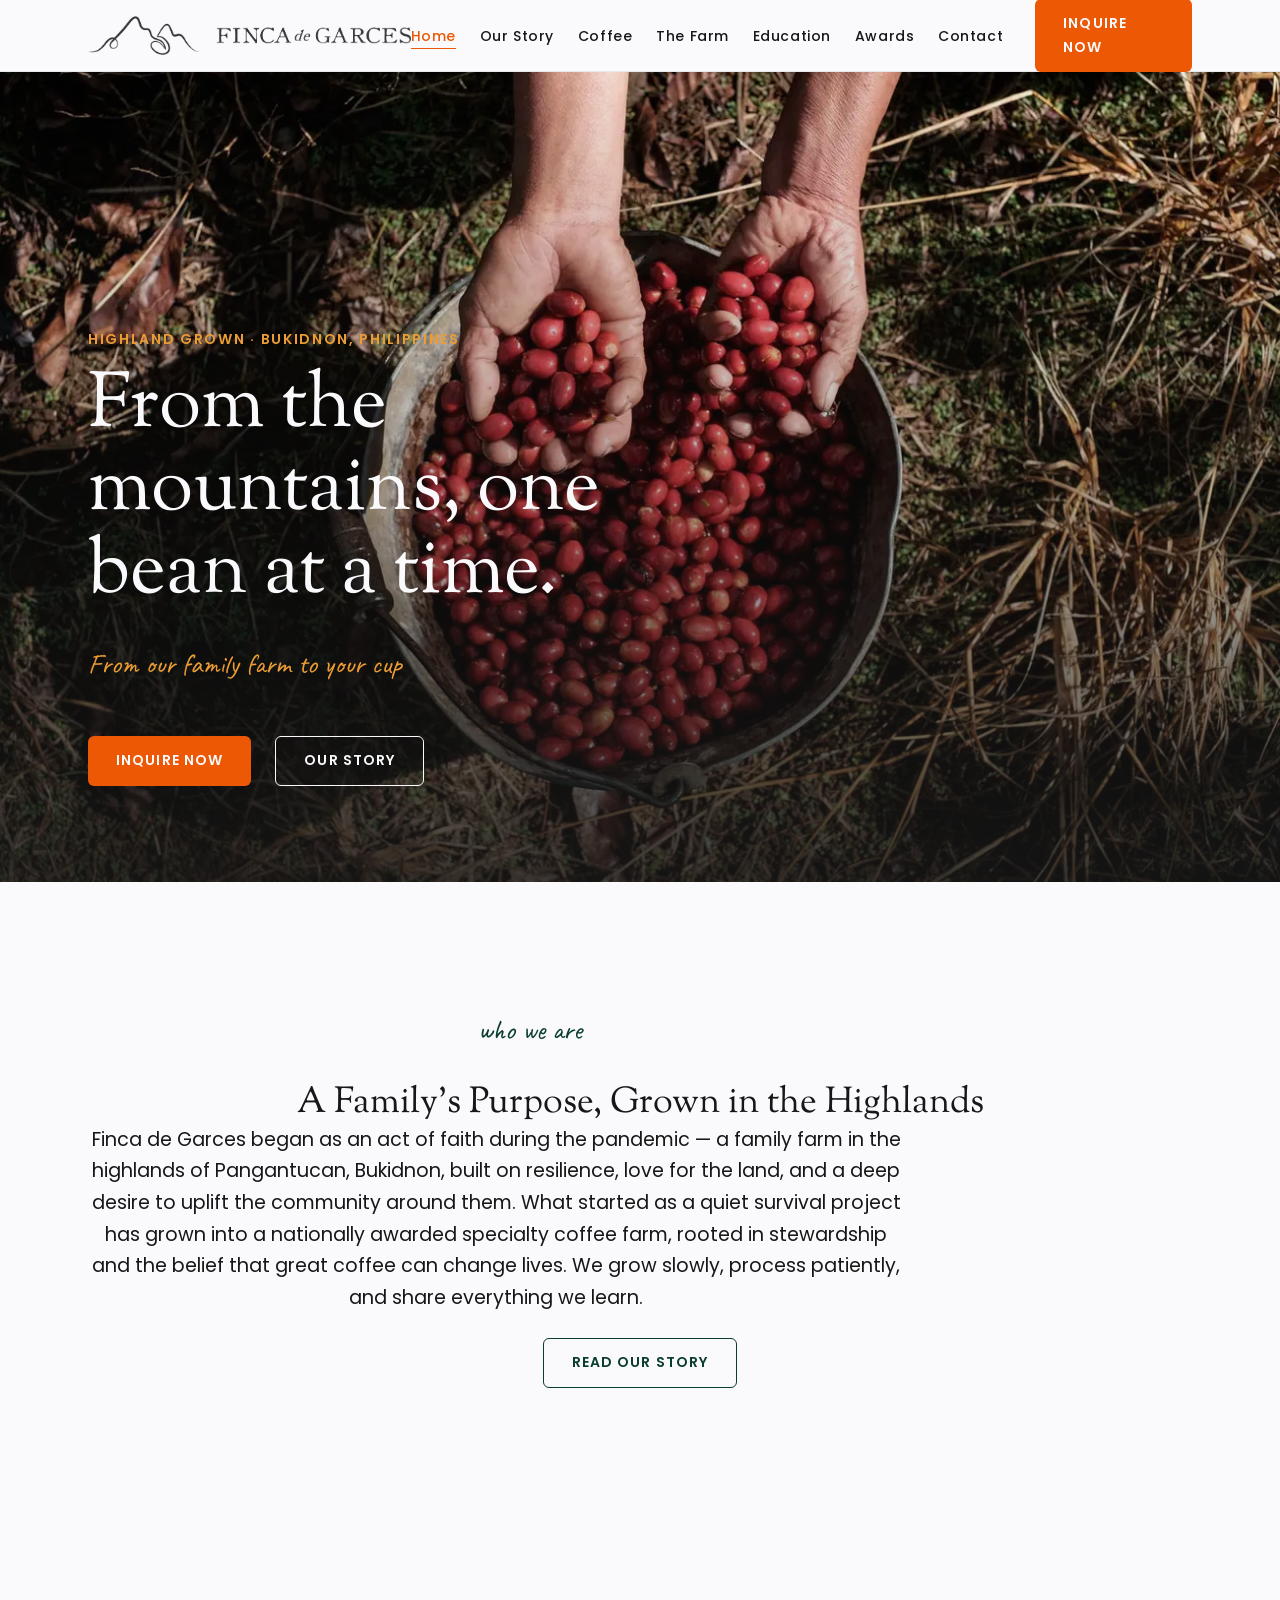
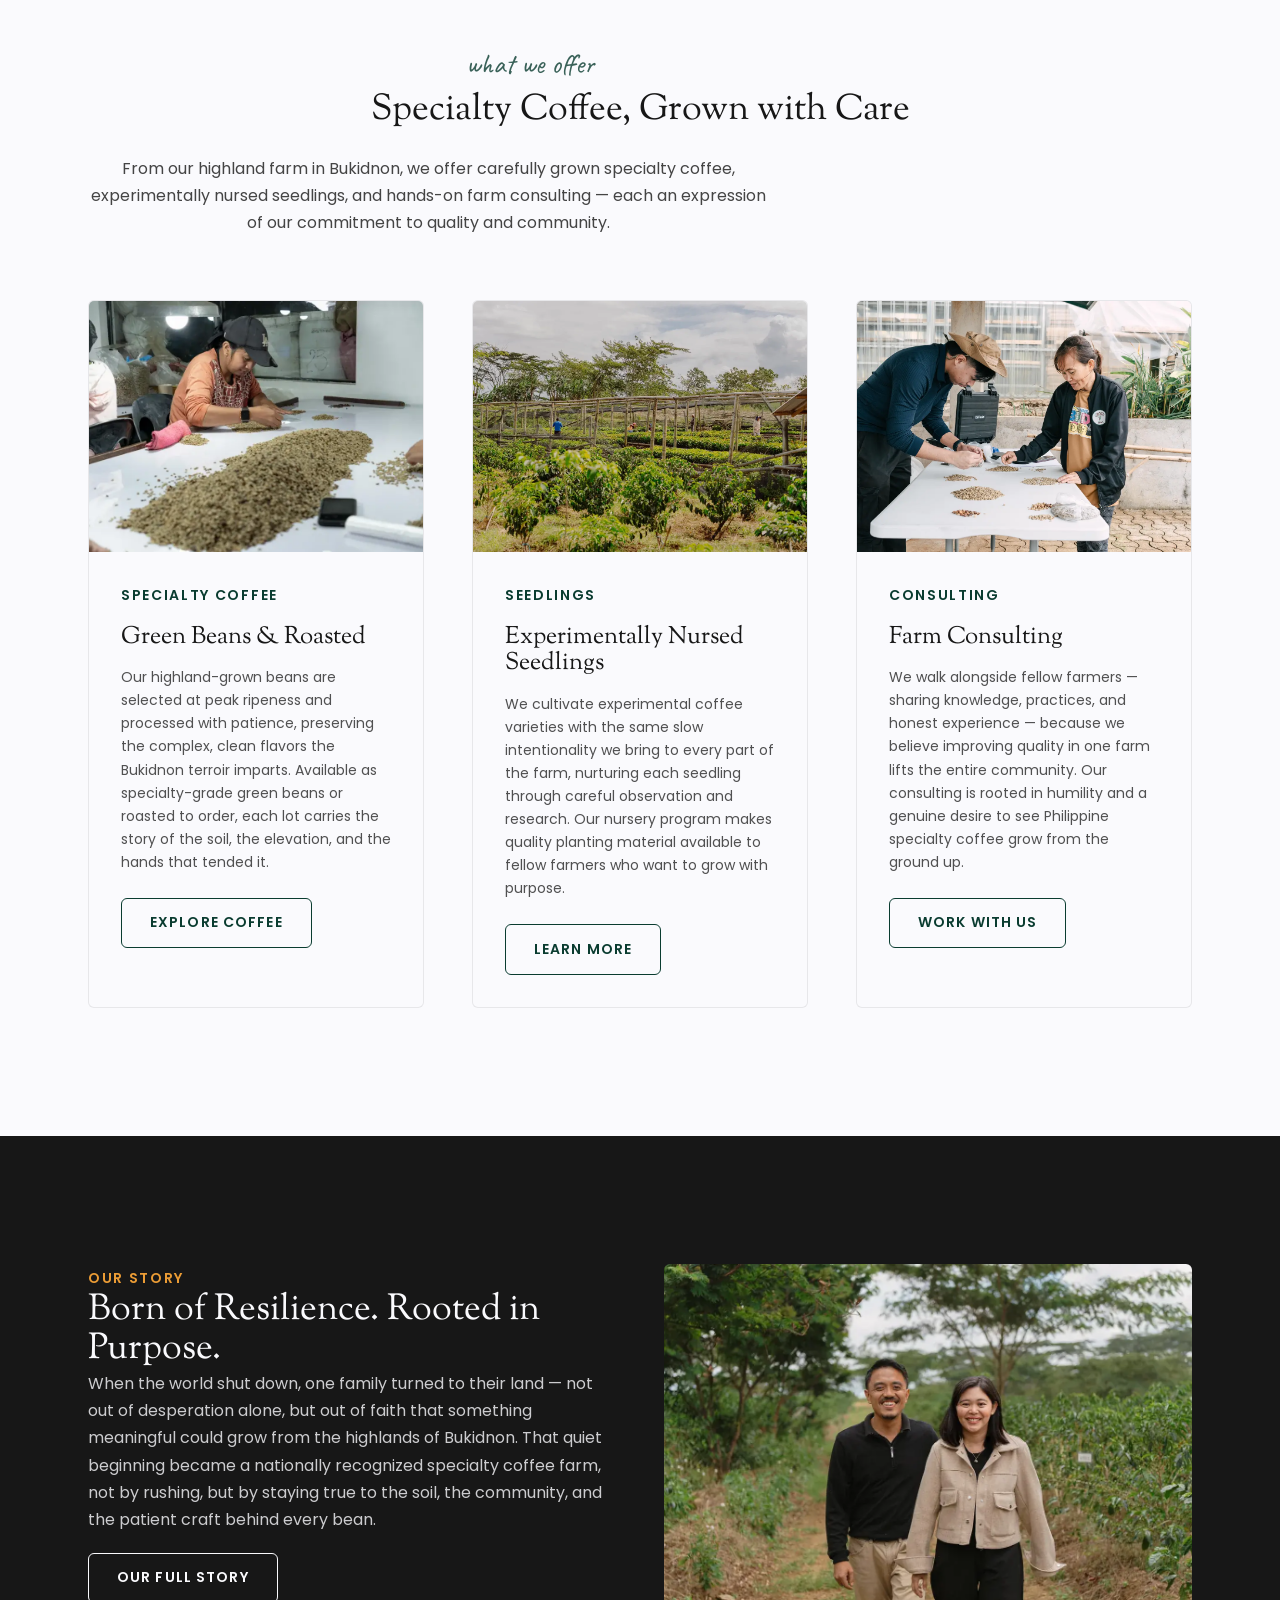
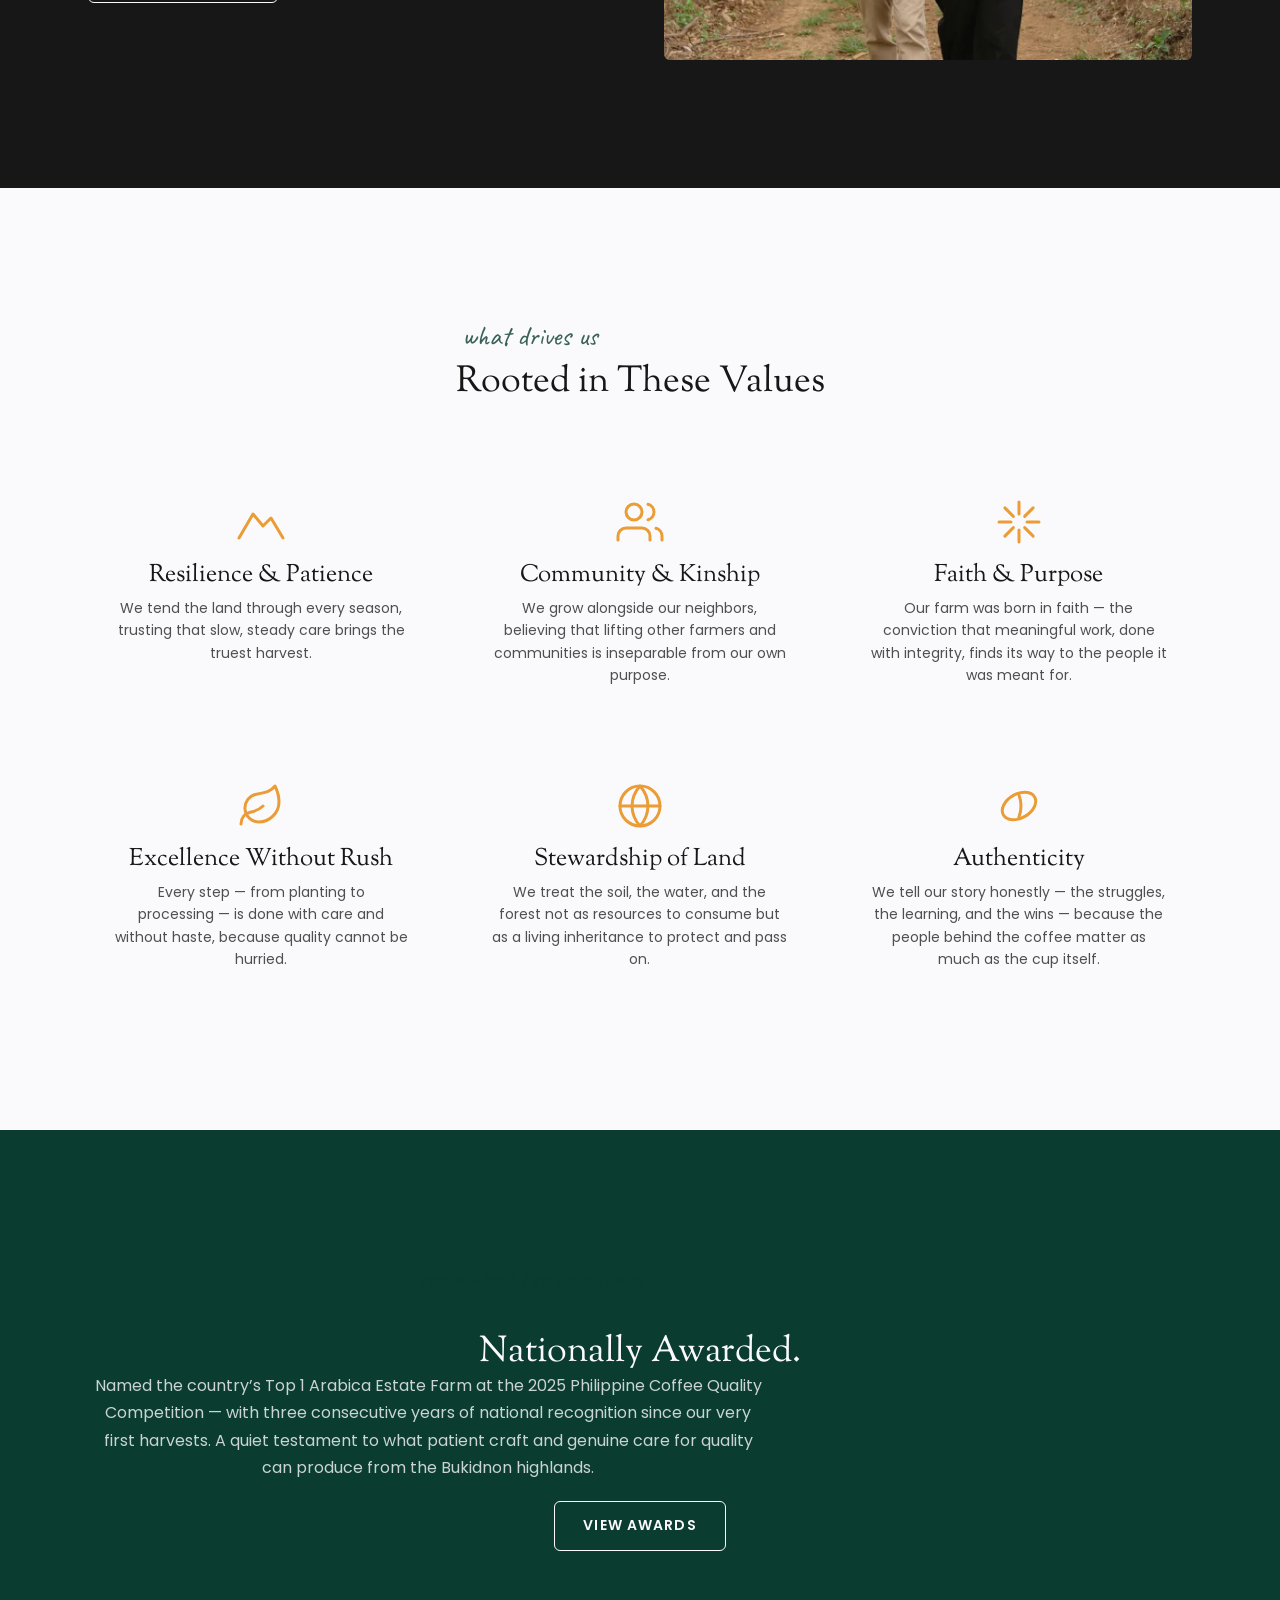
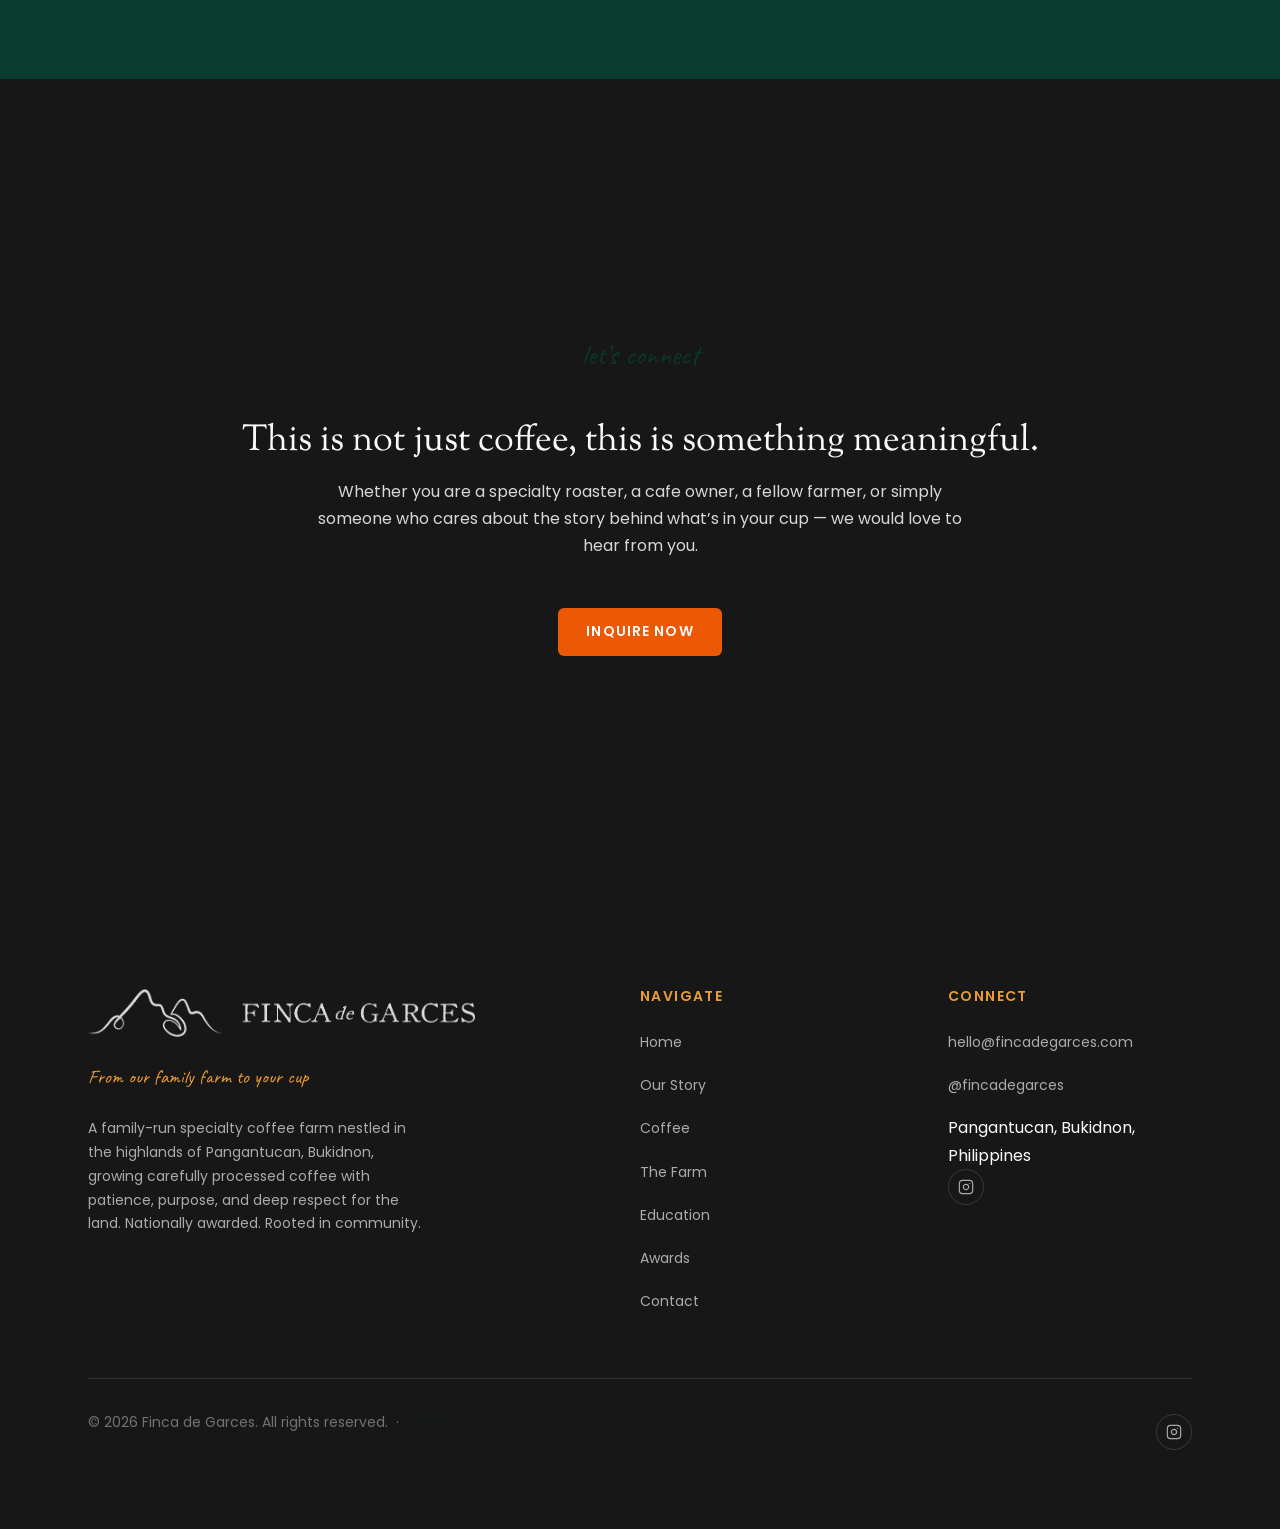
<file: index.html>
<!DOCTYPE html>
<html lang="en">
<head>
  <meta charset="UTF-8">
  <meta name="viewport" content="width=device-width, initial-scale=1.0">
  <meta http-equiv="X-UA-Compatible" content="IE=edge">
  <title>Finca de Garces — Highland Specialty Coffee, Bukidnon Philippines</title>
  <meta name="description" content="Nationally awarded family coffee farm in Pangantucan, Bukidnon — Top 1 Arabica Estate Farm at the 2025 Philippine Coffee Quality Competition. Highland green beans, roasted, and seedlings. Inquire with us.">

  <!-- Favicons -->
  <link rel="icon" href="favicon.ico" sizes="any">
  <link rel="icon" type="image/png" sizes="32x32" href="favicon-32.png">
  <link rel="icon" type="image/png" sizes="16x16" href="favicon-16.png">
  <link rel="apple-touch-icon" href="apple-touch-icon.png">

  <!-- Open Graph -->
  <meta property="og:title" content="Finca de Garces — Highland Specialty Coffee, Bukidnon Philippines">
  <meta property="og:description" content="Nationally awarded family coffee farm in Pangantucan, Bukidnon — Top 1 Arabica Estate Farm at the 2025 Philippine Coffee Quality Competition. Highland green beans, roasted, and seedlings. Inquire with us.">
  <meta property="og:type" content="website">
  <meta property="og:url" content="https://fincadegarces.com/">
  <meta property="og:image" content="https://fincadegarces.com/assets/img/og-cover.jpg">
  <meta property="og:image:width" content="1200">
  <meta property="og:image:height" content="630">

  <!-- Twitter Card -->
  <meta name="twitter:card" content="summary_large_image">
  <meta name="twitter:title" content="Finca de Garces — Highland Specialty Coffee, Bukidnon Philippines">
  <meta name="twitter:description" content="Nationally awarded family coffee farm in Pangantucan, Bukidnon — Top 1 Arabica Estate Farm at the 2025 Philippine Coffee Quality Competition. Highland green beans, roasted, and seedlings. Inquire with us.">
  <meta name="twitter:image" content="https://fincadegarces.com/assets/img/og-cover.jpg">

  <!-- Canonical -->
  <link rel="canonical" href="https://fincadegarces.com/">

  <!-- JSON-LD Organization Schema -->
  <script type="application/ld+json">
  {
    "@context": "https://schema.org",
    "@type": ["LocalBusiness", "CoffeeShop"],
    "name": "Finca de Garces",
    "url": "https://fincadegarces.com/",
    "sameAs": [
      "https://instagram.com/fincadegarces"
    ],
    "address": {
      "@type": "PostalAddress",
      "addressLocality": "New Eden, Pangantucan",
      "addressRegion": "Bukidnon",
      "addressCountry": "Philippines"
    },
    "foundingDate": "2020",
    "description": "Family-run specialty coffee farm in Pangantucan, Bukidnon, Philippines. Highland grown, carefully processed specialty coffee — green beans, roasted, and seedlings.",
    "image": "https://fincadegarces.com/assets/img/og-cover.jpg",
    "award": [
      "Top 1 Arabica Estate Farm — 2025 Philippine Coffee Quality Competition",
      "Best Arabica & Best Natural Processed Arabica — 2023 Philippine Coffee Quality Competition"
    ]
  }
  </script>

  <!-- Google Fonts preconnect -->
  <link rel="preconnect" href="https://fonts.googleapis.com">
  <link rel="preconnect" href="https://fonts.gstatic.com" crossorigin>

  <!-- Stylesheet (Google Fonts imported within) -->
  <link rel="stylesheet" href="css/styles.css">
</head>
<body>

  <!-- ── HEADER ──────────────────────────────────────────────────────────── -->
  <header class="site-header" role="banner">
    <div class="container">

      <!-- Logo -->
      <a href="index.html" class="site-logo" aria-label="Finca de Garces — return to home">
        <img src="assets/logo/logo-horizontal-roast.png" alt="Finca de Garces" width="855" height="106">
      </a>

      <!-- Primary navigation -->
      <nav class="site-nav" id="site-nav" aria-label="Primary navigation">
        <ul class="site-nav__list" role="list">
          <li><a href="index.html" class="site-nav__link active" aria-current="page">Home</a></li>
          <li><a href="our-story.html" class="site-nav__link">Our Story</a></li>
          <li><a href="coffee.html" class="site-nav__link">Coffee</a></li>
          <li><a href="farm.html" class="site-nav__link">The Farm</a></li>
          <li><a href="education.html" class="site-nav__link">Education</a></li>
          <li><a href="awards.html" class="site-nav__link">Awards</a></li>
          <li><a href="contact.html" class="site-nav__link">Contact</a></li>
        </ul>
        <a href="contact.html" class="btn btn--primary">Inquire Now</a>
      </nav>

      <!-- Mobile hamburger toggle -->
      <button
        class="nav-toggle"
        type="button"
        aria-expanded="false"
        aria-controls="site-nav"
        aria-label="Toggle navigation menu"
      >
        <span class="nav-toggle__bar"></span>
        <span class="nav-toggle__bar"></span>
        <span class="nav-toggle__bar"></span>
      </button>

    </div>

    <!-- Mobile nav overlay -->
    <div class="nav-overlay" id="nav-overlay" aria-hidden="true"></div>
  </header>

  <!-- ── MAIN CONTENT ────────────────────────────────────────────────────── -->
  <main id="main-content">

    <!-- ── SECTION 1: HERO ───────────────────────────────────────────────── -->
    <section class="hero" aria-labelledby="hero-heading">

      <!-- Hero media — full-bleed background image -->
      <div class="hero__media">
        <picture>
          <source srcset="assets/img/hero-cherries-hands.webp" type="image/webp">
          <img src="assets/img/hero-cherries-hands.jpg" alt="Hands holding freshly harvested red coffee cherries at Finca de Garces, Mt. Kalatungan, Bukidnon" width="1844" height="1229" fetchpriority="high" decoding="async">
        </picture>
      </div>

      <!-- Gradient scrim for text legibility -->
      <div class="hero__scrim" aria-hidden="true"></div>

      <!-- Hero text content -->
      <div class="hero__content">
        <p class="text-eyebrow hero__eyebrow">Highland Grown &middot; Bukidnon, Philippines</p>
        <h1 class="hero__title" id="hero-heading">From the mountains, one bean at a time.</h1>
        <p class="hero__tagline">From our family farm to your cup</p>
        <div class="hero__cta">
          <a href="contact.html" class="btn btn--primary">Inquire Now</a>
          <a href="our-story.html" class="btn btn--ghost-light">Our Story</a>
        </div>
      </div>

    </section>

    <!-- ── SECTION 2: INTRO / WHO WE ARE ─────────────────────────────────── -->
    <section class="section" aria-labelledby="intro-heading">
      <div class="container">
        <div class="text-center reveal">
          <p class="text-script">who we are</p>
          <h2 id="intro-heading">A Family&rsquo;s Purpose, Grown in the Highlands</h2>
          <p class="text-lead">
            Finca de Garces began as an act of faith during the pandemic&nbsp;&mdash; a family farm in the highlands of Pangantucan, Bukidnon, built on resilience, love for the land, and a deep desire to uplift the community around them. What started as a quiet survival project has grown into a nationally awarded specialty coffee farm, rooted in stewardship and the belief that great coffee can change lives. We grow slowly, process patiently, and share everything we learn.
          </p>
          <a href="our-story.html" class="btn btn--ghost">Read Our Story</a>
        </div>
      </div>
    </section>

    <!-- ── SECTION 3: WHAT WE OFFER ──────────────────────────────────────── -->
    <section class="section" aria-labelledby="offerings-heading">
      <div class="container">

        <div class="section-header text-center reveal">
          <p class="text-script">what we offer</p>
          <h2 id="offerings-heading">Specialty Coffee, Grown with Care</h2>
          <p>
            From our highland farm in Bukidnon, we offer carefully grown specialty coffee, experimentally nursed seedlings, and hands-on farm consulting&nbsp;&mdash; each an expression of our commitment to quality and community.
          </p>
        </div>

        <div class="grid grid--3">

          <!-- Card 1: Green Beans & Roasted -->
          <article class="card reveal">
            <div class="card__media">
              <picture>
                <source srcset="assets/img/green-beans-sorting.webp" type="image/webp">
                <img src="assets/img/green-beans-sorting.jpg" alt="Freshly processed green coffee beans from Finca de Garces" width="900" height="600" loading="lazy" decoding="async">
              </picture>
            </div>
            <div class="card__body">
              <span class="text-eyebrow card__eyebrow">Specialty Coffee</span>
              <h3 class="card__title">Green Beans &amp; Roasted</h3>
              <p class="card__text">
                Our highland-grown beans are selected at peak ripeness and processed with patience, preserving the complex, clean flavors the Bukidnon terroir imparts. Available as specialty-grade green beans or roasted to order, each lot carries the story of the soil, the elevation, and the hands that tended it.
              </p>
              <a href="coffee.html" class="btn btn--ghost">Explore Coffee</a>
            </div>
          </article>

          <!-- Card 2: Seedlings -->
          <article class="card reveal reveal--delay-1">
            <div class="card__media">
              <picture>
                <source srcset="assets/img/seedling-nursery.webp" type="image/webp">
                <img src="assets/img/seedling-nursery.jpg" alt="Young coffee seedlings nurtured at Finca de Garces nursery" width="1280" height="853" loading="lazy" decoding="async">
              </picture>
            </div>
            <div class="card__body">
              <span class="text-eyebrow card__eyebrow">Seedlings</span>
              <h3 class="card__title">Experimentally Nursed Seedlings</h3>
              <p class="card__text">
                We cultivate experimental coffee varieties with the same slow intentionality we bring to every part of the farm, nurturing each seedling through careful observation and research. Our nursery program makes quality planting material available to fellow farmers who want to grow with purpose.
              </p>
              <a href="coffee.html#seedlings" class="btn btn--ghost">Learn More</a>
            </div>
          </article>

          <!-- Card 3: Farm Consulting -->
          <article class="card reveal reveal--delay-2">
            <div class="card__media">
              <picture>
                <source srcset="assets/img/farmers-grading.webp" type="image/webp">
                <img src="assets/img/farmers-grading.jpg" alt="Finca de Garces sharing grading and quality knowledge with fellow farmers" width="1280" height="853" loading="lazy" decoding="async">
              </picture>
            </div>
            <div class="card__body">
              <span class="text-eyebrow card__eyebrow">Consulting</span>
              <h3 class="card__title">Farm Consulting</h3>
              <p class="card__text">
                We walk alongside fellow farmers&nbsp;&mdash; sharing knowledge, practices, and honest experience&nbsp;&mdash; because we believe improving quality in one farm lifts the entire community. Our consulting is rooted in humility and a genuine desire to see Philippine specialty coffee grow from the ground up.
              </p>
              <a href="education.html" class="btn btn--ghost">Work With Us</a>
            </div>
          </article>

        </div><!-- /.grid.grid--3 -->
      </div><!-- /.container -->
    </section>

    <!-- ── SECTION 4: STORY TEASER ────────────────────────────────────────── -->
    <section class="section section--inverse" aria-labelledby="story-teaser-heading">
      <div class="container">
        <div class="grid grid--2">

          <!-- Left: Text -->
          <div class="reveal">
            <span class="text-eyebrow">Our Story</span>
            <h2 id="story-teaser-heading">Born of Resilience. Rooted in Purpose.</h2>
            <p style="opacity: 0.8;">
              When the world shut down, one family turned to their land&nbsp;&mdash; not out of desperation alone, but out of faith that something meaningful could grow from the highlands of Bukidnon. That quiet beginning became a nationally recognized specialty coffee farm, not by rushing, but by staying true to the soil, the community, and the patient craft behind every bean.
            </p>
            <a href="our-story.html" class="btn btn--ghost-light">Our Full Story</a>
          </div>

          <!-- Right: Image -->
          <div class="reveal reveal--delay-1">
            <div class="story-img">
              <picture>
                <source srcset="assets/img/farmers-walking.webp" type="image/webp">
                <img src="assets/img/farmers-walking.jpg" alt="The Garces family among coffee trees on their Bukidnon highland farm" width="1280" height="853" loading="lazy" decoding="async">
              </picture>
            </div>
          </div>

        </div><!-- /.grid.grid--2 -->
      </div><!-- /.container -->
    </section>

    <!-- ── SECTION 5: VALUES STRIP ────────────────────────────────────────── -->
    <section class="section" aria-labelledby="values-heading">
      <div class="container">

        <div class="section-header text-center reveal">
          <p class="text-script">what drives us</p>
          <h2 id="values-heading">Rooted in These Values</h2>
        </div>

        <div class="values-grid">

          <!-- Value 1: Resilience & Patience -->
          <div class="value-item reveal">
            <div class="value-item__icon" aria-hidden="true">
              <svg
                xmlns="http://www.w3.org/2000/svg"
                viewBox="0 0 24 24"
                width="48"
                height="48"
                fill="none"
                stroke="currentColor"
                stroke-width="1.5"
                stroke-linecap="round"
                stroke-linejoin="round"
              >
                <!-- Mountain silhouette -->
                <polyline points="1 20 8 8 13 14 17 10 23 20"></polyline>
              </svg>
            </div>
            <h3 class="value-item__name">Resilience &amp; Patience</h3>
            <p class="value-item__desc">We tend the land through every season, trusting that slow, steady care brings the truest harvest.</p>
          </div>

          <!-- Value 2: Community & Kinship -->
          <div class="value-item reveal reveal--delay-1">
            <div class="value-item__icon" aria-hidden="true">
              <svg
                xmlns="http://www.w3.org/2000/svg"
                viewBox="0 0 24 24"
                width="48"
                height="48"
                fill="none"
                stroke="currentColor"
                stroke-width="1.5"
                stroke-linecap="round"
                stroke-linejoin="round"
              >
                <!-- Two hands / people together -->
                <path d="M17 21v-2a4 4 0 0 0-4-4H5a4 4 0 0 0-4 4v2"></path>
                <circle cx="9" cy="7" r="4"></circle>
                <path d="M23 21v-2a4 4 0 0 0-3-3.87"></path>
                <path d="M16 3.13a4 4 0 0 1 0 7.75"></path>
              </svg>
            </div>
            <h3 class="value-item__name">Community &amp; Kinship</h3>
            <p class="value-item__desc">We grow alongside our neighbors, believing that lifting other farmers and communities is inseparable from our own purpose.</p>
          </div>

          <!-- Value 3: Faith & Purpose -->
          <div class="value-item reveal reveal--delay-2">
            <div class="value-item__icon" aria-hidden="true">
              <svg
                xmlns="http://www.w3.org/2000/svg"
                viewBox="0 0 24 24"
                width="48"
                height="48"
                fill="none"
                stroke="currentColor"
                stroke-width="1.5"
                stroke-linecap="round"
                stroke-linejoin="round"
              >
                <!-- Seed sprouting / star shape -->
                <path d="M12 2v6"></path>
                <path d="M12 22v-6"></path>
                <path d="M4.93 4.93l4.24 4.24"></path>
                <path d="M19.07 19.07l-4.24-4.24"></path>
                <path d="M2 12h6"></path>
                <path d="M22 12h-6"></path>
                <path d="M4.93 19.07l4.24-4.24"></path>
                <path d="M19.07 4.93l-4.24 4.24"></path>
              </svg>
            </div>
            <h3 class="value-item__name">Faith &amp; Purpose</h3>
            <p class="value-item__desc">Our farm was born in faith&nbsp;&mdash; the conviction that meaningful work, done with integrity, finds its way to the people it was meant for.</p>
          </div>

          <!-- Value 4: Excellence Without Rush -->
          <div class="value-item reveal reveal--delay-3">
            <div class="value-item__icon" aria-hidden="true">
              <svg
                xmlns="http://www.w3.org/2000/svg"
                viewBox="0 0 24 24"
                width="48"
                height="48"
                fill="none"
                stroke="currentColor"
                stroke-width="1.5"
                stroke-linecap="round"
                stroke-linejoin="round"
              >
                <!-- Leaf shape -->
                <path d="M11 20A7 7 0 0 1 9.8 6.1C15.5 5 17 4.48 19 2c1 2 2 4.18 2 8 0 5.5-4.78 10-10 10z"></path>
                <path d="M2 21c0-3 1.85-5.36 5.08-6C9.5 14.52 12 13 13 12"></path>
              </svg>
            </div>
            <h3 class="value-item__name">Excellence Without Rush</h3>
            <p class="value-item__desc">Every step&nbsp;&mdash; from planting to processing&nbsp;&mdash; is done with care and without haste, because quality cannot be hurried.</p>
          </div>

          <!-- Value 5: Stewardship of Land -->
          <div class="value-item reveal reveal--delay-1">
            <div class="value-item__icon" aria-hidden="true">
              <svg
                xmlns="http://www.w3.org/2000/svg"
                viewBox="0 0 24 24"
                width="48"
                height="48"
                fill="none"
                stroke="currentColor"
                stroke-width="1.5"
                stroke-linecap="round"
                stroke-linejoin="round"
              >
                <!-- Globe / earth terrain -->
                <circle cx="12" cy="12" r="10"></circle>
                <path d="M2 12h20"></path>
                <path d="M12 2a15.3 15.3 0 0 1 4 10 15.3 15.3 0 0 1-4 10 15.3 15.3 0 0 1-4-10 15.3 15.3 0 0 1 4-10z"></path>
              </svg>
            </div>
            <h3 class="value-item__name">Stewardship of Land</h3>
            <p class="value-item__desc">We treat the soil, the water, and the forest not as resources to consume but as a living inheritance to protect and pass on.</p>
          </div>

          <!-- Value 6: Authenticity -->
          <div class="value-item reveal reveal--delay-2">
            <div class="value-item__icon" aria-hidden="true">
              <svg
                xmlns="http://www.w3.org/2000/svg"
                viewBox="0 0 24 24"
                width="48"
                height="48"
                fill="none"
                stroke="currentColor"
                stroke-width="1.5"
                stroke-linecap="round"
                stroke-linejoin="round"
              >
                <!-- Coffee bean / oval circle with center line -->
                <ellipse cx="12" cy="12" rx="9" ry="6" transform="rotate(-30 12 12)"></ellipse>
                <path d="M12 6.5 Q14 12 12 17.5" stroke-width="1.5"></path>
              </svg>
            </div>
            <h3 class="value-item__name">Authenticity</h3>
            <p class="value-item__desc">We tell our story honestly&nbsp;&mdash; the struggles, the learning, and the wins&nbsp;&mdash; because the people behind the coffee matter as much as the cup itself.</p>
          </div>

        </div><!-- /.values-grid -->
      </div><!-- /.container -->
    </section>

    <!-- ── SECTION 6: AWARDS TEASER ───────────────────────────────────────── -->
    <section class="section section--canopy" aria-labelledby="awards-heading">
      <div class="container text-center reveal">
        <p class="text-script">recognized for excellence</p>
        <h2 id="awards-heading">Nationally Awarded.</h2>
        <p style="opacity: 0.8;">
          Named the country&rsquo;s Top 1 Arabica Estate Farm at the 2025 Philippine Coffee Quality Competition &mdash; with three consecutive years of national recognition since our very first harvests. A quiet testament to what patient craft and genuine care for quality can produce from the Bukidnon highlands.
        </p>
        <a href="awards.html" class="btn btn--ghost-light">View Awards</a>
      </div>
    </section>

    <!-- ── SECTION 7: CLOSING CTA BAND ───────────────────────────────────── -->
    <section class="section section--inverse" aria-labelledby="cta-heading">
      <div class="container cta-band">
        <p class="text-script">let&rsquo;s connect</p>
        <h2 id="cta-heading">This is not just coffee, this is something meaningful.</h2>
        <p>
          Whether you are a specialty roaster, a cafe owner, a fellow farmer, or simply someone who cares about the story behind what&rsquo;s in your cup&nbsp;&mdash; we would love to hear from you.
        </p>
        <a href="contact.html" class="btn btn--primary">Inquire Now</a>
      </div>
    </section>

  </main><!-- /#main-content -->

  <!-- ── FOOTER ──────────────────────────────────────────────────────────── -->
  <footer class="site-footer" role="contentinfo">
    <div class="container">

      <div class="site-footer__grid">

        <!-- Col 1: Brand -->
        <div class="site-footer__brand">
          <a href="index.html" class="site-logo" aria-label="Finca de Garces — return to home">
            <img src="assets/logo/logo-horizontal-cream.png" alt="Finca de Garces" width="855" height="106">
          </a>
          <p class="site-footer__tagline">From our family farm to your cup</p>
          <p class="site-footer__desc">
            A family-run specialty coffee farm nestled in the highlands of Pangantucan, Bukidnon, growing carefully processed coffee with patience, purpose, and deep respect for the land. Nationally awarded. Rooted in community.
          </p>
        </div>

        <!-- Col 2: Navigate -->
        <div class="site-footer__col">
          <h4>Navigate</h4>
          <ul class="site-footer__links" role="list">
            <li><a href="index.html">Home</a></li>
            <li><a href="our-story.html">Our Story</a></li>
            <li><a href="coffee.html">Coffee</a></li>
            <li><a href="farm.html">The Farm</a></li>
            <li><a href="education.html">Education</a></li>
            <li><a href="awards.html">Awards</a></li>
            <li><a href="contact.html">Contact</a></li>
          </ul>
        </div>

        <!-- Col 3: Connect -->
        <div class="site-footer__col">
          <h4>Connect</h4>
          <ul class="site-footer__links" role="list">
            <li>
              <!-- TODO: add email address -->
              <a href="mailto:hello@fincadegarces.com" aria-label="Email Finca de Garces">
                <!-- TODO: add email -->
                hello@fincadegarces.com
              </a>
            </li>
            <li>
              <a
                href="https://instagram.com/fincadegarces"
                target="_blank"
                rel="noopener noreferrer"
                aria-label="Follow @fincadegarces on Instagram"
              >
                @fincadegarces
              </a>
            </li>
            <li>
              <span>Pangantucan, Bukidnon, Philippines</span>
            </li>
          </ul>

          <!-- Social links -->
          <nav class="social-links" aria-label="Social media links">
            <a
              href="https://instagram.com/fincadegarces"
              target="_blank"
              rel="noopener noreferrer"
              aria-label="Follow @fincadegarces on Instagram"
            >
              <!-- Instagram SVG icon -->
              <svg
                xmlns="http://www.w3.org/2000/svg"
                viewBox="0 0 24 24"
                width="16"
                height="16"
                fill="none"
                stroke="currentColor"
                stroke-width="1.75"
                stroke-linecap="round"
                stroke-linejoin="round"
                aria-hidden="true"
                focusable="false"
              >
                <rect x="2" y="2" width="20" height="20" rx="5" ry="5"></rect>
                <path d="M16 11.37A4 4 0 1 1 12.63 8 4 4 0 0 1 16 11.37z"></path>
                <line x1="17.5" y1="6.5" x2="17.51" y2="6.5"></line>
              </svg>
            </a>
          </nav>
        </div>

      </div><!-- /.site-footer__grid -->

      <!-- Footer bottom row -->
      <div class="site-footer__bottom">
        <p class="site-footer__legal">
          &copy; 2026 Finca de Garces. All rights reserved.
          &nbsp;&middot;&nbsp;
          <a href="contact.html" class="site-footer__legal">Inquire</a>
        </p>

        <!-- Social links repeated in bottom row -->
        <nav class="social-links" aria-label="Social media links footer">
          <a
            href="https://instagram.com/fincadegarces"
            target="_blank"
            rel="noopener noreferrer"
            aria-label="Follow @fincadegarces on Instagram"
          >
            <svg
              xmlns="http://www.w3.org/2000/svg"
              viewBox="0 0 24 24"
              width="16"
              height="16"
              fill="none"
              stroke="currentColor"
              stroke-width="1.75"
              stroke-linecap="round"
              stroke-linejoin="round"
              aria-hidden="true"
              focusable="false"
            >
              <rect x="2" y="2" width="20" height="20" rx="5" ry="5"></rect>
              <path d="M16 11.37A4 4 0 1 1 12.63 8 4 4 0 0 1 16 11.37z"></path>
              <line x1="17.5" y1="6.5" x2="17.51" y2="6.5"></line>
            </svg>
          </a>
        </nav>
      </div><!-- /.site-footer__bottom -->

    </div><!-- /.container -->
  </footer>

  <script src="js/main.js" defer></script>
</body>
</html>
</file>
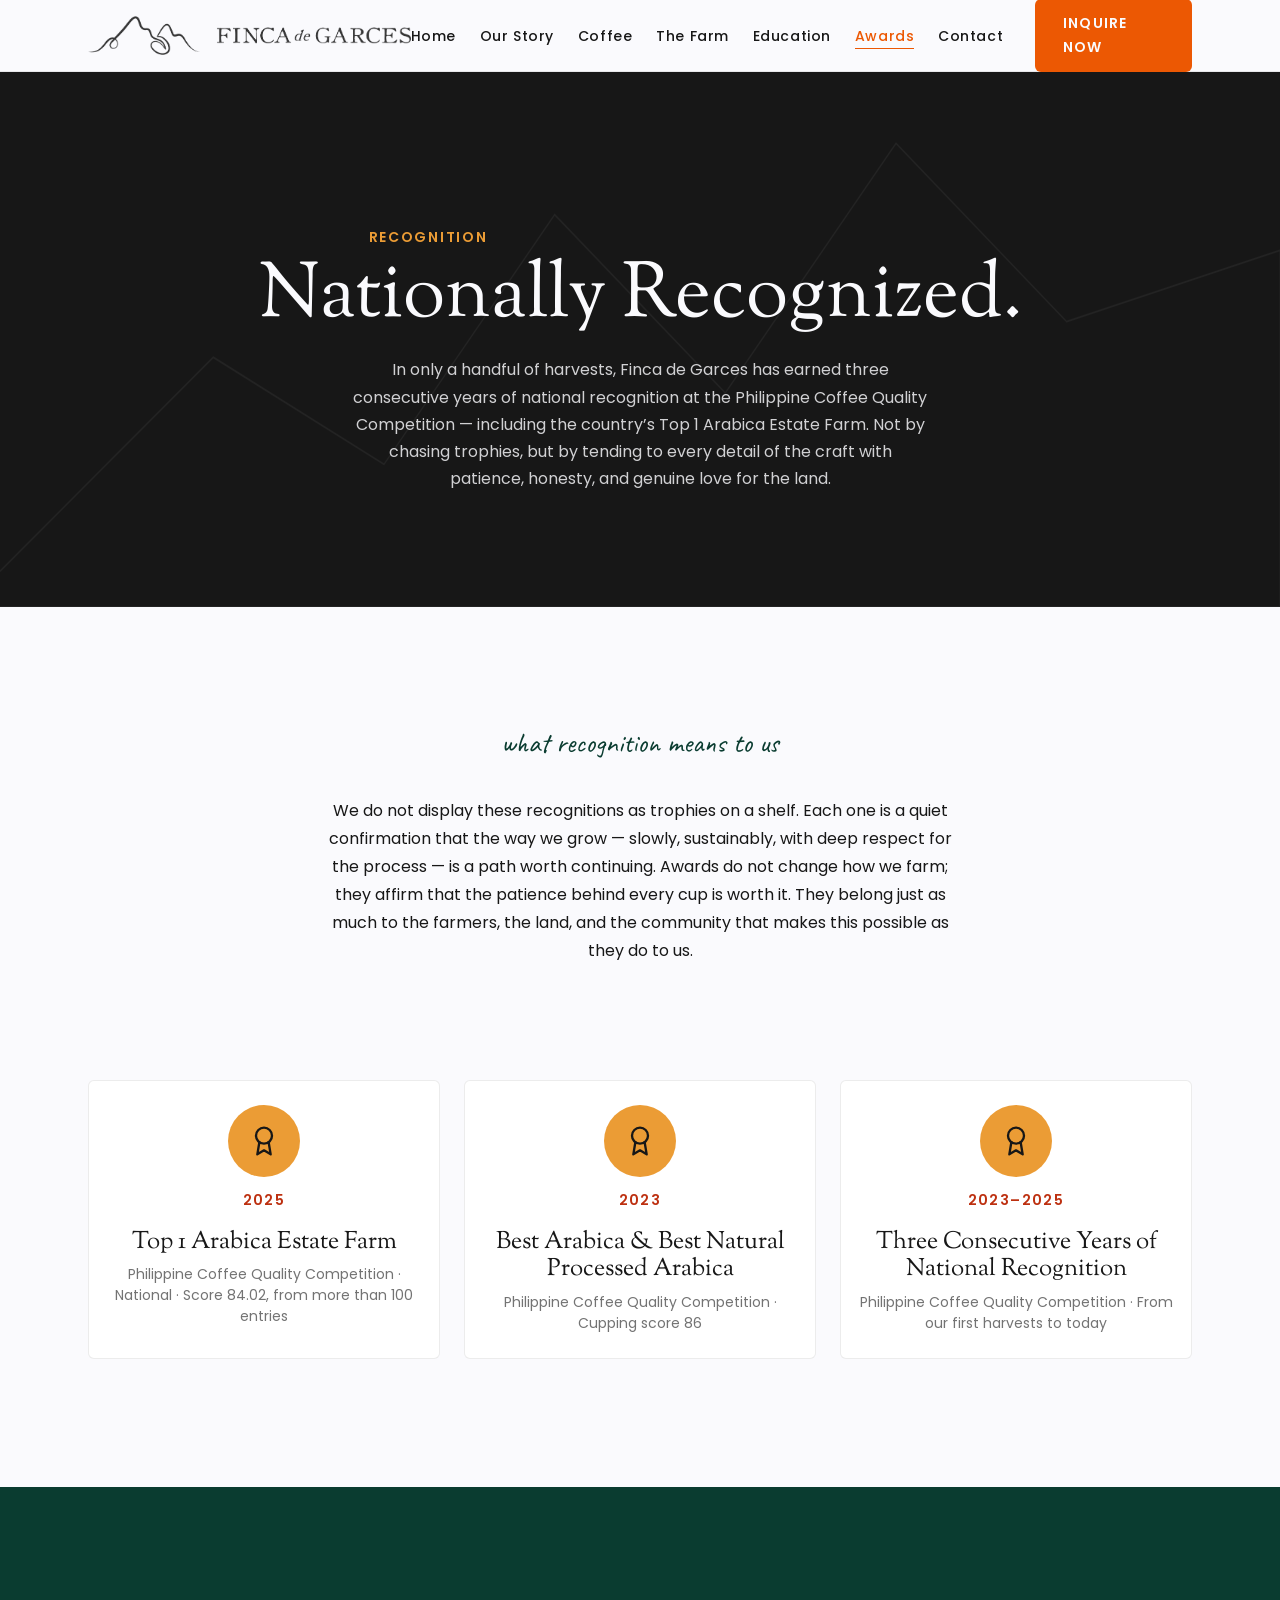
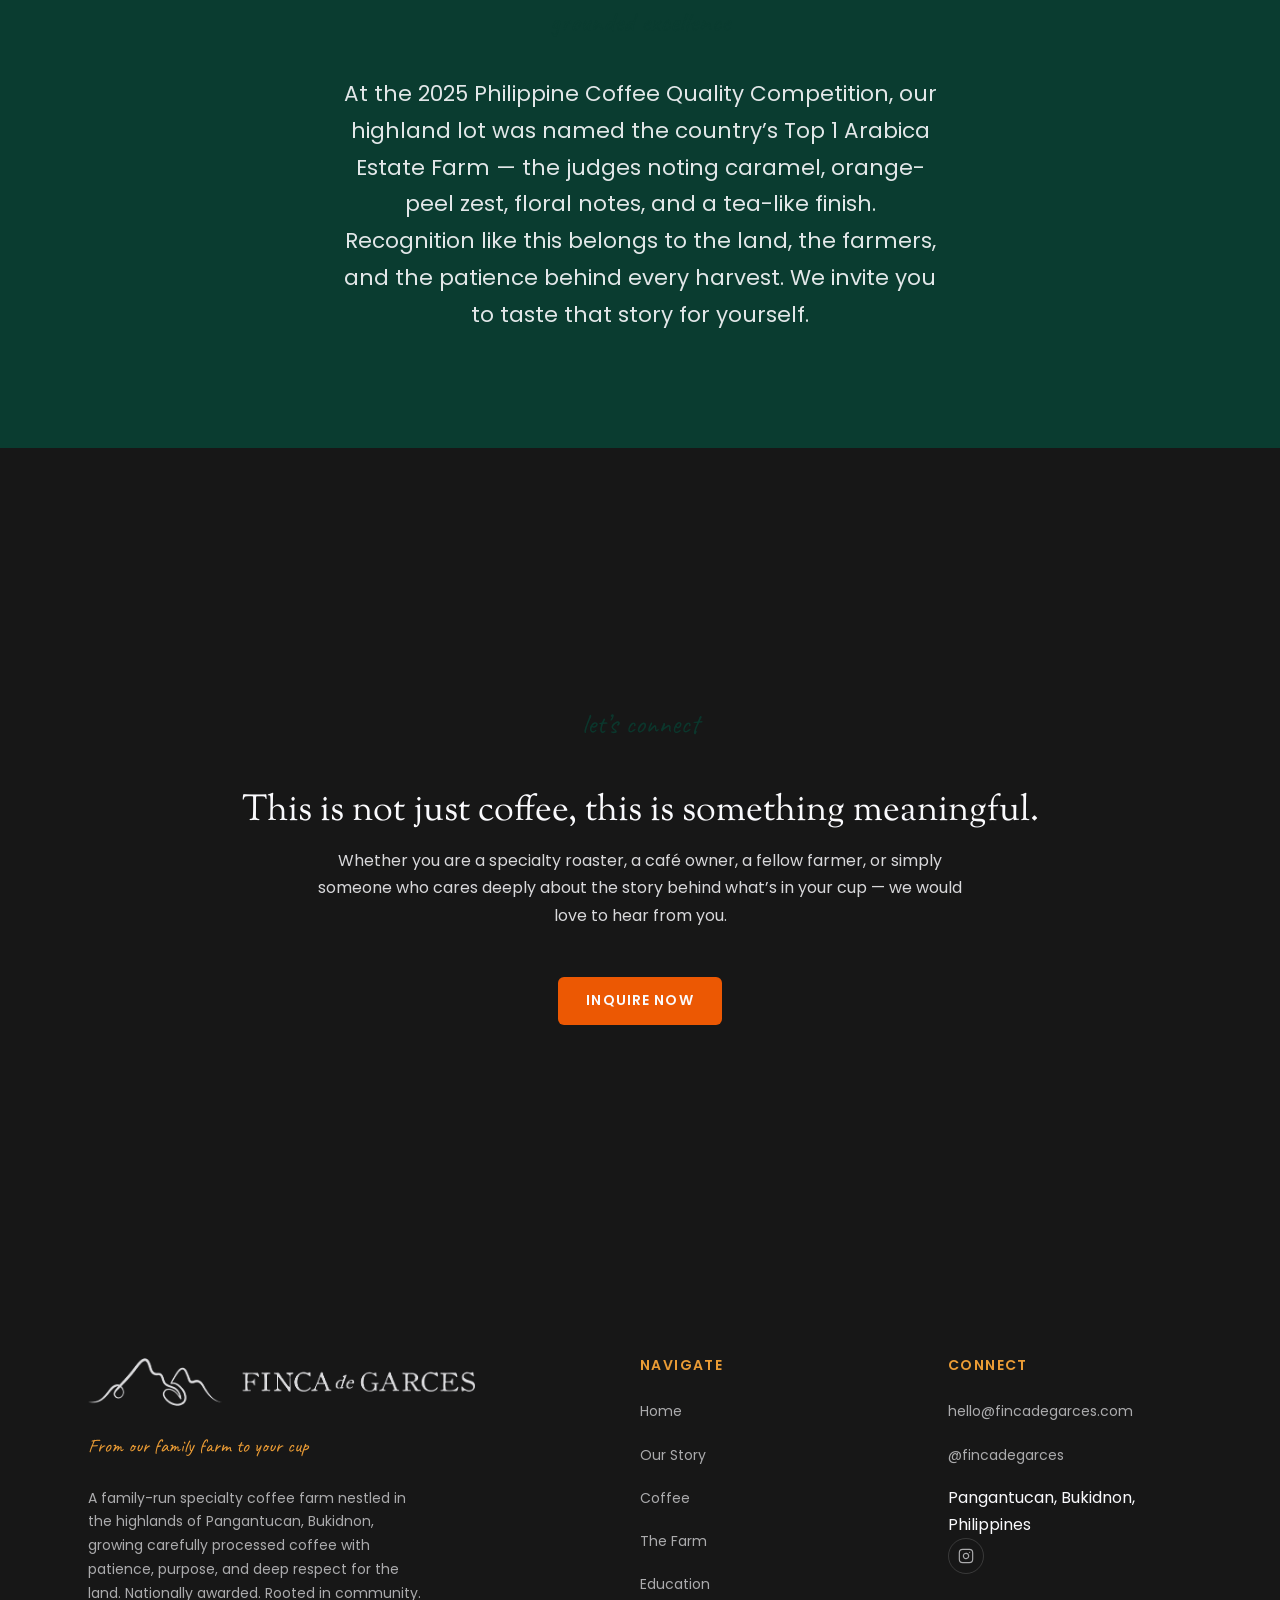
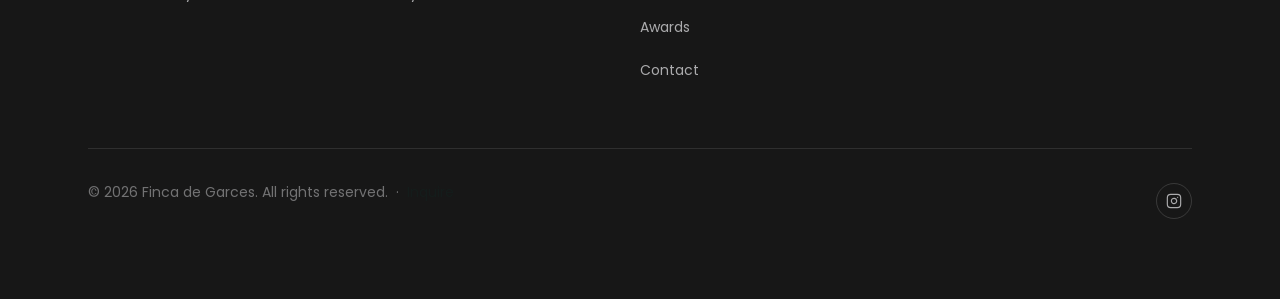
<file: awards.html>
<!DOCTYPE html>
<html lang="en">
<head>
  <meta charset="UTF-8">
  <meta name="viewport" content="width=device-width, initial-scale=1.0">
  <meta http-equiv="X-UA-Compatible" content="IE=edge">
  <title>Awards — Finca de Garces | Nationally Recognized Specialty Coffee</title>
  <meta name="description" content="Three consecutive years of national recognition at the Philippine Coffee Quality Competition — including Top 1 Arabica Estate Farm (2025) and Best Arabica (2023). Highland specialty coffee from Finca de Garces, Bukidnon.">

  <!-- Favicons -->
  <link rel="icon" href="favicon.ico" sizes="any">
  <link rel="icon" type="image/png" sizes="32x32" href="favicon-32.png">
  <link rel="icon" type="image/png" sizes="16x16" href="favicon-16.png">
  <link rel="apple-touch-icon" href="apple-touch-icon.png">

  <!-- Open Graph -->
  <meta property="og:title" content="Awards — Finca de Garces | Nationally Recognized Specialty Coffee">
  <meta property="og:description" content="Three consecutive years of national recognition at the Philippine Coffee Quality Competition — including Top 1 Arabica Estate Farm (2025) and Best Arabica (2023). Highland specialty coffee from Finca de Garces, Bukidnon.">
  <meta property="og:type" content="website">
  <meta property="og:url" content="https://fincadegarces.com/awards.html">
  <meta property="og:image" content="https://fincadegarces.com/assets/img/og-cover.jpg">
  <meta property="og:image:width" content="1200">
  <meta property="og:image:height" content="630">

  <!-- Twitter Card -->
  <meta name="twitter:card" content="summary_large_image">
  <meta name="twitter:title" content="Awards — Finca de Garces | Nationally Recognized Specialty Coffee">
  <meta name="twitter:description" content="Three consecutive years of national recognition at the Philippine Coffee Quality Competition — including Top 1 Arabica Estate Farm (2025) and Best Arabica (2023). Highland specialty coffee from Finca de Garces, Bukidnon.">
  <meta name="twitter:image" content="https://fincadegarces.com/assets/img/og-cover.jpg">

  <!-- Canonical -->
  <link rel="canonical" href="https://fincadegarces.com/awards.html">

  <!-- JSON-LD Organization Schema -->
  <script type="application/ld+json">
  {
    "@context": "https://schema.org",
    "@type": ["LocalBusiness", "CoffeeShop"],
    "name": "Finca de Garces",
    "url": "https://fincadegarces.com/",
    "sameAs": [
      "https://instagram.com/fincadegarces"
    ],
    "address": {
      "@type": "PostalAddress",
      "addressLocality": "Pangantucan",
      "addressRegion": "Bukidnon",
      "addressCountry": "Philippines"
    },
    "description": "Family-run specialty coffee farm in Pangantucan, Bukidnon, Philippines. Nationally recognized in Philippine specialty coffee.",
    "image": "https://fincadegarces.com/assets/img/og-cover.jpg",
    "award": [
      "Top 1 Arabica Estate Farm — 2025 Philippine Coffee Quality Competition (score 84.02)",
      "Best Arabica — 2023 Philippine Coffee Quality Competition (score 86)",
      "Best Natural Processed Arabica — 2023 Philippine Coffee Quality Competition"
    ]
  }
  </script>

  <!-- Google Fonts preconnect -->
  <link rel="preconnect" href="https://fonts.googleapis.com">
  <link rel="preconnect" href="https://fonts.gstatic.com" crossorigin>

  <!-- Stylesheet (Google Fonts imported within) -->
  <link rel="stylesheet" href="css/styles.css">

  <!-- Awards-page scoped styles -->
  <style>
    /* ── Page Hero (roast bg) ────────────────────────────────────────────── */
    .awards-hero {
      background-color: var(--color-roast);
      color: var(--color-cream);
      padding: clamp(5rem, 12vw, 10rem) 0 clamp(4rem, 9vw, 8rem);
      text-align: center;
      position: relative;
      overflow: hidden;
    }

    /* Subtle decorative mountain line watermark */
    .awards-hero::before {
      content: "";
      position: absolute;
      inset: 0;
      background-image: url("data:image/svg+xml,%3Csvg xmlns='http://www.w3.org/2000/svg' viewBox='0 0 1200 300' preserveAspectRatio='none'%3E%3Cpolyline points='0,280 200,160 360,220 520,80 680,180 840,40 1000,140 1200,100 1200,300 0,300' fill='none' stroke='%23FAFAFD' stroke-width='1' opacity='0.05'/%3E%3C/svg%3E");
      background-size: cover;
      background-position: center bottom;
      pointer-events: none;
    }

    .awards-hero .container {
      position: relative;
      z-index: 1;
    }

    .awards-hero .text-eyebrow {
      color: var(--color-gold);
      margin-bottom: var(--space-2);
    }

    .awards-hero__title {
      font-family: var(--font-display);
      font-size: var(--fs-hero);
      line-height: 1.08;
      margin: 0 0 var(--space-3);
      color: var(--color-cream);
    }

    .awards-hero__lead {
      font-size: var(--fs-body);
      line-height: 1.7;
      max-width: 58ch;
      margin: 0 auto;
      opacity: 0.82;
    }

    /* ── Intro paragraph (cream bg) ─────────────────────────────────────── */
    .awards-intro {
      background-color: var(--color-cream);
      padding: clamp(4rem, 9vw, 8rem) 0;
    }

    .awards-intro__inner {
      max-width: 64ch;
      margin: 0 auto;
      text-align: center;
    }

    .awards-intro__text {
      font-size: var(--fs-body);
      line-height: 1.75;
      color: var(--color-roast);
    }

    /* ── Awards Grid section ─────────────────────────────────────────────── */
    .awards-grid-section {
      background-color: var(--color-cream);
      padding: 0 0 clamp(4rem, 10vw, 9rem);
    }

    /* 3-column grid, collapses to 2 then 1 */
    .awards-grid {
      display: grid;
      grid-template-columns: repeat(3, 1fr);
      gap: var(--space-4);
    }

    @media (max-width: 900px) {
      .awards-grid {
        grid-template-columns: repeat(2, 1fr);
      }
    }

    @media (max-width: 580px) {
      .awards-grid {
        grid-template-columns: 1fr;
      }
    }

    /* ── Award Card ──────────────────────────────────────────────────────── */
    .card--award {
      background-color: #fff;
      border: 1px solid rgba(23, 23, 23, 0.08);
      border-radius: 6px;
      padding: var(--space-4) var(--space-3);
      text-align: center;
      display: flex;
      flex-direction: column;
      align-items: center;
      gap: var(--space-2);
      transition: box-shadow 300ms ease-out, transform 300ms ease-out;
    }

    .card--award:hover {
      box-shadow: 0 8px 32px rgba(23, 23, 23, 0.1);
      transform: translateY(-3px);
    }

    @media (prefers-reduced-motion: reduce) {
      .card--award {
        transition: none;
      }
      .card--award:hover {
        transform: none;
      }
    }

    /* Gold circle badge */
    .award-badge {
      width: 72px;
      height: 72px;
      border-radius: 50%;
      background-color: var(--color-gold);
      display: flex;
      align-items: center;
      justify-content: center;
      flex-shrink: 0;
      margin-bottom: var(--space-1);
    }

    .award-badge svg {
      color: var(--color-roast);
      flex-shrink: 0;
    }

    .award-year {
      font-family: var(--font-body);
      font-size: var(--fs-small);
      font-weight: 600;
      letter-spacing: 0.1em;
      text-transform: uppercase;
      color: var(--color-sienna);
    }

    .award-title {
      font-family: var(--font-display);
      font-size: var(--fs-h3);
      line-height: 1.15;
      color: var(--color-roast);
      margin: 0;
    }

    .award-comp {
      font-family: var(--font-body);
      font-size: var(--fs-small);
      color: var(--color-roast);
      opacity: 0.6;
      line-height: 1.5;
    }

    /* ── Credibility statement (canopy bg) ──────────────────────────────── */
    .awards-credibility {
      background-color: var(--color-canopy);
      color: var(--color-cream);
      padding: clamp(4rem, 9vw, 8rem) 0;
    }

    .awards-credibility__inner {
      max-width: 60ch;
      margin: 0 auto;
      text-align: center;
    }

    .awards-credibility__text {
      font-size: clamp(1.1rem, 2vw, 1.35rem);
      line-height: 1.7;
      opacity: 0.9;
    }

    /* ── Closing CTA band (roast bg) ─────────────────────────────────────── */
    /* Reuses .section--inverse / .cta-band from styles.css — no extra styles needed */
  </style>
</head>
<body>

  <!-- ── HEADER ──────────────────────────────────────────────────────────── -->
  <header class="site-header" role="banner">
    <div class="container">

      <!-- Logo -->
      <a href="index.html" class="site-logo" aria-label="Finca de Garces — return to home">
        <img src="assets/logo/logo-horizontal-roast.png" alt="Finca de Garces" width="855" height="106">
      </a>

      <!-- Primary navigation -->
      <nav class="site-nav" id="site-nav" aria-label="Primary navigation">
        <ul class="site-nav__list" role="list">
          <li><a href="index.html" class="site-nav__link">Home</a></li>
          <li><a href="our-story.html" class="site-nav__link">Our Story</a></li>
          <li><a href="coffee.html" class="site-nav__link">Coffee</a></li>
          <li><a href="farm.html" class="site-nav__link">The Farm</a></li>
          <li><a href="education.html" class="site-nav__link">Education</a></li>
          <li><a href="awards.html" class="site-nav__link active" aria-current="page">Awards</a></li>
          <li><a href="contact.html" class="site-nav__link">Contact</a></li>
        </ul>
        <a href="contact.html" class="btn btn--primary">Inquire Now</a>
      </nav>

      <!-- Mobile hamburger toggle -->
      <button
        class="nav-toggle"
        type="button"
        aria-expanded="false"
        aria-controls="site-nav"
        aria-label="Toggle navigation menu"
      >
        <span class="nav-toggle__bar"></span>
        <span class="nav-toggle__bar"></span>
        <span class="nav-toggle__bar"></span>
      </button>

    </div>

    <!-- Mobile nav overlay -->
    <div class="nav-overlay" id="nav-overlay" aria-hidden="true"></div>
  </header>

  <!-- ── MAIN CONTENT ────────────────────────────────────────────────────── -->
  <main id="main-content">

    <!-- ── SECTION 1: PAGE HERO (roast bg) ──────────────────────────────── -->
    <section class="awards-hero" aria-labelledby="awards-hero-heading">
      <div class="container">
        <p class="text-eyebrow">Recognition</p>
        <h1 class="awards-hero__title" id="awards-hero-heading">Nationally Recognized.</h1>
        <p class="awards-hero__lead">
          In only a handful of harvests, Finca de Garces has earned three consecutive years of national recognition at the Philippine Coffee Quality Competition&nbsp;&mdash; including the country&rsquo;s Top 1 Arabica Estate Farm. Not by chasing trophies, but by tending to every detail of the craft with patience, honesty, and genuine love for the land.
        </p>
      </div>
    </section>

    <!-- ── SECTION 2: INTRO PARAGRAPH (cream bg) ────────────────────────── -->
    <section class="awards-intro" aria-labelledby="awards-intro-heading">
      <div class="container">
        <div class="awards-intro__inner reveal">
          <p class="text-script" aria-hidden="true">what recognition means to us</p>
          <h2 id="awards-intro-heading" class="sr-only">What Recognition Means to Us</h2>
          <p class="awards-intro__text">
            We do not display these recognitions as trophies on a shelf. Each one is a quiet confirmation that the way we grow&nbsp;&mdash; slowly, sustainably, with deep respect for the process&nbsp;&mdash; is a path worth continuing. Awards do not change how we farm; they affirm that the patience behind every cup is worth it. They belong just as much to the farmers, the land, and the community that makes this possible as they do to us.
          </p>
        </div>
      </div>
    </section>

    <!-- ── SECTION 3: AWARDS GRID ────────────────────────────────────────── -->
    <section class="awards-grid-section" aria-labelledby="awards-grid-heading">
      <div class="container">

        <h2 id="awards-grid-heading" class="sr-only">National Recognition</h2>

        <!-- Verified from public reporting (Good Cup PH; SunStar). -->
        <!-- TODO: confirm exact award titles, scores, and any additional recognitions with client. -->
        <div class="awards-grid" role="list">

          <!-- 2025 — Top 1 Arabica Estate Farm -->
          <article class="card--award reveal" role="listitem">
            <div class="award-badge" aria-hidden="true">
              <!-- Medal / ribbon SVG icon -->
              <svg
                xmlns="http://www.w3.org/2000/svg"
                viewBox="0 0 24 24"
                width="32"
                height="32"
                fill="none"
                stroke="currentColor"
                stroke-width="1.75"
                stroke-linecap="round"
                stroke-linejoin="round"
                aria-hidden="true"
                focusable="false"
              >
                <circle cx="12" cy="8" r="6"></circle>
                <path d="M15.477 12.89L17 22l-5-3-5 3 1.523-9.11"></path>
              </svg>
            </div>
            <p class="award-year">2025</p>
            <h3 class="award-title">Top 1 Arabica Estate Farm</h3>
            <p class="award-comp">Philippine Coffee Quality Competition &middot; National &middot; Score 84.02, from more than 100 entries</p>
          </article>

          <!-- 2023 — Best Arabica & Best Natural Processed Arabica -->
          <article class="card--award reveal reveal--delay-1" role="listitem">
            <div class="award-badge" aria-hidden="true">
              <svg
                xmlns="http://www.w3.org/2000/svg"
                viewBox="0 0 24 24"
                width="32"
                height="32"
                fill="none"
                stroke="currentColor"
                stroke-width="1.75"
                stroke-linecap="round"
                stroke-linejoin="round"
                aria-hidden="true"
                focusable="false"
              >
                <circle cx="12" cy="8" r="6"></circle>
                <path d="M15.477 12.89L17 22l-5-3-5 3 1.523-9.11"></path>
              </svg>
            </div>
            <p class="award-year">2023</p>
            <h3 class="award-title">Best Arabica &amp; Best Natural Processed Arabica</h3>
            <p class="award-comp">Philippine Coffee Quality Competition &middot; Cupping score 86</p>
          </article>

          <!-- 2023–2025 — Three consecutive years of recognition -->
          <article class="card--award reveal reveal--delay-2" role="listitem">
            <div class="award-badge" aria-hidden="true">
              <svg
                xmlns="http://www.w3.org/2000/svg"
                viewBox="0 0 24 24"
                width="32"
                height="32"
                fill="none"
                stroke="currentColor"
                stroke-width="1.75"
                stroke-linecap="round"
                stroke-linejoin="round"
                aria-hidden="true"
                focusable="false"
              >
                <circle cx="12" cy="8" r="6"></circle>
                <path d="M15.477 12.89L17 22l-5-3-5 3 1.523-9.11"></path>
              </svg>
            </div>
            <p class="award-year">2023&ndash;2025</p>
            <h3 class="award-title">Three Consecutive Years of National Recognition</h3>
            <p class="award-comp">Philippine Coffee Quality Competition &middot; From our first harvests to today</p>
          </article>

        </div><!-- /.awards-grid -->
      </div><!-- /.container -->
    </section>

    <!-- ── SECTION 4: CREDIBILITY STATEMENT (canopy bg) ─────────────────── -->
    <section class="awards-credibility" aria-labelledby="credibility-heading">
      <div class="container">
        <div class="awards-credibility__inner reveal">
          <p class="text-script" aria-hidden="true">grounded excellence</p>
          <h2 id="credibility-heading" class="sr-only">Quality Recognized Nationally</h2>
          <p class="awards-credibility__text">
            At the 2025 Philippine Coffee Quality Competition, our highland lot was named the country&rsquo;s Top 1 Arabica Estate Farm&nbsp;&mdash; the judges noting caramel, orange-peel zest, floral notes, and a tea-like finish. Recognition like this belongs to the land, the farmers, and the patience behind every harvest. We invite you to taste that story for yourself.
          </p>
        </div>
      </div>
    </section>

    <!-- ── SECTION 5: CLOSING CTA BAND (roast bg) ───────────────────────── -->
    <section class="section section--inverse" aria-labelledby="awards-cta-heading">
      <div class="container cta-band">
        <p class="text-script">let&rsquo;s connect</p>
        <h2 id="awards-cta-heading">This is not just coffee, this is something meaningful.</h2>
        <p>
          Whether you are a specialty roaster, a caf&eacute; owner, a fellow farmer, or simply someone who cares deeply about the story behind what&rsquo;s in your cup&nbsp;&mdash; we would love to hear from you.
        </p>
        <a href="contact.html" class="btn btn--primary">Inquire Now</a>
      </div>
    </section>

  </main><!-- /#main-content -->

  <!-- ── FOOTER ──────────────────────────────────────────────────────────── -->
  <footer class="site-footer" role="contentinfo">
    <div class="container">

      <div class="site-footer__grid">

        <!-- Col 1: Brand -->
        <div class="site-footer__brand">
          <a href="index.html" class="site-logo" aria-label="Finca de Garces — return to home">
            <img src="assets/logo/logo-horizontal-cream.png" alt="Finca de Garces" width="855" height="106">
          </a>
          <p class="site-footer__tagline">From our family farm to your cup</p>
          <p class="site-footer__desc">
            A family-run specialty coffee farm nestled in the highlands of Pangantucan, Bukidnon, growing carefully processed coffee with patience, purpose, and deep respect for the land. Nationally awarded. Rooted in community.
          </p>
        </div>

        <!-- Col 2: Navigate -->
        <div class="site-footer__col">
          <h4>Navigate</h4>
          <ul class="site-footer__links" role="list">
            <li><a href="index.html">Home</a></li>
            <li><a href="our-story.html">Our Story</a></li>
            <li><a href="coffee.html">Coffee</a></li>
            <li><a href="farm.html">The Farm</a></li>
            <li><a href="education.html">Education</a></li>
            <li><a href="awards.html">Awards</a></li>
            <li><a href="contact.html">Contact</a></li>
          </ul>
        </div>

        <!-- Col 3: Connect -->
        <div class="site-footer__col">
          <h4>Connect</h4>
          <ul class="site-footer__links" role="list">
            <li>
              <!-- TODO: add email address -->
              <a href="mailto:hello@fincadegarces.com" aria-label="Email Finca de Garces">
                hello@fincadegarces.com
              </a>
            </li>
            <li>
              <a
                href="https://instagram.com/fincadegarces"
                target="_blank"
                rel="noopener noreferrer"
                aria-label="Follow @fincadegarces on Instagram"
              >
                @fincadegarces
              </a>
            </li>
            <li>
              <span>Pangantucan, Bukidnon, Philippines</span>
            </li>
          </ul>

          <!-- Social links -->
          <nav class="social-links" aria-label="Social media links">
            <a
              href="https://instagram.com/fincadegarces"
              target="_blank"
              rel="noopener noreferrer"
              aria-label="Follow @fincadegarces on Instagram"
            >
              <!-- Instagram SVG icon -->
              <svg
                xmlns="http://www.w3.org/2000/svg"
                viewBox="0 0 24 24"
                width="16"
                height="16"
                fill="none"
                stroke="currentColor"
                stroke-width="1.75"
                stroke-linecap="round"
                stroke-linejoin="round"
                aria-hidden="true"
                focusable="false"
              >
                <rect x="2" y="2" width="20" height="20" rx="5" ry="5"></rect>
                <path d="M16 11.37A4 4 0 1 1 12.63 8 4 4 0 0 1 16 11.37z"></path>
                <line x1="17.5" y1="6.5" x2="17.51" y2="6.5"></line>
              </svg>
            </a>
          </nav>
        </div>

      </div><!-- /.site-footer__grid -->

      <!-- Footer bottom row -->
      <div class="site-footer__bottom">
        <p class="site-footer__legal">
          &copy; 2026 Finca de Garces. All rights reserved.
          &nbsp;&middot;&nbsp;
          <a href="contact.html" class="site-footer__legal">Inquire</a>
        </p>

        <!-- Social links repeated in bottom row -->
        <nav class="social-links" aria-label="Social media links footer">
          <a
            href="https://instagram.com/fincadegarces"
            target="_blank"
            rel="noopener noreferrer"
            aria-label="Follow @fincadegarces on Instagram"
          >
            <svg
              xmlns="http://www.w3.org/2000/svg"
              viewBox="0 0 24 24"
              width="16"
              height="16"
              fill="none"
              stroke="currentColor"
              stroke-width="1.75"
              stroke-linecap="round"
              stroke-linejoin="round"
              aria-hidden="true"
              focusable="false"
            >
              <rect x="2" y="2" width="20" height="20" rx="5" ry="5"></rect>
              <path d="M16 11.37A4 4 0 1 1 12.63 8 4 4 0 0 1 16 11.37z"></path>
              <line x1="17.5" y1="6.5" x2="17.51" y2="6.5"></line>
            </svg>
          </a>
        </nav>
      </div><!-- /.site-footer__bottom -->

    </div><!-- /.container -->
  </footer>

  <script src="js/main.js" defer></script>
</body>
</html>
</file>
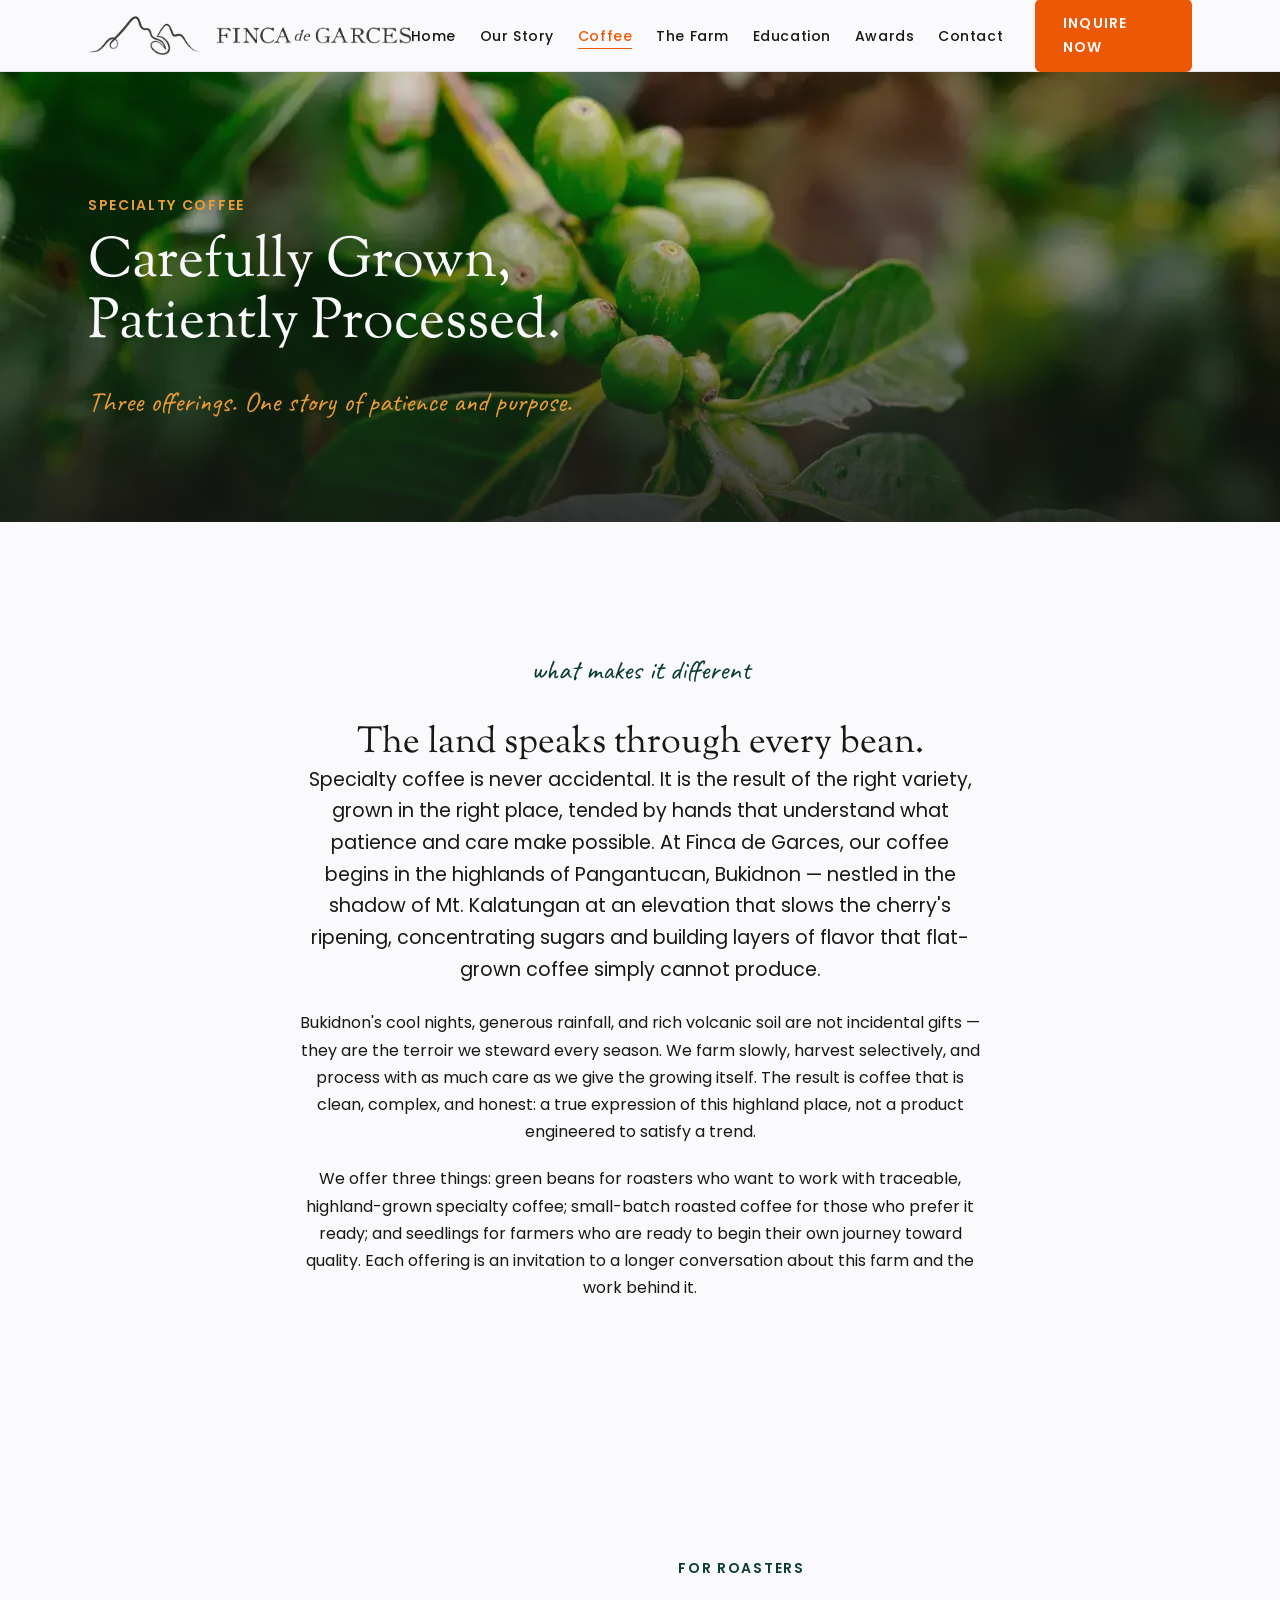
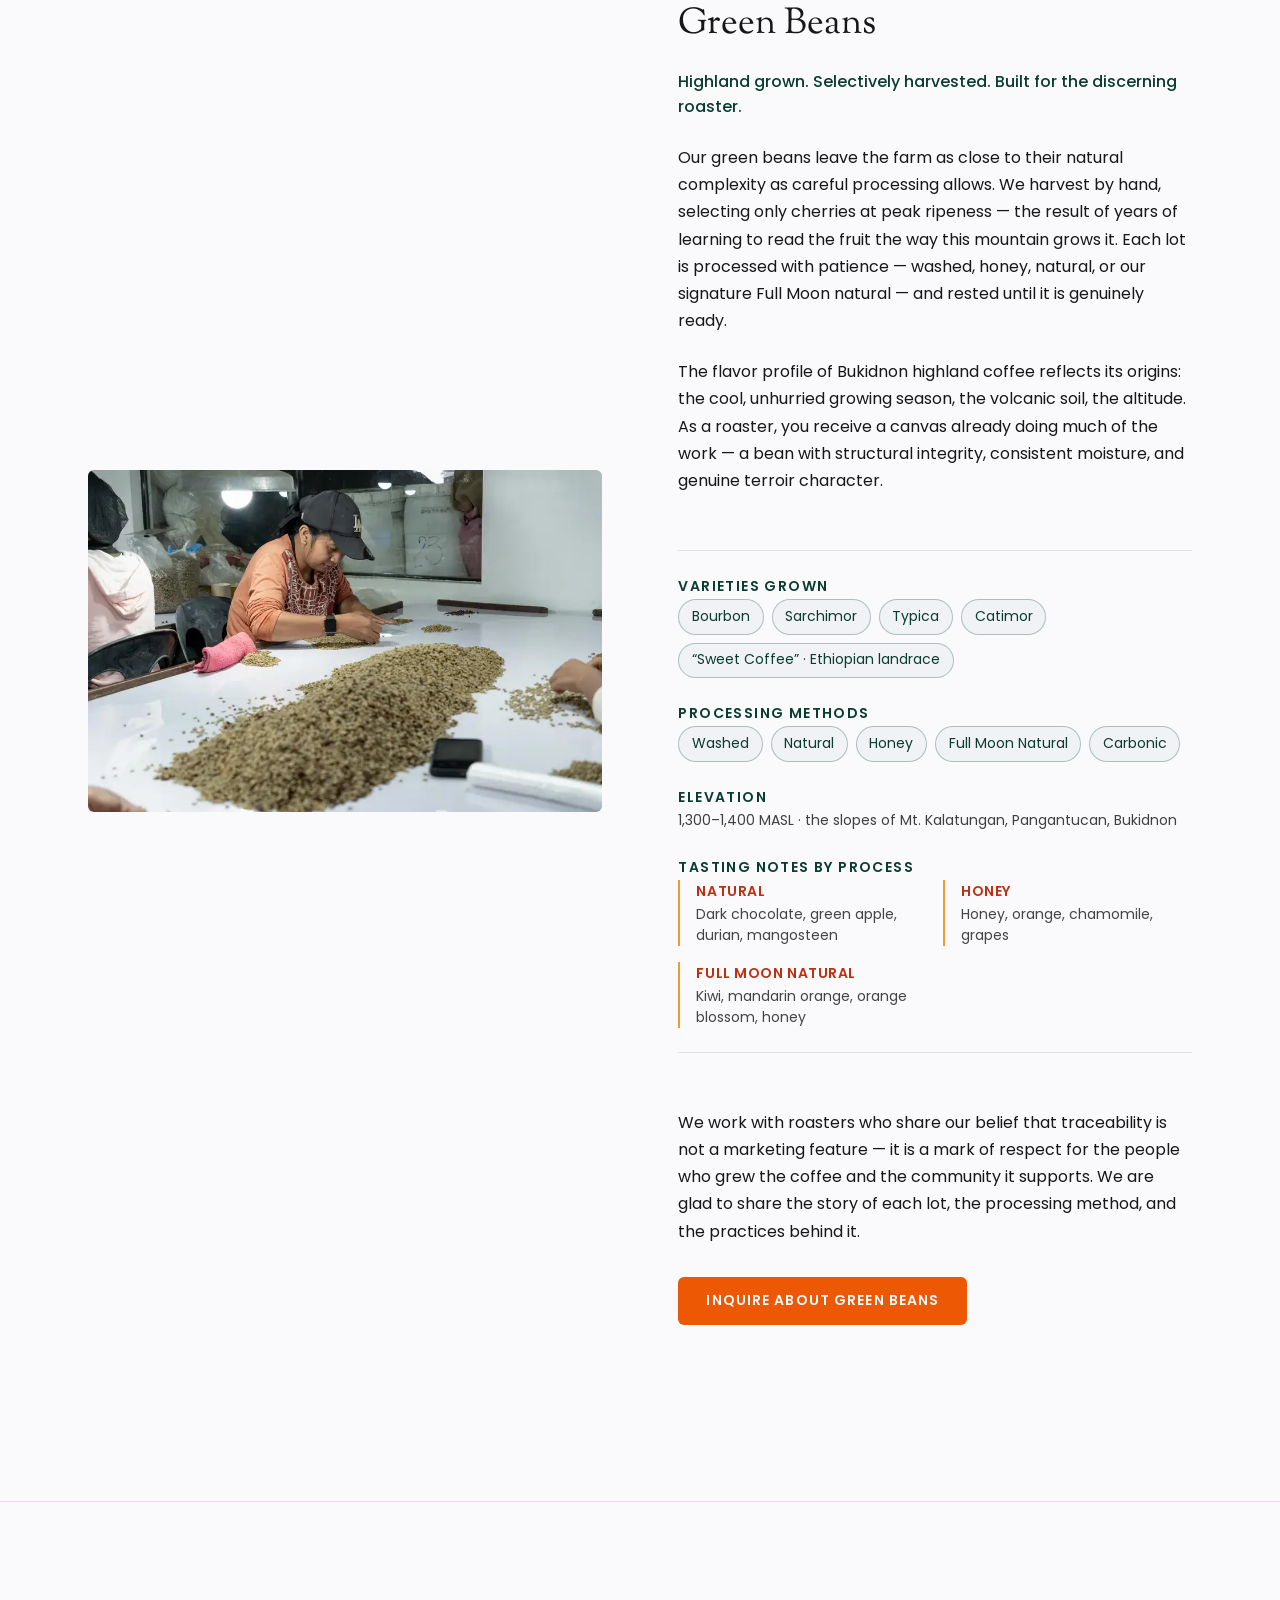
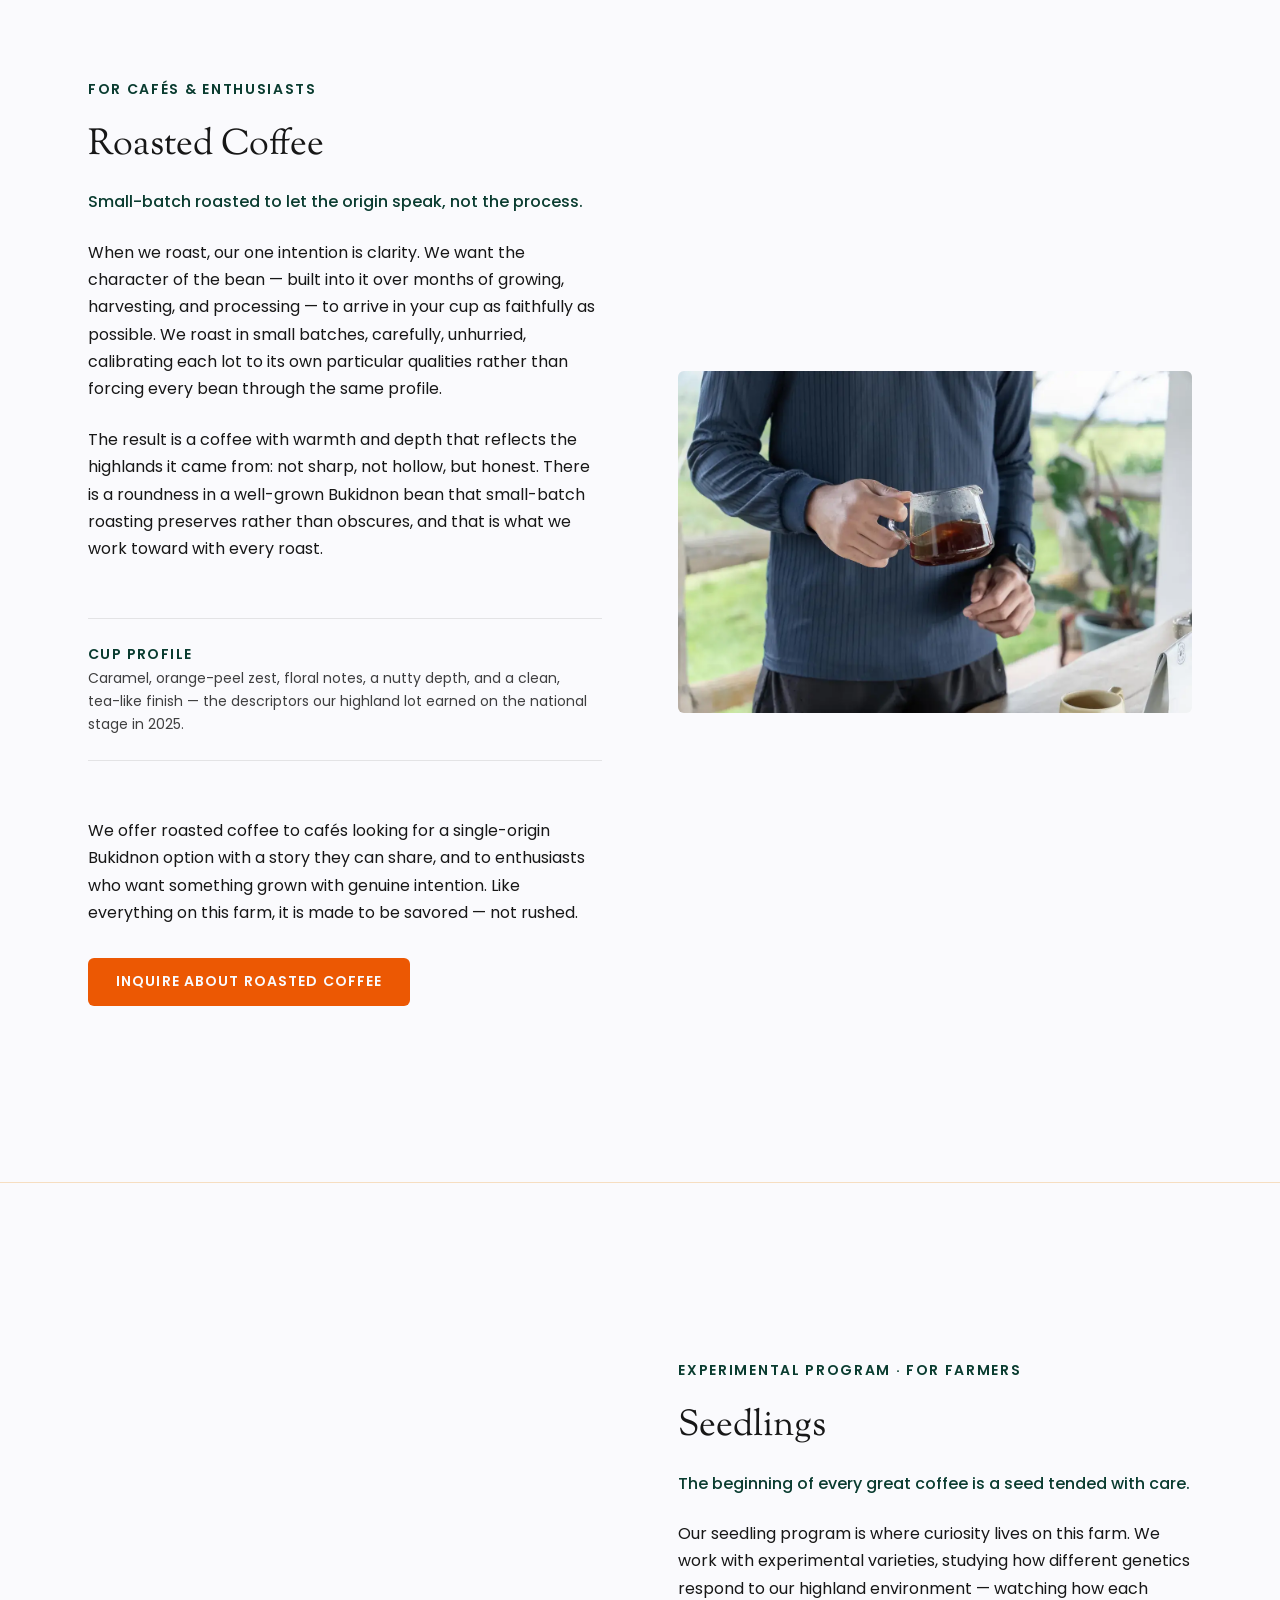
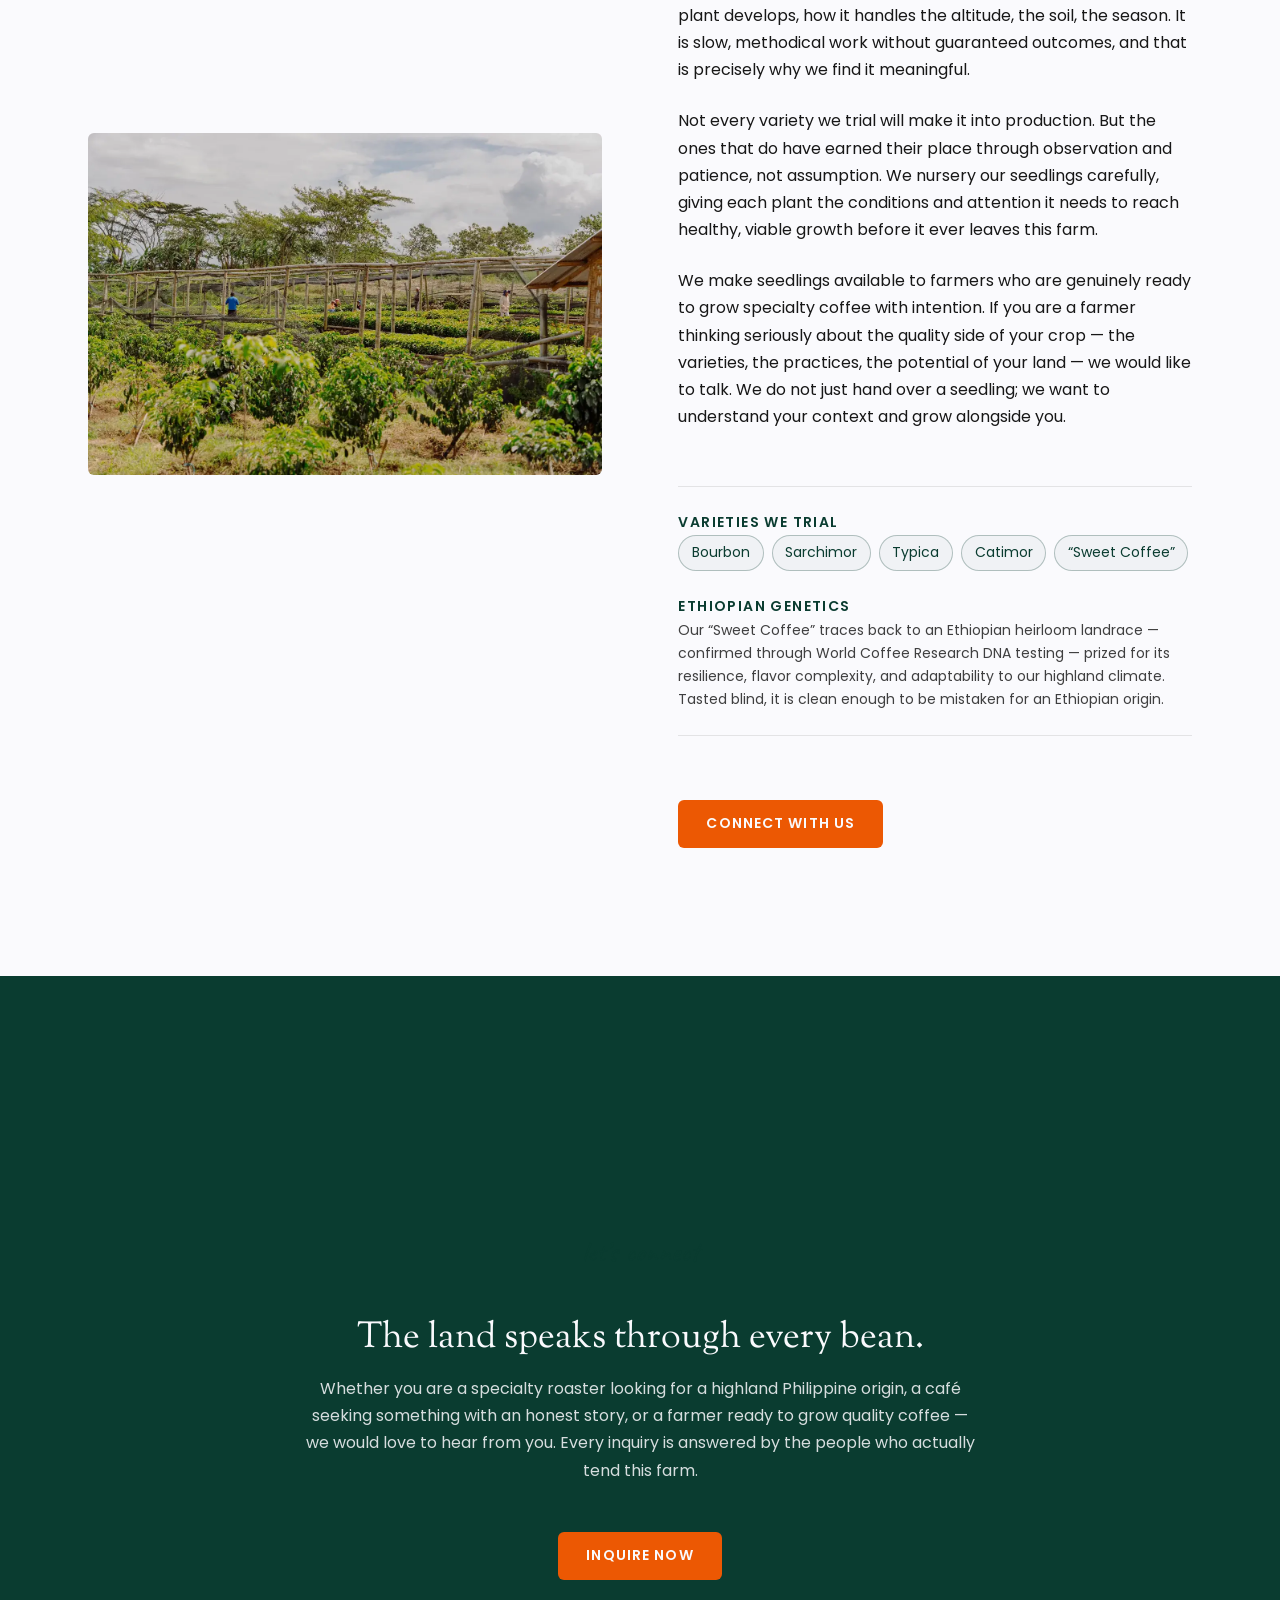
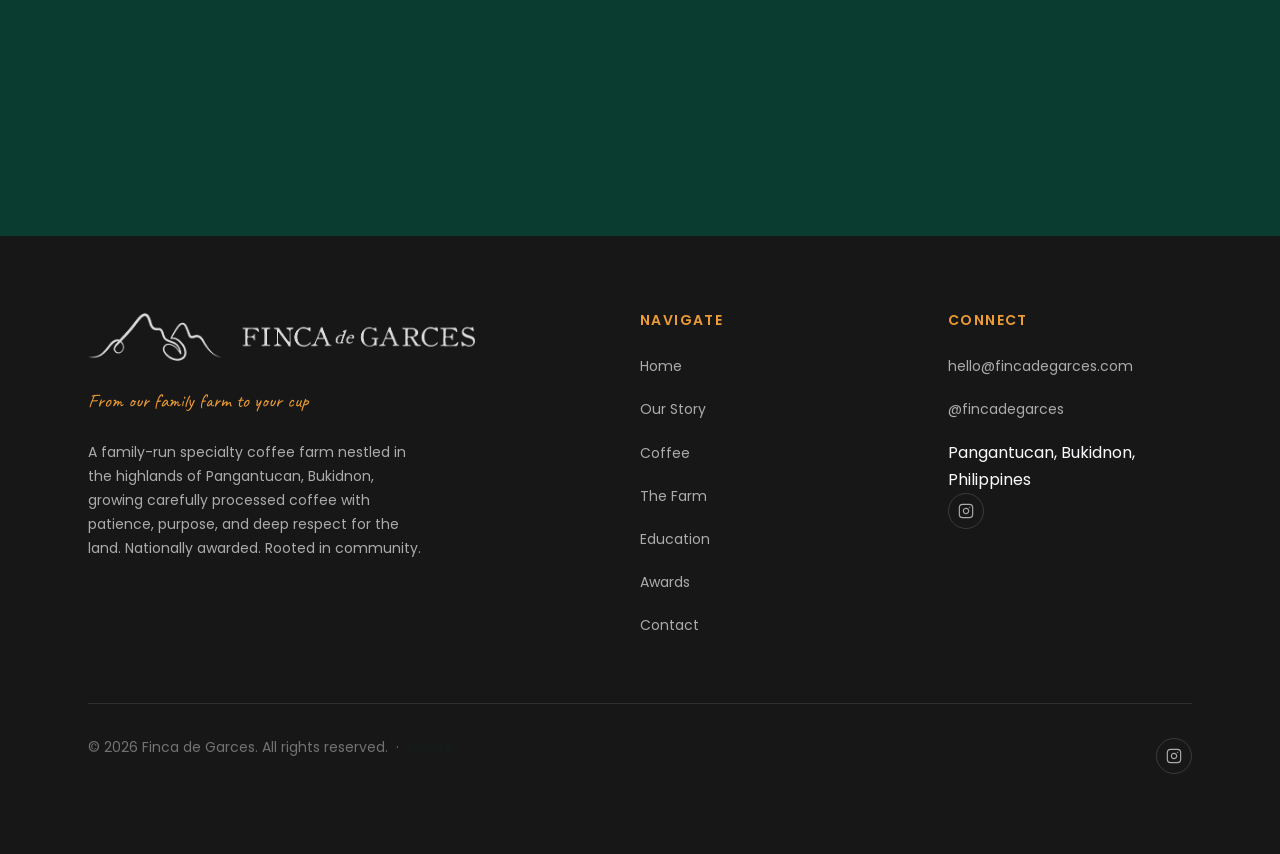
<file: coffee.html>
<!DOCTYPE html>
<html lang="en">
<head>
  <meta charset="UTF-8">
  <meta name="viewport" content="width=device-width, initial-scale=1.0">
  <meta http-equiv="X-UA-Compatible" content="IE=edge">
  <title>Specialty Coffee &mdash; Finca de Garces | Green Beans, Roasted, Seedlings</title>
  <meta name="description" content="Finca de Garces highland specialty coffee from Bukidnon — Bourbon, Typica, Catimor, Sarchimor, and an Ethiopian-landrace "Sweet Coffee." Specialty-grade green beans, small-batch roasted, and seedlings, in natural, honey, and Full Moon processes.">

  <!-- Favicons -->
  <link rel="icon" href="favicon.ico" sizes="any">
  <link rel="icon" type="image/png" sizes="32x32" href="favicon-32.png">
  <link rel="icon" type="image/png" sizes="16x16" href="favicon-16.png">
  <link rel="apple-touch-icon" href="apple-touch-icon.png">

  <!-- Open Graph -->
  <meta property="og:title" content="Specialty Coffee &mdash; Finca de Garces | Green Beans, Roasted, Seedlings">
  <meta property="og:description" content="Finca de Garces highland specialty coffee from Bukidnon — Bourbon, Typica, Catimor, Sarchimor, and an Ethiopian-landrace "Sweet Coffee." Specialty-grade green beans, small-batch roasted, and seedlings, in natural, honey, and Full Moon processes.">
  <meta property="og:type" content="website">
  <meta property="og:url" content="https://fincadegarces.com/coffee.html">
  <meta property="og:image" content="https://fincadegarces.com/assets/img/og-cover.jpg">
  <meta property="og:image:width" content="1200">
  <meta property="og:image:height" content="630">

  <!-- Twitter Card -->
  <meta name="twitter:card" content="summary_large_image">
  <meta name="twitter:title" content="Specialty Coffee &mdash; Finca de Garces | Green Beans, Roasted, Seedlings">
  <meta name="twitter:description" content="Finca de Garces highland specialty coffee from Bukidnon — Bourbon, Typica, Catimor, Sarchimor, and an Ethiopian-landrace "Sweet Coffee." Specialty-grade green beans, small-batch roasted, and seedlings, in natural, honey, and Full Moon processes.">
  <meta name="twitter:image" content="https://fincadegarces.com/assets/img/og-cover.jpg">

  <!-- Canonical -->
  <link rel="canonical" href="https://fincadegarces.com/coffee.html">

  <!-- JSON-LD Product / Offer Schema -->
  <script type="application/ld+json">
  {
    "@context": "https://schema.org",
    "@type": "ItemList",
    "name": "Finca de Garces Coffee Offerings",
    "description": "Specialty-grade coffee offerings from Finca de Garces — a highland farm in Pangantucan, Bukidnon, Philippines.",
    "url": "https://fincadegarces.com/coffee.html",
    "image": "https://fincadegarces.com/assets/img/og-cover.jpg",
    "itemListElement": [
      {
        "@type": "ListItem",
        "position": 1,
        "name": "Specialty-Grade Green Beans",
        "description": "Highland-grown, carefully processed specialty-grade green coffee beans from Pangantucan, Bukidnon. Available for specialty roasters."
      },
      {
        "@type": "ListItem",
        "position": 2,
        "name": "Small-Batch Roasted Coffee",
        "description": "Small-batch roasted to highlight the origin character of Bukidnon highland coffee. Available for cafes and enthusiasts."
      },
      {
        "@type": "ListItem",
        "position": 3,
        "name": "Experimental Coffee Seedlings",
        "description": "Carefully nursed experimental coffee seedling varieties available to farmers ready to grow specialty coffee with purpose."
      }
    ]
  }
  </script>

  <!-- Google Fonts preconnect -->
  <link rel="preconnect" href="https://fonts.googleapis.com">
  <link rel="preconnect" href="https://fonts.gstatic.com" crossorigin>

  <!-- Stylesheet -->
  <link rel="stylesheet" href="css/styles.css">

  <!-- Coffee-page scoped styles: variety/process/tasting specs -->
  <style>
    .coffee-specs {
      margin: var(--space-5) 0;
      display: grid;
      gap: var(--space-4);
      padding: var(--space-4) 0;
      border-top: 1px solid rgba(23, 23, 23, 0.1);
      border-bottom: 1px solid rgba(23, 23, 23, 0.1);
    }
    .spec-row { display: block; }
    .spec-label {
      font-family: var(--font-body);
      font-size: var(--fs-small);
      font-weight: 600;
      letter-spacing: 0.1em;
      text-transform: uppercase;
      color: var(--color-canopy);
      margin: 0 0 var(--space-2);
    }
    .spec-value {
      font-size: var(--fs-small);
      line-height: 1.65;
      opacity: 0.82;
      margin: 0;
      max-width: 56ch;
    }
    .tag-list {
      display: flex;
      flex-wrap: wrap;
      gap: var(--space-2);
      list-style: none;
      padding: 0;
      margin: 0;
    }
    .tag {
      font-size: var(--fs-small);
      padding: 0.35em 0.9em;
      border: 1px solid rgba(10, 60, 48, 0.28);
      border-radius: 999px;
      color: var(--color-canopy);
      background: rgba(10, 60, 48, 0.04);
      white-space: nowrap;
    }
    .notes-grid {
      display: grid;
      grid-template-columns: repeat(auto-fit, minmax(min(180px, 100%), 1fr));
      gap: var(--space-3);
    }
    .note-card {
      border-left: 2px solid var(--color-gold);
      padding-left: var(--space-3);
    }
    .note-card__name {
      font-family: var(--font-body);
      font-weight: 600;
      font-size: var(--fs-small);
      letter-spacing: 0.04em;
      text-transform: uppercase;
      color: var(--color-sienna);
      margin: 0 0 0.2em;
    }
    .note-card__notes {
      font-size: var(--fs-small);
      opacity: 0.8;
      margin: 0;
      line-height: 1.5;
    }
  </style>
</head>
<body>

  <!-- ── HEADER ──────────────────────────────────────────────────────────── -->
  <header class="site-header" role="banner">
    <div class="container">

      <!-- Logo -->
      <a href="index.html" class="site-logo" aria-label="Finca de Garces &mdash; return to home">
        <img src="assets/logo/logo-horizontal-roast.png" alt="Finca de Garces" width="855" height="106">
      </a>

      <!-- Primary navigation -->
      <nav class="site-nav" id="site-nav" aria-label="Primary navigation">
        <ul class="site-nav__list" role="list">
          <li><a href="index.html" class="site-nav__link">Home</a></li>
          <li><a href="our-story.html" class="site-nav__link">Our Story</a></li>
          <li><a href="coffee.html" class="site-nav__link active" aria-current="page">Coffee</a></li>
          <li><a href="farm.html" class="site-nav__link">The Farm</a></li>
          <li><a href="education.html" class="site-nav__link">Education</a></li>
          <li><a href="awards.html" class="site-nav__link">Awards</a></li>
          <li><a href="contact.html" class="site-nav__link">Contact</a></li>
        </ul>
        <a href="contact.html" class="btn btn--primary">Inquire Now</a>
      </nav>

      <!-- Mobile hamburger toggle -->
      <button
        class="nav-toggle"
        type="button"
        aria-expanded="false"
        aria-controls="site-nav"
        aria-label="Toggle navigation menu"
      >
        <span class="nav-toggle__bar"></span>
        <span class="nav-toggle__bar"></span>
        <span class="nav-toggle__bar"></span>
      </button>

    </div>

    <!-- Mobile nav overlay -->
    <div class="nav-overlay" id="nav-overlay" aria-hidden="true"></div>
  </header>

  <!-- ── MAIN CONTENT ────────────────────────────────────────────────────── -->
  <main id="main-content">

    <!-- ── SECTION 1: HERO ───────────────────────────────────────────────── -->
    <section class="hero hero--inner hero--roast" aria-labelledby="coffee-hero-heading">

      <!-- Hero media -->
      <div class="hero__media">
        <picture>
          <source srcset="assets/img/cherries-red-branch.webp" type="image/webp">
          <img src="assets/img/cherries-red-branch.jpg" alt="Coffee cherries ripening on the branch at Finca de Garces, on the slopes of Mt. Kalatungan" width="1280" height="853" fetchpriority="high" decoding="async">
        </picture>
      </div>

      <!-- Gradient scrim -->
      <div class="hero__scrim" aria-hidden="true"></div>

      <!-- Hero text -->
      <div class="hero__content">
        <p class="text-eyebrow hero__eyebrow">Specialty Coffee</p>
        <h1 class="hero__title" id="coffee-hero-heading">Carefully Grown,<br>Patiently Processed.</h1>
        <p class="hero__tagline">Three offerings. One story of patience and purpose.</p>
      </div>

    </section>

    <!-- ── SECTION 2: COFFEE INTRO ────────────────────────────────────────── -->
    <section class="section" aria-labelledby="coffee-intro-heading">
      <div class="container">
        <div class="text-center text-measure reveal">
          <p class="text-script">what makes it different</p>
          <h2 id="coffee-intro-heading">The land speaks through every bean.</h2>
          <p class="text-lead">
            Specialty coffee is never accidental. It is the result of the right variety, grown in the right place, tended by hands that understand what patience and care make possible. At Finca de Garces, our coffee begins in the highlands of Pangantucan, Bukidnon &mdash; nestled in the shadow of Mt. Kalatungan at an elevation that slows the cherry's ripening, concentrating sugars and building layers of flavor that flat-grown coffee simply cannot produce.
          </p>
          <p>
            Bukidnon's cool nights, generous rainfall, and rich volcanic soil are not incidental gifts &mdash; they are the terroir we steward every season. We farm slowly, harvest selectively, and process with as much care as we give the growing itself. The result is coffee that is clean, complex, and honest: a true expression of this highland place, not a product engineered to satisfy a trend.
          </p>
          <p>
            We offer three things: green beans for roasters who want to work with traceable, highland-grown specialty coffee; small-batch roasted coffee for those who prefer it ready; and seedlings for farmers who are ready to begin their own journey toward quality. Each offering is an invitation to a longer conversation about this farm and the work behind it.
          </p>
        </div>
      </div>
    </section>

    <!-- ── SECTION 3: GREEN BEANS ─────────────────────────────────────────── -->
    <section class="section" id="green-beans" aria-labelledby="green-beans-heading">
      <div class="container">

        <div class="story-block">

          <!-- Image: left -->
          <div class="story-block__media reveal">
            <picture>
              <source srcset="assets/img/green-beans-sorting.webp" type="image/webp">
              <img src="assets/img/green-beans-sorting.jpg" alt="Specialty-grade green coffee beans from Finca de Garces after careful processing" width="900" height="600" loading="lazy" decoding="async">
            </picture>
          </div>

          <!-- Text: right -->
          <div class="story-block__body reveal reveal--delay-1">
            <span class="text-eyebrow">For Roasters</span>
            <h2 id="green-beans-heading">Green Beans</h2>
            <p class="text-lead-sm">
              Highland grown. Selectively harvested. Built for the discerning roaster.
            </p>
            <p>
              Our green beans leave the farm as close to their natural complexity as careful processing allows. We harvest by hand, selecting only cherries at peak ripeness &mdash; the result of years of learning to read the fruit the way this mountain grows it. Each lot is processed with patience &mdash; washed, honey, natural, or our signature Full Moon natural &mdash; and rested until it is genuinely ready.
            </p>
            <p>
              The flavor profile of Bukidnon highland coffee reflects its origins: the cool, unhurried growing season, the volcanic soil, the altitude. As a roaster, you receive a canvas already doing much of the work &mdash; a bean with structural integrity, consistent moisture, and genuine terroir character.
            </p>

            <!-- Specs verified from public reporting (Good Cup PH). Confirm current-season lots with client. -->
            <div class="coffee-specs">
              <div class="spec-row">
                <p class="spec-label">Varieties Grown</p>
                <ul class="tag-list" role="list">
                  <li class="tag">Bourbon</li>
                  <li class="tag">Sarchimor</li>
                  <li class="tag">Typica</li>
                  <li class="tag">Catimor</li>
                  <li class="tag">&ldquo;Sweet Coffee&rdquo; &middot; Ethiopian landrace</li>
                </ul>
              </div>
              <div class="spec-row">
                <p class="spec-label">Processing Methods</p>
                <ul class="tag-list" role="list">
                  <li class="tag">Washed</li>
                  <li class="tag">Natural</li>
                  <li class="tag">Honey</li>
                  <li class="tag">Full Moon Natural</li>
                  <li class="tag">Carbonic</li>
                </ul>
              </div>
              <div class="spec-row">
                <p class="spec-label">Elevation</p>
                <p class="spec-value">1,300&ndash;1,400 MASL &middot; the slopes of Mt. Kalatungan, Pangantucan, Bukidnon</p>
              </div>
              <div class="spec-row">
                <p class="spec-label">Tasting Notes by Process</p>
                <div class="notes-grid">
                  <div class="note-card">
                    <p class="note-card__name">Natural</p>
                    <p class="note-card__notes">Dark chocolate, green apple, durian, mangosteen</p>
                  </div>
                  <div class="note-card">
                    <p class="note-card__name">Honey</p>
                    <p class="note-card__notes">Honey, orange, chamomile, grapes</p>
                  </div>
                  <div class="note-card">
                    <p class="note-card__name">Full Moon Natural</p>
                    <p class="note-card__notes">Kiwi, mandarin orange, orange blossom, honey</p>
                  </div>
                </div>
              </div>
            </div>

            <p>
              We work with roasters who share our belief that traceability is not a marketing feature &mdash; it is a mark of respect for the people who grew the coffee and the community it supports. We are glad to share the story of each lot, the processing method, and the practices behind it.
            </p>

            <a href="contact.html" class="btn btn--primary">Inquire About Green Beans</a>
          </div>

        </div><!-- /.story-block -->
      </div><!-- /.container -->
    </section>

    <!-- ── DIVIDER ─────────────────────────────────────────────────────────── -->
    <div class="divider divider--gold" role="separator" aria-hidden="true"></div>

    <!-- ── SECTION 4: ROASTED COFFEE ─────────────────────────────────────── -->
    <section class="section" id="roasted" aria-labelledby="roasted-heading">
      <div class="container">

        <div class="story-block story-block--reverse">

          <!-- Image: right (reversed) -->
          <div class="story-block__media reveal reveal--delay-1">
            <picture>
              <source srcset="assets/img/brewed-coffee.webp" type="image/webp">
              <img src="assets/img/brewed-coffee.jpg" alt="A freshly brewed cup of Finca de Garces highland coffee" width="1280" height="853" loading="lazy" decoding="async">
            </picture>
          </div>

          <!-- Text: left -->
          <div class="story-block__body reveal">
            <span class="text-eyebrow">For Caf&eacute;s &amp; Enthusiasts</span>
            <h2 id="roasted-heading">Roasted Coffee</h2>
            <p class="text-lead-sm">
              Small-batch roasted to let the origin speak, not the process.
            </p>
            <p>
              When we roast, our one intention is clarity. We want the character of the bean &mdash; built into it over months of growing, harvesting, and processing &mdash; to arrive in your cup as faithfully as possible. We roast in small batches, carefully, unhurried, calibrating each lot to its own particular qualities rather than forcing every bean through the same profile.
            </p>
            <p>
              The result is a coffee with warmth and depth that reflects the highlands it came from: not sharp, not hollow, but honest. There is a roundness in a well-grown Bukidnon bean that small-batch roasting preserves rather than obscures, and that is what we work toward with every roast.
            </p>

            <!-- Cup profile from our 2025 PCQC lot (Good Cup PH / SunStar). Confirm per-roast notes with client. -->
            <div class="coffee-specs">
              <div class="spec-row">
                <p class="spec-label">Cup Profile</p>
                <p class="spec-value">Caramel, orange-peel zest, floral notes, a nutty depth, and a clean, tea-like finish &mdash; the descriptors our highland lot earned on the national stage in 2025.</p>
              </div>
            </div>

            <p>
              We offer roasted coffee to caf&eacute;s looking for a single-origin Bukidnon option with a story they can share, and to enthusiasts who want something grown with genuine intention. Like everything on this farm, it is made to be savored &mdash; not rushed.
            </p>

            <a href="contact.html" class="btn btn--primary">Inquire About Roasted Coffee</a>
          </div>

        </div><!-- /.story-block -->
      </div><!-- /.container -->
    </section>

    <!-- ── DIVIDER ─────────────────────────────────────────────────────────── -->
    <div class="divider divider--gold" role="separator" aria-hidden="true"></div>

    <!-- ── SECTION 5: SEEDLINGS ───────────────────────────────────────────── -->
    <section class="section" id="seedlings" aria-labelledby="seedlings-heading">
      <div class="container">

        <div class="story-block">

          <!-- Image: left -->
          <div class="story-block__media reveal">
            <picture>
              <source srcset="assets/img/seedling-nursery.webp" type="image/webp">
              <img src="assets/img/seedling-nursery.jpg" alt="Young coffee seedlings carefully tended in the Finca de Garces nursery, Pangantucan, Bukidnon" width="1280" height="853" loading="lazy" decoding="async">
            </picture>
          </div>

          <!-- Text: right -->
          <div class="story-block__body reveal reveal--delay-1">
            <span class="text-eyebrow">Experimental Program &middot; For Farmers</span>
            <h2 id="seedlings-heading">Seedlings</h2>
            <p class="text-lead-sm">
              The beginning of every great coffee is a seed tended with care.
            </p>
            <p>
              Our seedling program is where curiosity lives on this farm. We work with experimental varieties, studying how different genetics respond to our highland environment &mdash; watching how each plant develops, how it handles the altitude, the soil, the season. It is slow, methodical work without guaranteed outcomes, and that is precisely why we find it meaningful.
            </p>
            <p>
              Not every variety we trial will make it into production. But the ones that do have earned their place through observation and patience, not assumption. We nursery our seedlings carefully, giving each plant the conditions and attention it needs to reach healthy, viable growth before it ever leaves this farm.
            </p>
            <p>
              We make seedlings available to farmers who are genuinely ready to grow specialty coffee with intention. If you are a farmer thinking seriously about the quality side of your crop &mdash; the varieties, the practices, the potential of your land &mdash; we would like to talk. We do not just hand over a seedling; we want to understand your context and grow alongside you.
            </p>

            <!-- Genetics verified via World Coffee Research DNA testing (Good Cup PH). Confirm available varieties per season with client. -->
            <div class="coffee-specs">
              <div class="spec-row">
                <p class="spec-label">Varieties We Trial</p>
                <ul class="tag-list" role="list">
                  <li class="tag">Bourbon</li>
                  <li class="tag">Sarchimor</li>
                  <li class="tag">Typica</li>
                  <li class="tag">Catimor</li>
                  <li class="tag">&ldquo;Sweet Coffee&rdquo;</li>
                </ul>
              </div>
              <div class="spec-row">
                <p class="spec-label">Ethiopian Genetics</p>
                <p class="spec-value">Our &ldquo;Sweet Coffee&rdquo; traces back to an Ethiopian heirloom landrace &mdash; confirmed through World Coffee Research DNA testing &mdash; prized for its resilience, flavor complexity, and adaptability to our highland climate. Tasted blind, it is clean enough to be mistaken for an Ethiopian origin.</p>
              </div>
            </div>

            <a href="contact.html" class="btn btn--primary">Connect With Us</a>
          </div>

        </div><!-- /.story-block -->
      </div><!-- /.container -->
    </section>

    <!-- ── SECTION 6: CLOSING CTA BAND ───────────────────────────────────── -->
    <section class="section section--canopy" aria-labelledby="coffee-cta-heading">
      <div class="container cta-band reveal">
        <p class="text-script">let&rsquo;s connect</p>
        <h2 id="coffee-cta-heading">The land speaks through every bean.</h2>
        <p>
          Whether you are a specialty roaster looking for a highland Philippine origin, a caf&eacute; seeking something with an honest story, or a farmer ready to grow quality coffee &mdash; we would love to hear from you. Every inquiry is answered by the people who actually tend this farm.
        </p>
        <a href="contact.html" class="btn btn--primary">Inquire Now</a>
      </div>
    </section>

  </main><!-- /#main-content -->

  <!-- ── FOOTER ──────────────────────────────────────────────────────────── -->
  <footer class="site-footer" role="contentinfo">
    <div class="container">

      <div class="site-footer__grid">

        <!-- Col 1: Brand -->
        <div class="site-footer__brand">
          <a href="index.html" class="site-logo" aria-label="Finca de Garces &mdash; return to home">
            <img src="assets/logo/logo-horizontal-cream.png" alt="Finca de Garces" width="855" height="106">
          </a>
          <p class="site-footer__tagline">From our family farm to your cup</p>
          <p class="site-footer__desc">
            A family-run specialty coffee farm nestled in the highlands of Pangantucan, Bukidnon, growing carefully processed coffee with patience, purpose, and deep respect for the land. Nationally awarded. Rooted in community.
          </p>
        </div>

        <!-- Col 2: Navigate -->
        <div class="site-footer__col">
          <h4>Navigate</h4>
          <ul class="site-footer__links" role="list">
            <li><a href="index.html">Home</a></li>
            <li><a href="our-story.html">Our Story</a></li>
            <li><a href="coffee.html">Coffee</a></li>
            <li><a href="farm.html">The Farm</a></li>
            <li><a href="education.html">Education</a></li>
            <li><a href="awards.html">Awards</a></li>
            <li><a href="contact.html">Contact</a></li>
          </ul>
        </div>

        <!-- Col 3: Connect -->
        <div class="site-footer__col">
          <h4>Connect</h4>
          <ul class="site-footer__links" role="list">
            <li>
              <!-- TODO: confirm email address with client -->
              <a href="mailto:hello@fincadegarces.com" aria-label="Email Finca de Garces">
                hello@fincadegarces.com
              </a>
            </li>
            <li>
              <a
                href="https://instagram.com/fincadegarces"
                target="_blank"
                rel="noopener noreferrer"
                aria-label="Follow @fincadegarces on Instagram"
              >
                @fincadegarces
              </a>
            </li>
            <li>
              <span>Pangantucan, Bukidnon, Philippines</span>
            </li>
          </ul>

          <!-- Social links -->
          <nav class="social-links" aria-label="Social media links">
            <a
              href="https://instagram.com/fincadegarces"
              target="_blank"
              rel="noopener noreferrer"
              aria-label="Follow @fincadegarces on Instagram"
            >
              <!-- Instagram SVG icon -->
              <svg
                xmlns="http://www.w3.org/2000/svg"
                viewBox="0 0 24 24"
                width="16"
                height="16"
                fill="none"
                stroke="currentColor"
                stroke-width="1.75"
                stroke-linecap="round"
                stroke-linejoin="round"
                aria-hidden="true"
                focusable="false"
              >
                <rect x="2" y="2" width="20" height="20" rx="5" ry="5"></rect>
                <path d="M16 11.37A4 4 0 1 1 12.63 8 4 4 0 0 1 16 11.37z"></path>
                <line x1="17.5" y1="6.5" x2="17.51" y2="6.5"></line>
              </svg>
            </a>
          </nav>
        </div>

      </div><!-- /.site-footer__grid -->

      <!-- Footer bottom row -->
      <div class="site-footer__bottom">
        <p class="site-footer__legal">
          &copy; 2026 Finca de Garces. All rights reserved.
          &nbsp;&middot;&nbsp;
          <a href="contact.html" class="site-footer__legal">Inquire</a>
        </p>

        <nav class="social-links" aria-label="Social media links footer">
          <a
            href="https://instagram.com/fincadegarces"
            target="_blank"
            rel="noopener noreferrer"
            aria-label="Follow @fincadegarces on Instagram"
          >
            <svg
              xmlns="http://www.w3.org/2000/svg"
              viewBox="0 0 24 24"
              width="16"
              height="16"
              fill="none"
              stroke="currentColor"
              stroke-width="1.75"
              stroke-linecap="round"
              stroke-linejoin="round"
              aria-hidden="true"
              focusable="false"
            >
              <rect x="2" y="2" width="20" height="20" rx="5" ry="5"></rect>
              <path d="M16 11.37A4 4 0 1 1 12.63 8 4 4 0 0 1 16 11.37z"></path>
              <line x1="17.5" y1="6.5" x2="17.51" y2="6.5"></line>
            </svg>
          </a>
        </nav>
      </div><!-- /.site-footer__bottom -->

    </div><!-- /.container -->
  </footer>

  <script src="js/main.js" defer></script>
</body>
</html>
</file>
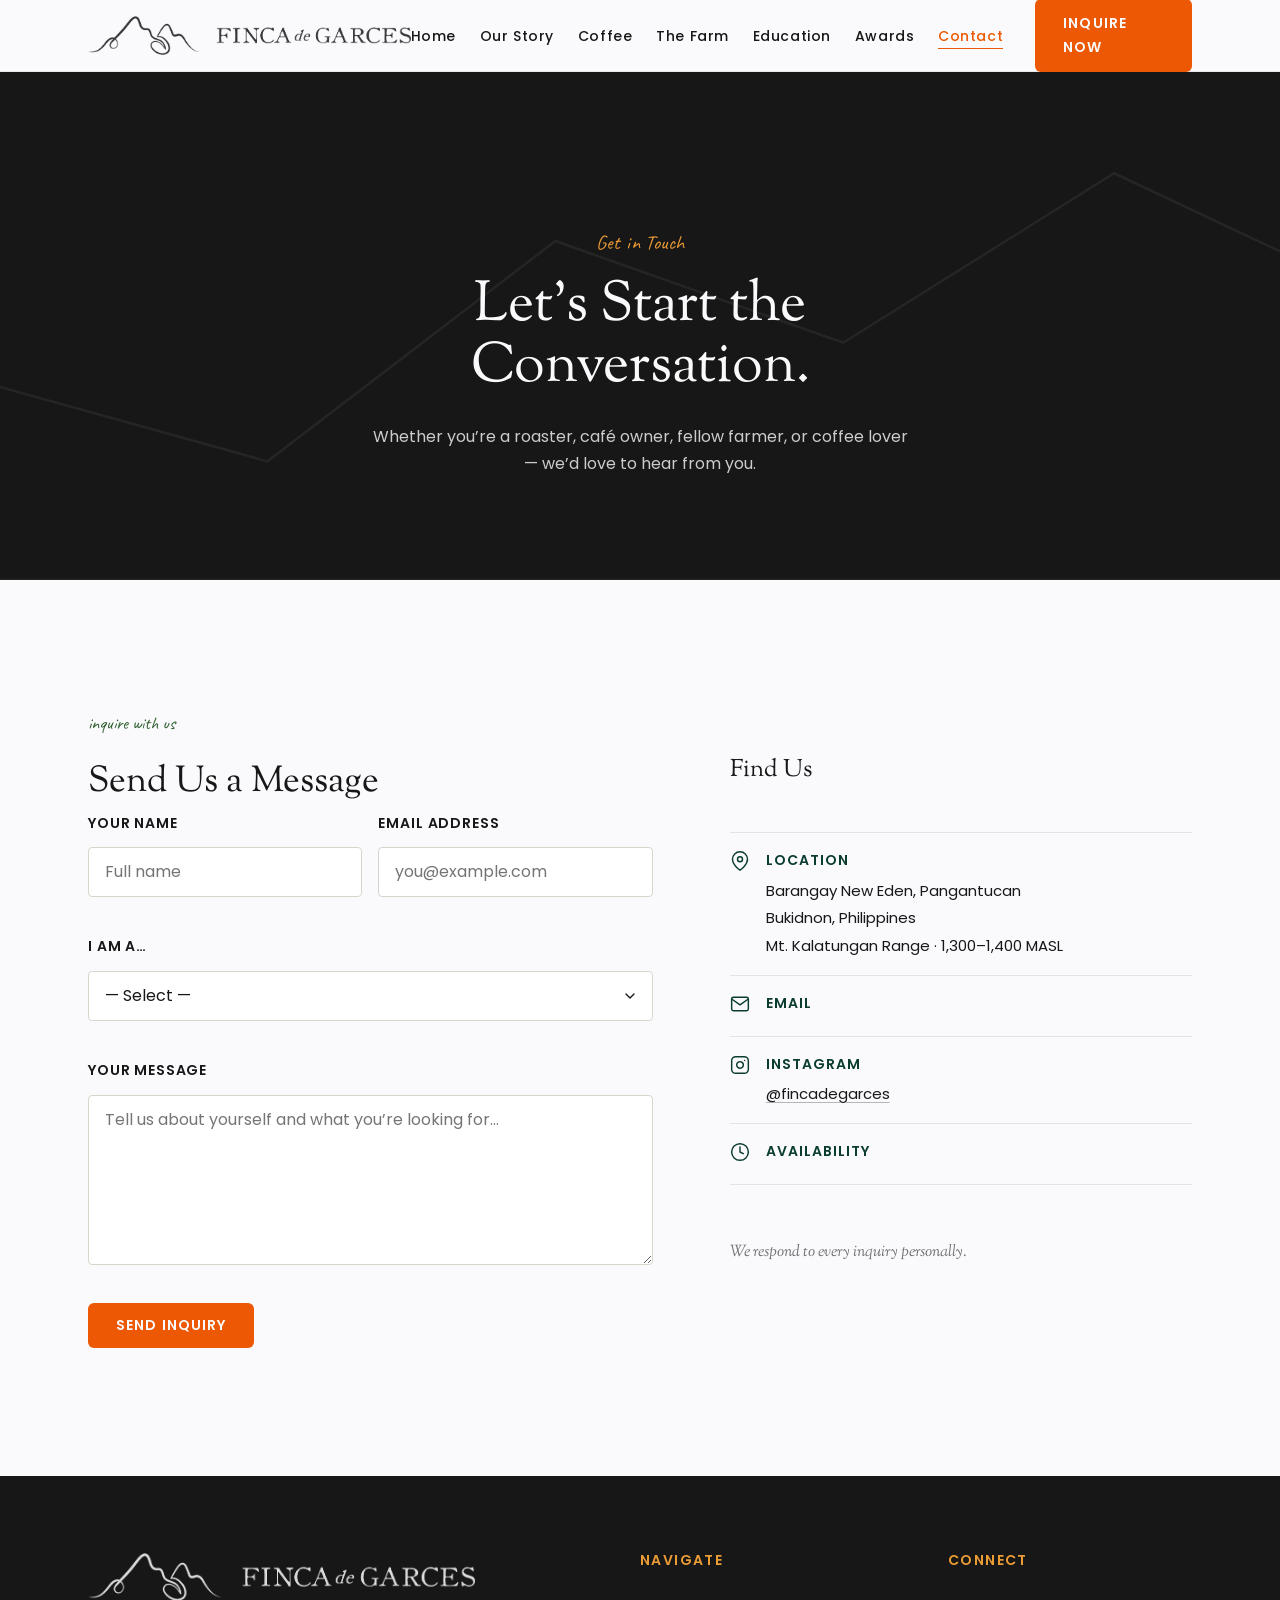
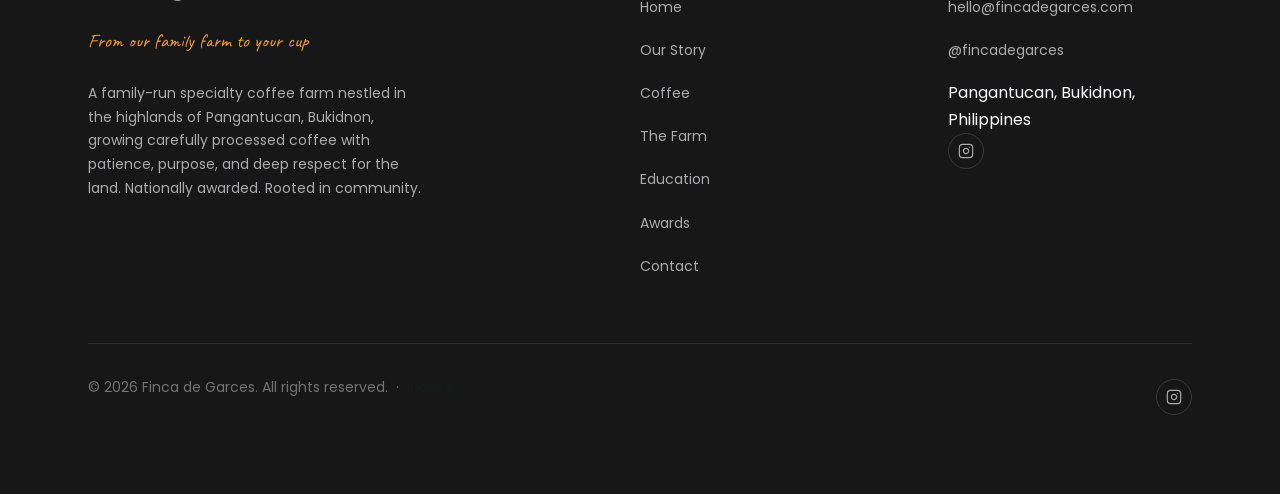
<file: contact.html>
<!DOCTYPE html>
<html lang="en">
<head>
  <meta charset="UTF-8">
  <meta name="viewport" content="width=device-width, initial-scale=1.0">
  <meta http-equiv="X-UA-Compatible" content="IE=edge">
  <title>Contact &amp; Inquire &mdash; Finca de Garces | Specialty Coffee Farm, Bukidnon</title>
  <meta name="description" content="Get in touch with Finca de Garces. Whether you're a specialty roaster, café owner, fellow farmer, or coffee lover — reach out for inquiries about our highland-grown Bukidnon specialty coffee.">

  <!-- Favicons -->
  <link rel="icon" href="favicon.ico" sizes="any">
  <link rel="icon" type="image/png" sizes="32x32" href="favicon-32.png">
  <link rel="icon" type="image/png" sizes="16x16" href="favicon-16.png">
  <link rel="apple-touch-icon" href="apple-touch-icon.png">

  <!-- Open Graph -->
  <meta property="og:title" content="Contact &amp; Inquire — Finca de Garces | Specialty Coffee Farm, Bukidnon">
  <meta property="og:description" content="Get in touch with Finca de Garces. Whether you're a specialty roaster, café owner, fellow farmer, or coffee lover — reach out for inquiries about our highland-grown Bukidnon specialty coffee.">
  <meta property="og:type" content="website">
  <meta property="og:url" content="https://fincadegarces.com/contact.html">
  <meta property="og:image" content="https://fincadegarces.com/assets/img/og-cover.jpg">
  <meta property="og:image:width" content="1200">
  <meta property="og:image:height" content="630">

  <!-- Twitter Card -->
  <meta name="twitter:card" content="summary_large_image">
  <meta name="twitter:title" content="Contact &amp; Inquire — Finca de Garces | Specialty Coffee Farm, Bukidnon">
  <meta name="twitter:description" content="Get in touch with Finca de Garces. Whether you're a specialty roaster, café owner, fellow farmer, or coffee lover — reach out for inquiries about our highland-grown Bukidnon specialty coffee.">
  <meta name="twitter:image" content="https://fincadegarces.com/assets/img/og-cover.jpg">

  <!-- Canonical -->
  <link rel="canonical" href="https://fincadegarces.com/contact.html">

  <!-- JSON-LD Organization Schema -->
  <script type="application/ld+json">
  {
    "@context": "https://schema.org",
    "@type": ["LocalBusiness", "CoffeeShop"],
    "name": "Finca de Garces",
    "url": "https://fincadegarces.com/",
    "sameAs": [
      "https://instagram.com/fincadegarces"
    ],
    "address": {
      "@type": "PostalAddress",
      "addressLocality": "New Eden, Pangantucan",
      "addressRegion": "Bukidnon",
      "addressCountry": "Philippines"
    },
    "foundingDate": "2020",
    "description": "Family-run specialty coffee farm in Barangay New Eden, Pangantucan, Bukidnon, Philippines. Highland grown, carefully processed specialty coffee — green beans, roasted, and seedlings.",
    "image": "https://fincadegarces.com/assets/img/og-cover.jpg"
  }
  </script>

  <!-- Google Fonts preconnect -->
  <link rel="preconnect" href="https://fonts.googleapis.com">
  <link rel="preconnect" href="https://fonts.gstatic.com" crossorigin>

  <!-- Stylesheet (Google Fonts imported within) -->
  <link rel="stylesheet" href="css/styles.css">

  <style>
    /* ── Contact page–specific styles ──────────────────────────────────────── */

    /* Page Hero — roast background */
    .page-hero {
      background-color: var(--color-roast);
      color: var(--color-cream);
      padding: clamp(5rem, 12vw, 10rem) 0 clamp(4rem, 8vw, 7rem);
      text-align: center;
      position: relative;
      overflow: hidden;
    }

    /* Subtle mountain line watermark behind hero text */
    .page-hero::before {
      content: "";
      position: absolute;
      inset: 0;
      background-image: url("data:image/svg+xml,%3Csvg xmlns='http://www.w3.org/2000/svg' viewBox='0 0 1200 300' preserveAspectRatio='xMidYMid slice'%3E%3Cpolyline points='0,280 200,180 380,230 550,100 720,160 880,60 1050,140 1200,80 1200,300 0,300' fill='none' stroke='%23FAFAFD' stroke-width='1.5' opacity='0.06'/%3E%3C/svg%3E");
      background-size: cover;
      background-position: center bottom;
      pointer-events: none;
    }

    .page-hero .container {
      position: relative;
      z-index: 1;
    }

    .page-hero__eyebrow {
      font-family: var(--font-script);
      font-size: 1.25rem;
      color: var(--color-gold);
      letter-spacing: 0.02em;
      margin-bottom: var(--space-3);
      display: block;
    }

    .page-hero__title {
      font-family: var(--font-display);
      font-size: var(--fs-h1);
      color: var(--color-cream);
      line-height: 1.1;
      margin: 0 0 var(--space-4);
      max-width: 18ch;
      margin-left: auto;
      margin-right: auto;
    }

    .page-hero__lead {
      font-family: var(--font-body);
      font-size: var(--fs-body);
      color: var(--color-cream);
      opacity: 0.8;
      max-width: 54ch;
      margin: 0 auto;
      line-height: 1.7;
    }

    /* ── Contact section ──────────────────────────────────────────────────── */
    .contact-section {
      background-color: var(--color-cream);
      padding: clamp(4rem, 10vw, 9rem) 0;
    }

    .contact-layout {
      display: grid;
      grid-template-columns: 1fr;
      gap: clamp(3rem, 6vw, 5rem);
      align-items: start;
    }

    @media (min-width: 860px) {
      .contact-layout {
        grid-template-columns: 55fr 45fr;
        gap: clamp(4rem, 6vw, 6rem);
      }
    }

    /* ── Form column ──────────────────────────────────────────────────────── */
    .contact-form-col {}

    .contact-form-col__heading {
      font-family: var(--font-display);
      font-size: var(--fs-h2);
      color: var(--color-roast);
      line-height: 1.15;
      margin: 0 0 var(--space-2);
    }

    .contact-form-col__sub {
      font-family: var(--font-script);
      font-size: 1.125rem;
      color: var(--color-field);
      margin: 0 0 var(--space-4);
    }

    /* Form groups */
    .form-group {
      margin-bottom: var(--space-4);
    }

    .form-group label {
      display: block;
      font-family: var(--font-body);
      font-size: var(--fs-small);
      font-weight: 600;
      color: var(--color-roast);
      letter-spacing: 0.06em;
      text-transform: uppercase;
      margin-bottom: var(--space-1);
    }

    .form-group input,
    .form-group select,
    .form-group textarea {
      display: block;
      width: 100%;
      font-family: var(--font-body);
      font-size: 1rem;
      color: var(--color-roast);
      background-color: #fff;
      border: 1.5px solid #D8D6CC;
      border-radius: 4px;
      padding: 0.75rem 1rem;
      transition: border-color 0.25s ease, box-shadow 0.25s ease;
      appearance: none;
      -webkit-appearance: none;
      outline: none;
      line-height: 1.5;
      box-sizing: border-box;
    }

    .form-group select {
      background-image: url("data:image/svg+xml,%3Csvg xmlns='http://www.w3.org/2000/svg' viewBox='0 0 24 24' fill='none' stroke='%23171717' stroke-width='2' stroke-linecap='round' stroke-linejoin='round'%3E%3Cpolyline points='6 9 12 15 18 9'%3E%3C/polyline%3E%3C/svg%3E");
      background-repeat: no-repeat;
      background-position: right 0.85rem center;
      background-size: 1rem;
      padding-right: 2.5rem;
      cursor: pointer;
    }

    .form-group textarea {
      resize: vertical;
      min-height: 8rem;
    }

    .form-group input:focus,
    .form-group select:focus,
    .form-group textarea:focus {
      border-color: var(--color-canopy);
      box-shadow: 0 0 0 3px rgba(10, 60, 48, 0.12);
    }

    /* Validation states */
    .form-group input[aria-invalid="true"],
    .form-group select[aria-invalid="true"],
    .form-group textarea[aria-invalid="true"] {
      border-color: var(--color-sienna);
      box-shadow: 0 0 0 3px rgba(189, 48, 16, 0.1);
    }

    /* Inline error message */
    .form__error {
      display: none;
      font-family: var(--font-body);
      font-size: var(--fs-small);
      color: var(--color-sienna);
      margin-top: 0.375rem;
    }

    .form__error[aria-live] {
      display: block; /* always in DOM, shown via JS */
    }

    /* Two-column row */
    .form__row--2 {
      display: grid;
      grid-template-columns: 1fr;
      gap: var(--space-3);
    }

    @media (min-width: 560px) {
      .form__row--2 {
        grid-template-columns: 1fr 1fr;
      }
    }

    /* Form feedback banner */
    .form-feedback {
      display: none;
      padding: 1rem 1.25rem;
      border-radius: 4px;
      font-family: var(--font-body);
      font-size: var(--fs-small);
      margin-bottom: var(--space-4);
      line-height: 1.5;
    }

    .form-feedback--success {
      background-color: #EBF5EE;
      border: 1.5px solid #5A9E6A;
      color: #1E5C2A;
    }

    .form-feedback--error {
      background-color: #FAEAE7;
      border: 1.5px solid var(--color-sienna);
      color: var(--color-sienna);
    }

    .form-feedback.is-visible {
      display: block;
    }

    /* Noscript fallback */
    .noscript-note {
      font-family: var(--font-body);
      font-size: var(--fs-small);
      color: var(--color-roast);
      opacity: 0.6;
      margin-top: var(--space-3);
      line-height: 1.6;
    }

    /* Submit button row */
    .form-actions {
      margin-top: var(--space-2);
    }

    /* ── Contact info column ──────────────────────────────────────────────── */
    .contact-info {
      padding-top: var(--space-2);
    }

    @media (min-width: 860px) {
      .contact-info {
        padding-top: var(--space-6);
      }
    }

    .contact-info__heading {
      font-family: var(--font-display);
      font-size: var(--fs-h3);
      color: var(--color-roast);
      margin: 0 0 var(--space-4);
      line-height: 1.2;
    }

    .contact-info__list {
      list-style: none;
      margin: 0 0 var(--space-5);
      padding: 0;
    }

    .contact-info__item {
      display: flex;
      align-items: flex-start;
      gap: var(--space-3);
      padding: var(--space-3) 0;
      border-bottom: 1px solid rgba(23, 23, 23, 0.1);
    }

    .contact-info__item:first-child {
      border-top: 1px solid rgba(23, 23, 23, 0.1);
    }

    .contact-info__icon {
      flex-shrink: 0;
      width: 1.25rem;
      height: 1.25rem;
      color: var(--color-canopy);
      margin-top: 0.125rem;
    }

    .contact-info__content {
      flex: 1;
      min-width: 0;
    }

    .contact-info__label {
      display: block;
      font-family: var(--font-body);
      font-size: var(--fs-small);
      font-weight: 600;
      letter-spacing: 0.07em;
      text-transform: uppercase;
      color: var(--color-canopy);
      margin-bottom: 0.25rem;
    }

    .contact-info__value {
      font-family: var(--font-body);
      font-size: 0.9375rem;
      color: var(--color-roast);
      line-height: 1.55;
    }

    .contact-info__value a {
      color: var(--color-roast);
      text-decoration: underline;
      text-decoration-color: rgba(23, 23, 23, 0.3);
      text-underline-offset: 3px;
      transition: color 0.2s ease, text-decoration-color 0.2s ease;
    }

    .contact-info__value a:hover,
    .contact-info__value a:focus-visible {
      color: var(--color-canopy);
      text-decoration-color: var(--color-canopy);
    }

    /* Brand note */
    .contact-info__note {
      font-family: var(--font-display);
      font-style: italic;
      font-size: 1rem;
      color: var(--color-roast);
      opacity: 0.6;
      line-height: 1.5;
    }
  </style>
</head>
<body>

  <!-- ── HEADER ──────────────────────────────────────────────────────────── -->
  <header class="site-header" role="banner">
    <div class="container">

      <!-- Logo -->
      <a href="index.html" class="site-logo" aria-label="Finca de Garces — return to home">
        <img src="assets/logo/logo-horizontal-roast.png" alt="Finca de Garces" width="855" height="106">
      </a>

      <!-- Primary navigation -->
      <nav class="site-nav" id="site-nav" aria-label="Primary navigation">
        <ul class="site-nav__list" role="list">
          <li><a href="index.html" class="site-nav__link">Home</a></li>
          <li><a href="our-story.html" class="site-nav__link">Our Story</a></li>
          <li><a href="coffee.html" class="site-nav__link">Coffee</a></li>
          <li><a href="farm.html" class="site-nav__link">The Farm</a></li>
          <li><a href="education.html" class="site-nav__link">Education</a></li>
          <li><a href="awards.html" class="site-nav__link">Awards</a></li>
          <li><a href="contact.html" class="site-nav__link active" aria-current="page">Contact</a></li>
        </ul>
        <a href="contact.html" class="btn btn--primary">Inquire Now</a>
      </nav>

      <!-- Mobile hamburger toggle -->
      <button
        class="nav-toggle"
        type="button"
        aria-expanded="false"
        aria-controls="site-nav"
        aria-label="Toggle navigation menu"
      >
        <span class="nav-toggle__bar"></span>
        <span class="nav-toggle__bar"></span>
        <span class="nav-toggle__bar"></span>
      </button>

    </div>

    <!-- Mobile nav overlay -->
    <div class="nav-overlay" id="nav-overlay" aria-hidden="true"></div>
  </header>

  <!-- ── MAIN CONTENT ────────────────────────────────────────────────────── -->
  <main id="main-content">

    <!-- ── PAGE HERO (roast bg) ─────────────────────────────────────────── -->
    <section class="page-hero" aria-labelledby="contact-hero-heading">
      <div class="container">
        <span class="page-hero__eyebrow">Get in Touch</span>
        <h1 class="page-hero__title" id="contact-hero-heading">Let&rsquo;s Start the Conversation.</h1>
        <p class="page-hero__lead">
          Whether you&rsquo;re a roaster, caf&eacute; owner, fellow farmer, or coffee lover &mdash; we&rsquo;d love to hear from you.
        </p>
      </div>
    </section>

    <!-- ── CONTACT SECTION (cream, 2-col desktop) ───────────────────────── -->
    <section class="contact-section" aria-labelledby="contact-form-heading">
      <div class="container">
        <div class="contact-layout">

          <!-- ── LEFT COLUMN: Inquiry Form (55%) ──────────────────────── -->
          <div class="contact-form-col reveal">
            <p class="contact-form-col__sub">inquire with us</p>
            <h2 class="contact-form-col__heading" id="contact-form-heading">Send Us a Message</h2>

            <!-- Form feedback banners (hidden by default, shown by JS) -->
            <div
              class="form-feedback form-feedback--success"
              id="form-success"
              role="alert"
              aria-live="polite"
              aria-atomic="true"
            >
              Thank you for reaching out. Your message has been received and we&rsquo;ll respond personally, soon.
            </div>
            <div
              class="form-feedback form-feedback--error"
              id="form-error"
              role="alert"
              aria-live="polite"
              aria-atomic="true"
            >
              Something went wrong sending your message. Please try again, or email us directly.
            </div>

            <form
              id="inquiry-form"
              method="POST"
              action="<!-- TODO: replace with Formspree/Netlify Forms endpoint -->"
              novalidate
            >
              <!-- Hidden subject line -->
              <input type="hidden" name="_subject" value="New Inquiry &mdash; Finca de Garces">

              <!-- Row: Name + Email -->
              <div class="form__row--2">

                <div class="form-group">
                  <label for="name">Your Name</label>
                  <input
                    type="text"
                    id="name"
                    name="name"
                    required
                    autocomplete="name"
                    aria-describedby="name-error"
                    aria-required="true"
                    placeholder="Full name"
                  >
                  <span class="form__error" id="name-error" role="alert" aria-live="polite"></span>
                </div>

                <div class="form-group">
                  <label for="email">Email Address</label>
                  <input
                    type="email"
                    id="email"
                    name="email"
                    required
                    autocomplete="email"
                    aria-describedby="email-error"
                    aria-required="true"
                    placeholder="you@example.com"
                  >
                  <span class="form__error" id="email-error" role="alert" aria-live="polite"></span>
                </div>

              </div><!-- /.form__row--2 -->

              <!-- Role / who they are -->
              <div class="form-group">
                <label for="role">I am a&hellip;</label>
                <select
                  id="role"
                  name="role"
                  required
                  aria-describedby="role-error"
                  aria-required="true"
                >
                  <option value="">&mdash; Select &mdash;</option>
                  <option value="Specialty Roaster">Specialty Roaster</option>
                  <option value="Cafe Owner">Caf&eacute; Owner</option>
                  <option value="Coffee Enthusiast">Coffee Enthusiast</option>
                  <option value="Fellow Farmer">Fellow Farmer</option>
                  <option value="Other">Other</option>
                </select>
                <span class="form__error" id="role-error" role="alert" aria-live="polite"></span>
              </div>

              <!-- Message -->
              <div class="form-group">
                <label for="message">Your Message</label>
                <textarea
                  id="message"
                  name="message"
                  required
                  rows="6"
                  aria-describedby="message-error"
                  aria-required="true"
                  placeholder="Tell us about yourself and what you&rsquo;re looking for&hellip;"
                ></textarea>
                <span class="form__error" id="message-error" role="alert" aria-live="polite"></span>
              </div>

              <!-- Submit -->
              <div class="form-actions">
                <button type="submit" class="btn btn--primary">Send Inquiry</button>
              </div>

            </form><!-- /#inquiry-form -->

            <!-- No-JS fallback note -->
            <noscript>
              <p class="noscript-note">
                If you have JavaScript disabled, the form may not submit correctly. Please
                <!-- TODO: add contact email -->
                email us directly at <a href="mailto:<!-- TODO: add contact email -->"><!-- TODO: add contact email --></a> with your name, role, and message.
              </p>
            </noscript>

          </div><!-- /.contact-form-col -->

          <!-- ── RIGHT COLUMN: Contact Info (45%) ─────────────────────── -->
          <div class="contact-info reveal reveal--delay-1" aria-label="Contact information">

            <h2 class="contact-info__heading">Find Us</h2>

            <ul class="contact-info__list" role="list">

              <!-- Location -->
              <li class="contact-info__item">
                <svg
                  class="contact-info__icon"
                  xmlns="http://www.w3.org/2000/svg"
                  viewBox="0 0 24 24"
                  fill="none"
                  stroke="currentColor"
                  stroke-width="1.75"
                  stroke-linecap="round"
                  stroke-linejoin="round"
                  aria-hidden="true"
                  focusable="false"
                >
                  <path d="M21 10c0 7-9 13-9 13s-9-6-9-13a9 9 0 0 1 18 0z"></path>
                  <circle cx="12" cy="10" r="3"></circle>
                </svg>
                <div class="contact-info__content">
                  <span class="contact-info__label">Location</span>
                  <span class="contact-info__value">
                    Barangay New Eden, Pangantucan<br>
                    Bukidnon, Philippines<br>
                    Mt. Kalatungan Range &middot; 1,300&ndash;1,400 MASL
                  </span>
                </div>
              </li>

              <!-- Email -->
              <li class="contact-info__item">
                <svg
                  class="contact-info__icon"
                  xmlns="http://www.w3.org/2000/svg"
                  viewBox="0 0 24 24"
                  fill="none"
                  stroke="currentColor"
                  stroke-width="1.75"
                  stroke-linecap="round"
                  stroke-linejoin="round"
                  aria-hidden="true"
                  focusable="false"
                >
                  <path d="M4 4h16c1.1 0 2 .9 2 2v12c0 1.1-.9 2-2 2H4c-1.1 0-2-.9-2-2V6c0-1.1.9-2 2-2z"></path>
                  <polyline points="22,6 12,13 2,6"></polyline>
                </svg>
                <div class="contact-info__content">
                  <span class="contact-info__label">Email</span>
                  <span class="contact-info__value">
                    <!-- TODO: add contact email -->
                    <a href="mailto:<!-- TODO: add contact email -->" aria-label="Email Finca de Garces">
                      <!-- TODO: add contact email -->
                    </a>
                  </span>
                </div>
              </li>

              <!-- Instagram -->
              <li class="contact-info__item">
                <svg
                  class="contact-info__icon"
                  xmlns="http://www.w3.org/2000/svg"
                  viewBox="0 0 24 24"
                  fill="none"
                  stroke="currentColor"
                  stroke-width="1.75"
                  stroke-linecap="round"
                  stroke-linejoin="round"
                  aria-hidden="true"
                  focusable="false"
                >
                  <rect x="2" y="2" width="20" height="20" rx="5" ry="5"></rect>
                  <path d="M16 11.37A4 4 0 1 1 12.63 8 4 4 0 0 1 16 11.37z"></path>
                  <line x1="17.5" y1="6.5" x2="17.51" y2="6.5"></line>
                </svg>
                <div class="contact-info__content">
                  <span class="contact-info__label">Instagram</span>
                  <span class="contact-info__value">
                    <a
                      href="https://instagram.com/fincadegarces"
                      target="_blank"
                      rel="noopener noreferrer"
                      aria-label="Follow @fincadegarces on Instagram (opens in new tab)"
                    >@fincadegarces</a>
                  </span>
                </div>
              </li>

              <!-- Hours / availability -->
              <li class="contact-info__item">
                <svg
                  class="contact-info__icon"
                  xmlns="http://www.w3.org/2000/svg"
                  viewBox="0 0 24 24"
                  fill="none"
                  stroke="currentColor"
                  stroke-width="1.75"
                  stroke-linecap="round"
                  stroke-linejoin="round"
                  aria-hidden="true"
                  focusable="false"
                >
                  <circle cx="12" cy="12" r="10"></circle>
                  <polyline points="12 6 12 12 16 14"></polyline>
                </svg>
                <div class="contact-info__content">
                  <span class="contact-info__label">Availability</span>
                  <span class="contact-info__value">
                    <!-- TODO: confirm response time / availability -->
                  </span>
                </div>
              </li>

            </ul><!-- /.contact-info__list -->

            <!-- Brand note -->
            <p class="contact-info__note">We respond to every inquiry personally.</p>

          </div><!-- /.contact-info -->

        </div><!-- /.contact-layout -->
      </div><!-- /.container -->
    </section>

  </main><!-- /#main-content -->

  <!-- ── FOOTER ──────────────────────────────────────────────────────────── -->
  <footer class="site-footer" role="contentinfo">
    <div class="container">

      <div class="site-footer__grid">

        <!-- Col 1: Brand -->
        <div class="site-footer__brand">
          <a href="index.html" class="site-logo" aria-label="Finca de Garces — return to home">
            <img src="assets/logo/logo-horizontal-cream.png" alt="Finca de Garces" width="855" height="106">
          </a>
          <p class="site-footer__tagline">From our family farm to your cup</p>
          <p class="site-footer__desc">
            A family-run specialty coffee farm nestled in the highlands of Pangantucan, Bukidnon, growing carefully processed coffee with patience, purpose, and deep respect for the land. Nationally awarded. Rooted in community.
          </p>
        </div>

        <!-- Col 2: Navigate -->
        <div class="site-footer__col">
          <h4>Navigate</h4>
          <ul class="site-footer__links" role="list">
            <li><a href="index.html">Home</a></li>
            <li><a href="our-story.html">Our Story</a></li>
            <li><a href="coffee.html">Coffee</a></li>
            <li><a href="farm.html">The Farm</a></li>
            <li><a href="education.html">Education</a></li>
            <li><a href="awards.html">Awards</a></li>
            <li><a href="contact.html">Contact</a></li>
          </ul>
        </div>

        <!-- Col 3: Connect -->
        <div class="site-footer__col">
          <h4>Connect</h4>
          <ul class="site-footer__links" role="list">
            <li>
              <!-- TODO: add email address -->
              <a href="mailto:hello@fincadegarces.com" aria-label="Email Finca de Garces">
                hello@fincadegarces.com
              </a>
            </li>
            <li>
              <a
                href="https://instagram.com/fincadegarces"
                target="_blank"
                rel="noopener noreferrer"
                aria-label="Follow @fincadegarces on Instagram"
              >
                @fincadegarces
              </a>
            </li>
            <li>
              <span>Pangantucan, Bukidnon, Philippines</span>
            </li>
          </ul>

          <!-- Social links -->
          <nav class="social-links" aria-label="Social media links">
            <a
              href="https://instagram.com/fincadegarces"
              target="_blank"
              rel="noopener noreferrer"
              aria-label="Follow @fincadegarces on Instagram"
            >
              <!-- Instagram SVG icon -->
              <svg
                xmlns="http://www.w3.org/2000/svg"
                viewBox="0 0 24 24"
                width="16"
                height="16"
                fill="none"
                stroke="currentColor"
                stroke-width="1.75"
                stroke-linecap="round"
                stroke-linejoin="round"
                aria-hidden="true"
                focusable="false"
              >
                <rect x="2" y="2" width="20" height="20" rx="5" ry="5"></rect>
                <path d="M16 11.37A4 4 0 1 1 12.63 8 4 4 0 0 1 16 11.37z"></path>
                <line x1="17.5" y1="6.5" x2="17.51" y2="6.5"></line>
              </svg>
            </a>
          </nav>
        </div>

      </div><!-- /.site-footer__grid -->

      <!-- Footer bottom row -->
      <div class="site-footer__bottom">
        <p class="site-footer__legal">
          &copy; 2026 Finca de Garces. All rights reserved.
          &nbsp;&middot;&nbsp;
          <a href="contact.html" class="site-footer__legal">Inquire</a>
        </p>

        <!-- Social links repeated in bottom row -->
        <nav class="social-links" aria-label="Social media links footer">
          <a
            href="https://instagram.com/fincadegarces"
            target="_blank"
            rel="noopener noreferrer"
            aria-label="Follow @fincadegarces on Instagram"
          >
            <svg
              xmlns="http://www.w3.org/2000/svg"
              viewBox="0 0 24 24"
              width="16"
              height="16"
              fill="none"
              stroke="currentColor"
              stroke-width="1.75"
              stroke-linecap="round"
              stroke-linejoin="round"
              aria-hidden="true"
              focusable="false"
            >
              <rect x="2" y="2" width="20" height="20" rx="5" ry="5"></rect>
              <path d="M16 11.37A4 4 0 1 1 12.63 8 4 4 0 0 1 16 11.37z"></path>
              <line x1="17.5" y1="6.5" x2="17.51" y2="6.5"></line>
            </svg>
          </a>
        </nav>
      </div><!-- /.site-footer__bottom -->

    </div><!-- /.container -->
  </footer>

  <script src="js/main.js" defer></script>

  <!-- ── Contact form JS ────────────────────────────────────────────────── -->
  <script>
  (function () {
    'use strict';

    var form       = document.getElementById('inquiry-form');
    var successMsg = document.getElementById('form-success');
    var errorMsg   = document.getElementById('form-error');

    if (!form) return;

    /* ── Validation helpers ─────────────────────────────────────────────── */
    function showError(input, msg) {
      var errEl = document.getElementById(input.id + '-error');
      input.setAttribute('aria-invalid', 'true');
      if (errEl) {
        errEl.textContent = msg;
        errEl.style.display = 'block';
      }
    }

    function clearError(input) {
      var errEl = document.getElementById(input.id + '-error');
      input.removeAttribute('aria-invalid');
      if (errEl) {
        errEl.textContent = '';
        errEl.style.display = 'none';
      }
    }

    function validateField(input) {
      clearError(input);

      if (input.required && !input.value.trim()) {
        showError(input, 'This field is required.');
        return false;
      }

      if (input.type === 'email' && input.value.trim()) {
        var emailRe = /^[^\s@]+@[^\s@]+\.[^\s@]+$/;
        if (!emailRe.test(input.value.trim())) {
          showError(input, 'Please enter a valid email address.');
          return false;
        }
      }

      if (input.tagName === 'SELECT' && input.required && !input.value) {
        showError(input, 'Please select an option.');
        return false;
      }

      return true;
    }

    /* Live validation on blur */
    var fields = form.querySelectorAll('input[required], select[required], textarea[required]');
    fields.forEach(function (field) {
      field.addEventListener('blur', function () {
        validateField(field);
      });
      field.addEventListener('input', function () {
        if (field.getAttribute('aria-invalid') === 'true') {
          validateField(field);
        }
      });
    });

    /* ── Submission ─────────────────────────────────────────────────────── */
    form.addEventListener('submit', function (e) {
      var valid = true;

      fields.forEach(function (field) {
        if (!validateField(field)) valid = false;
      });

      if (!valid) {
        e.preventDefault();
        /* Move focus to the first invalid field */
        var firstInvalid = form.querySelector('[aria-invalid="true"]');
        if (firstInvalid) firstInvalid.focus();
        return;
      }

      /* If the action is still a placeholder (dev/no-endpoint), intercept */
      var action = form.getAttribute('action') || '';
      if (!action || action.indexOf('TODO') !== -1 || action.trim() === '') {
        e.preventDefault();
        /* Show a dev-mode note in the error banner */
        errorMsg.textContent = 'Form endpoint not configured yet. Please add the Formspree or Netlify Forms action URL to the <form> element.';
        errorMsg.classList.add('is-visible');
        successMsg.classList.remove('is-visible');
        return;
      }

      /* Real submission — let the browser POST, or intercept for fetch */
      e.preventDefault();

      var submitBtn = form.querySelector('[type="submit"]');
      if (submitBtn) {
        submitBtn.disabled = true;
        submitBtn.textContent = 'Sending…';
      }

      var data = new FormData(form);

      fetch(action, {
        method: 'POST',
        body: data,
        headers: { 'Accept': 'application/json' }
      })
        .then(function (res) {
          if (res.ok) {
            successMsg.classList.add('is-visible');
            errorMsg.classList.remove('is-visible');
            form.reset();
            fields.forEach(function (f) { clearError(f); });
            successMsg.focus();
          } else {
            throw new Error('Server error');
          }
        })
        .catch(function () {
          errorMsg.classList.add('is-visible');
          successMsg.classList.remove('is-visible');
          if (submitBtn) {
            submitBtn.disabled = false;
            submitBtn.textContent = 'Send Inquiry';
          }
        });
    });
  }());
  </script>

</body>
</html>
</file>
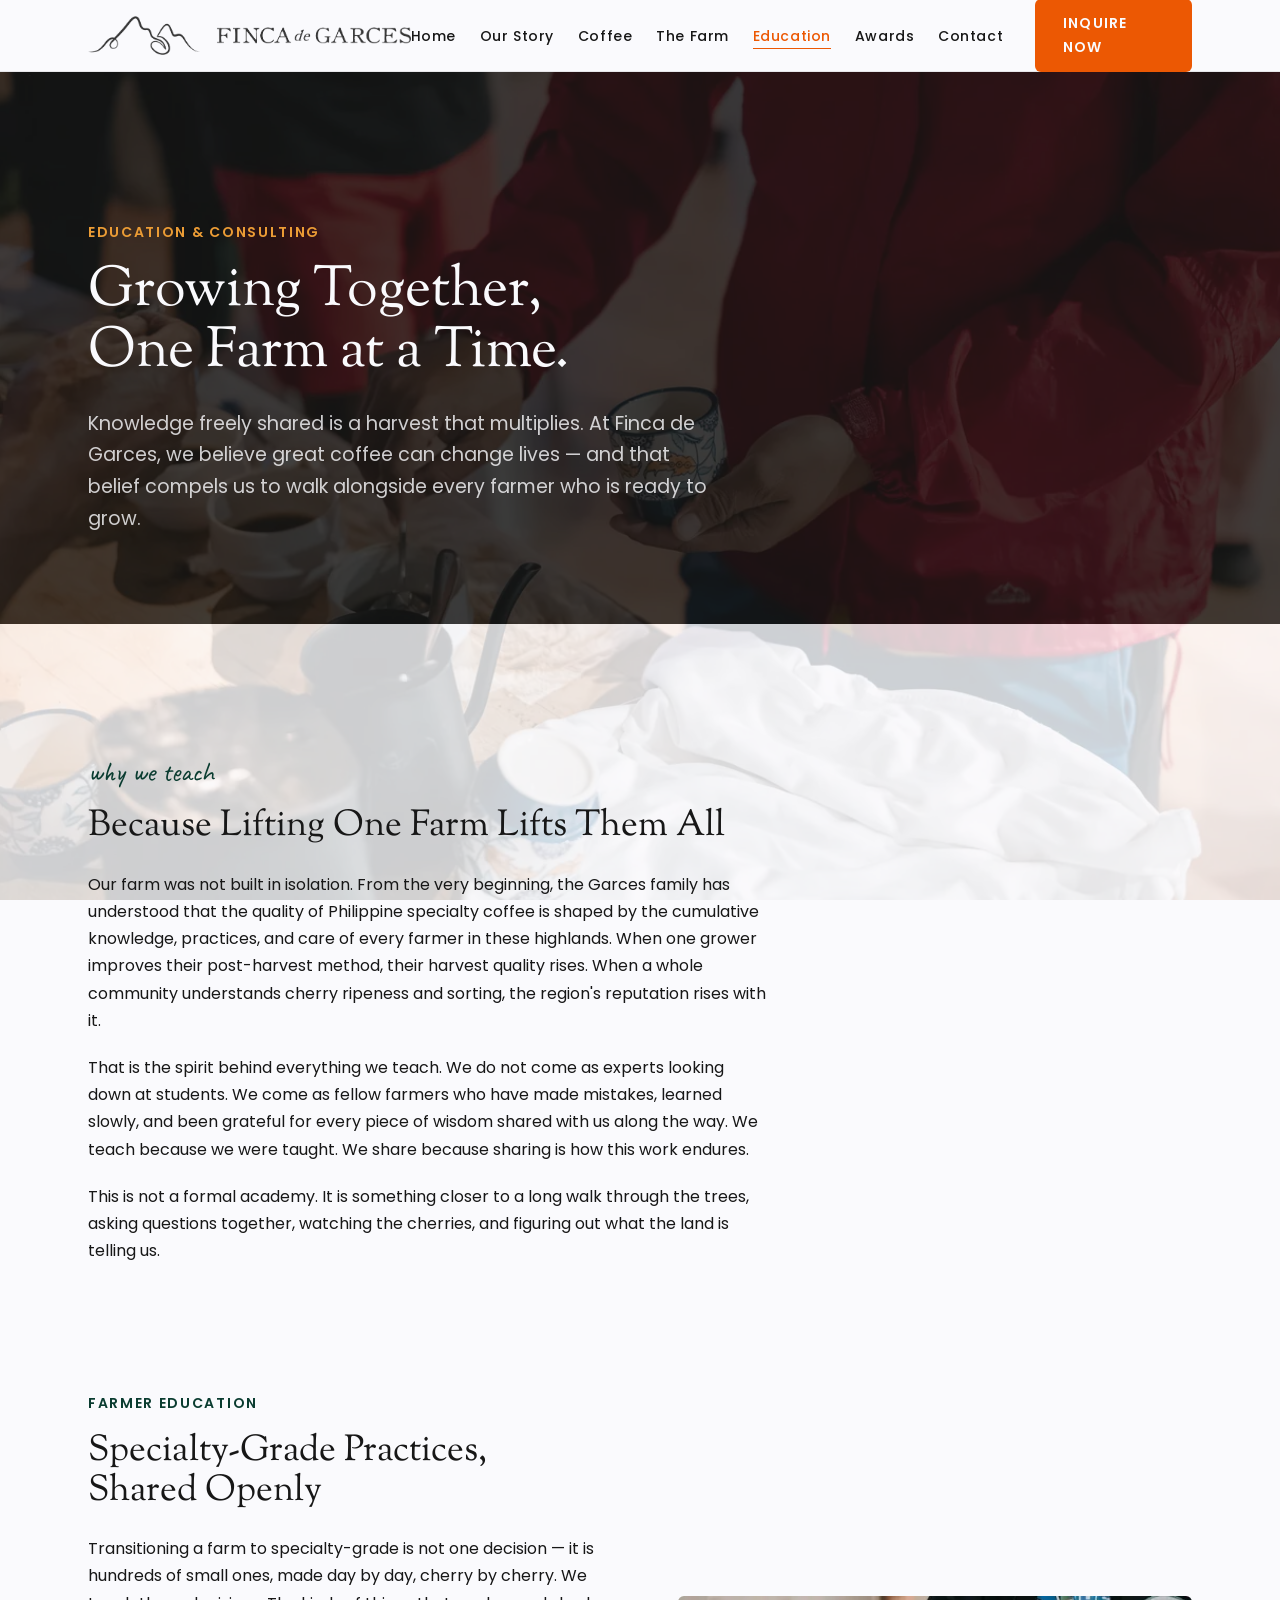
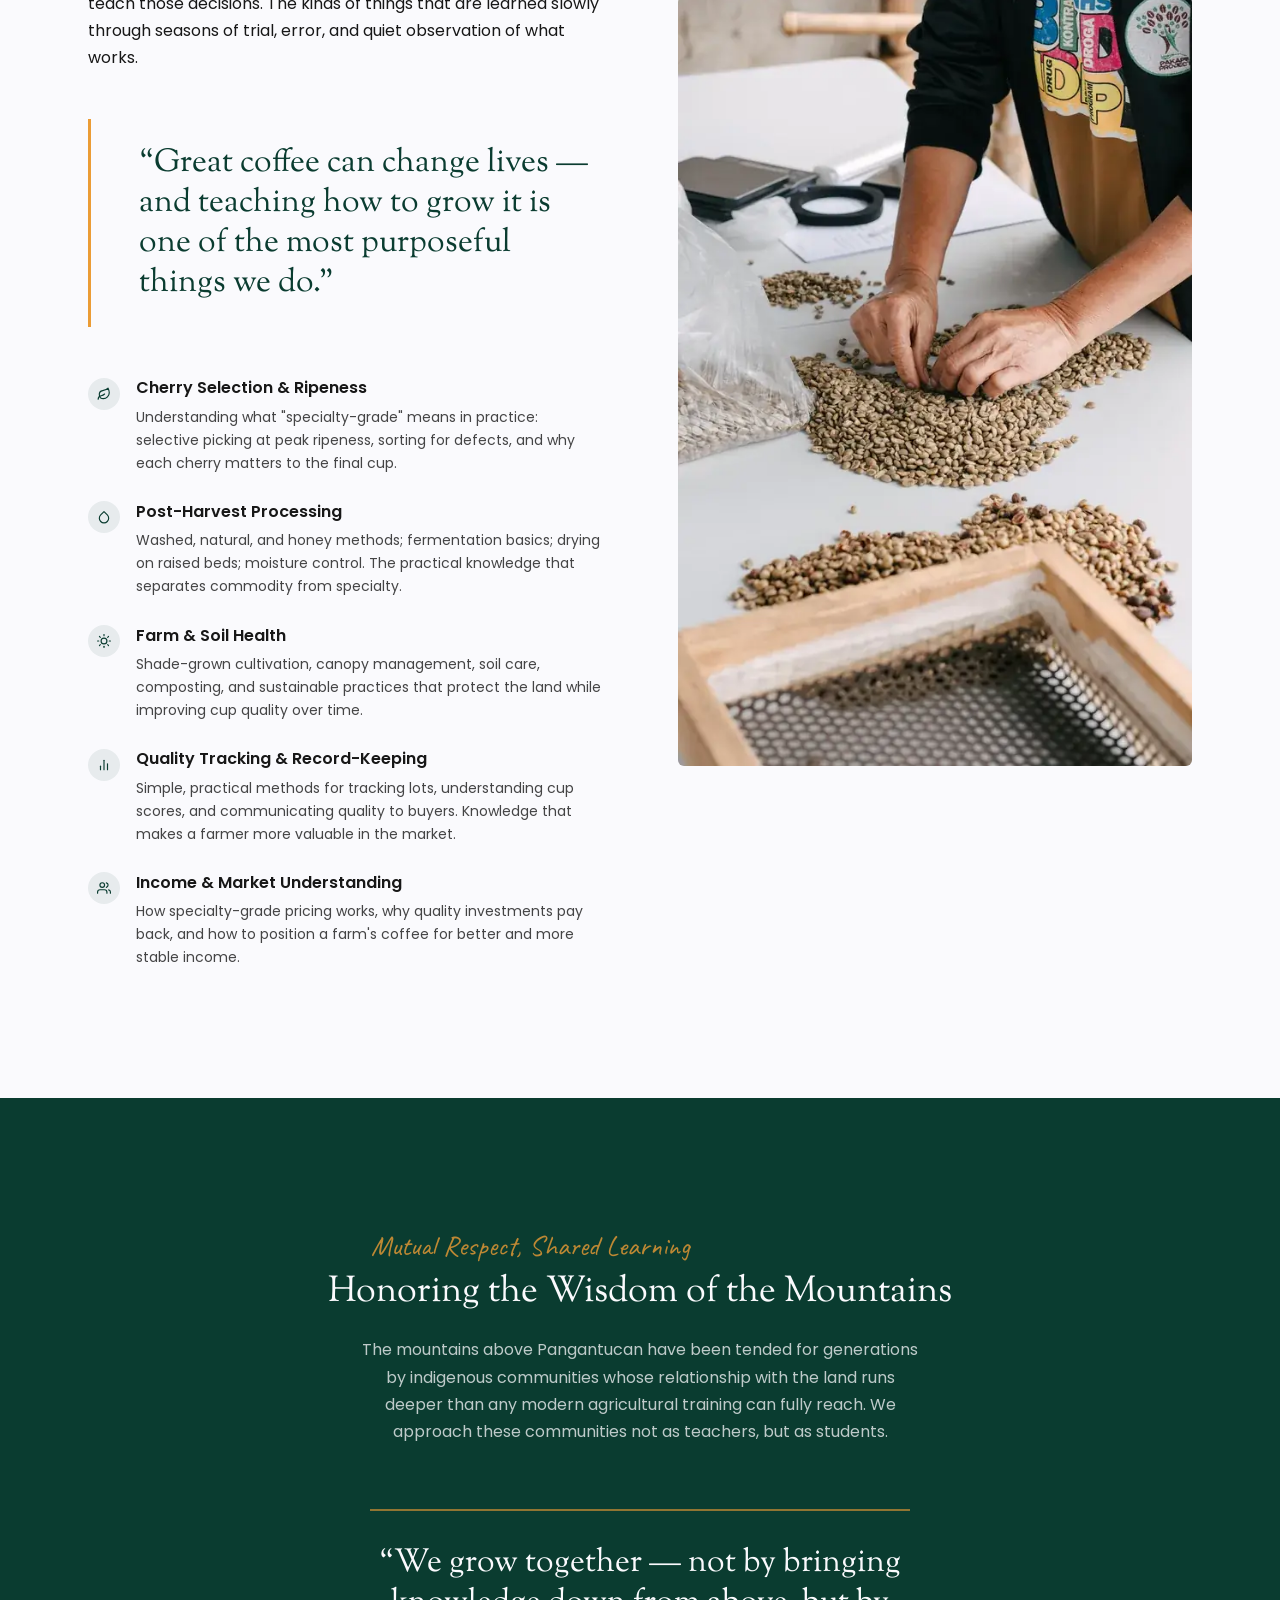
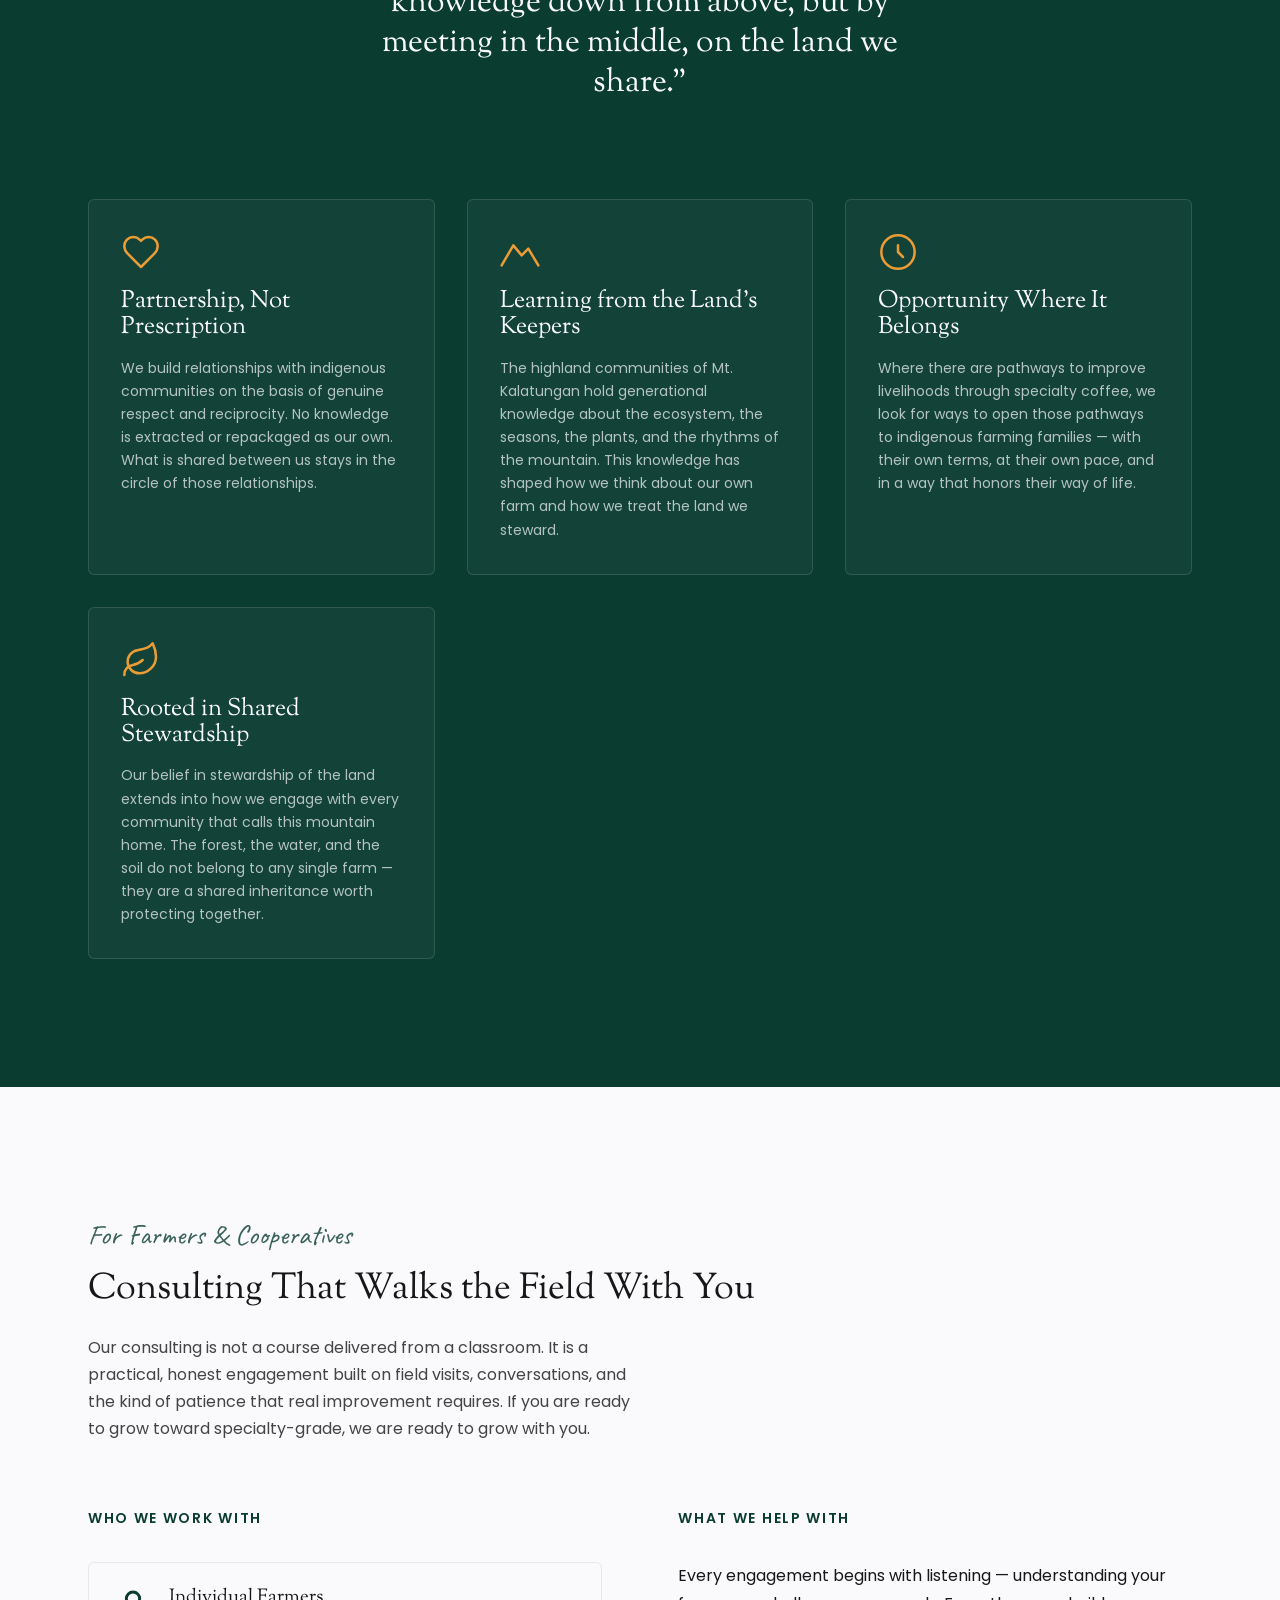
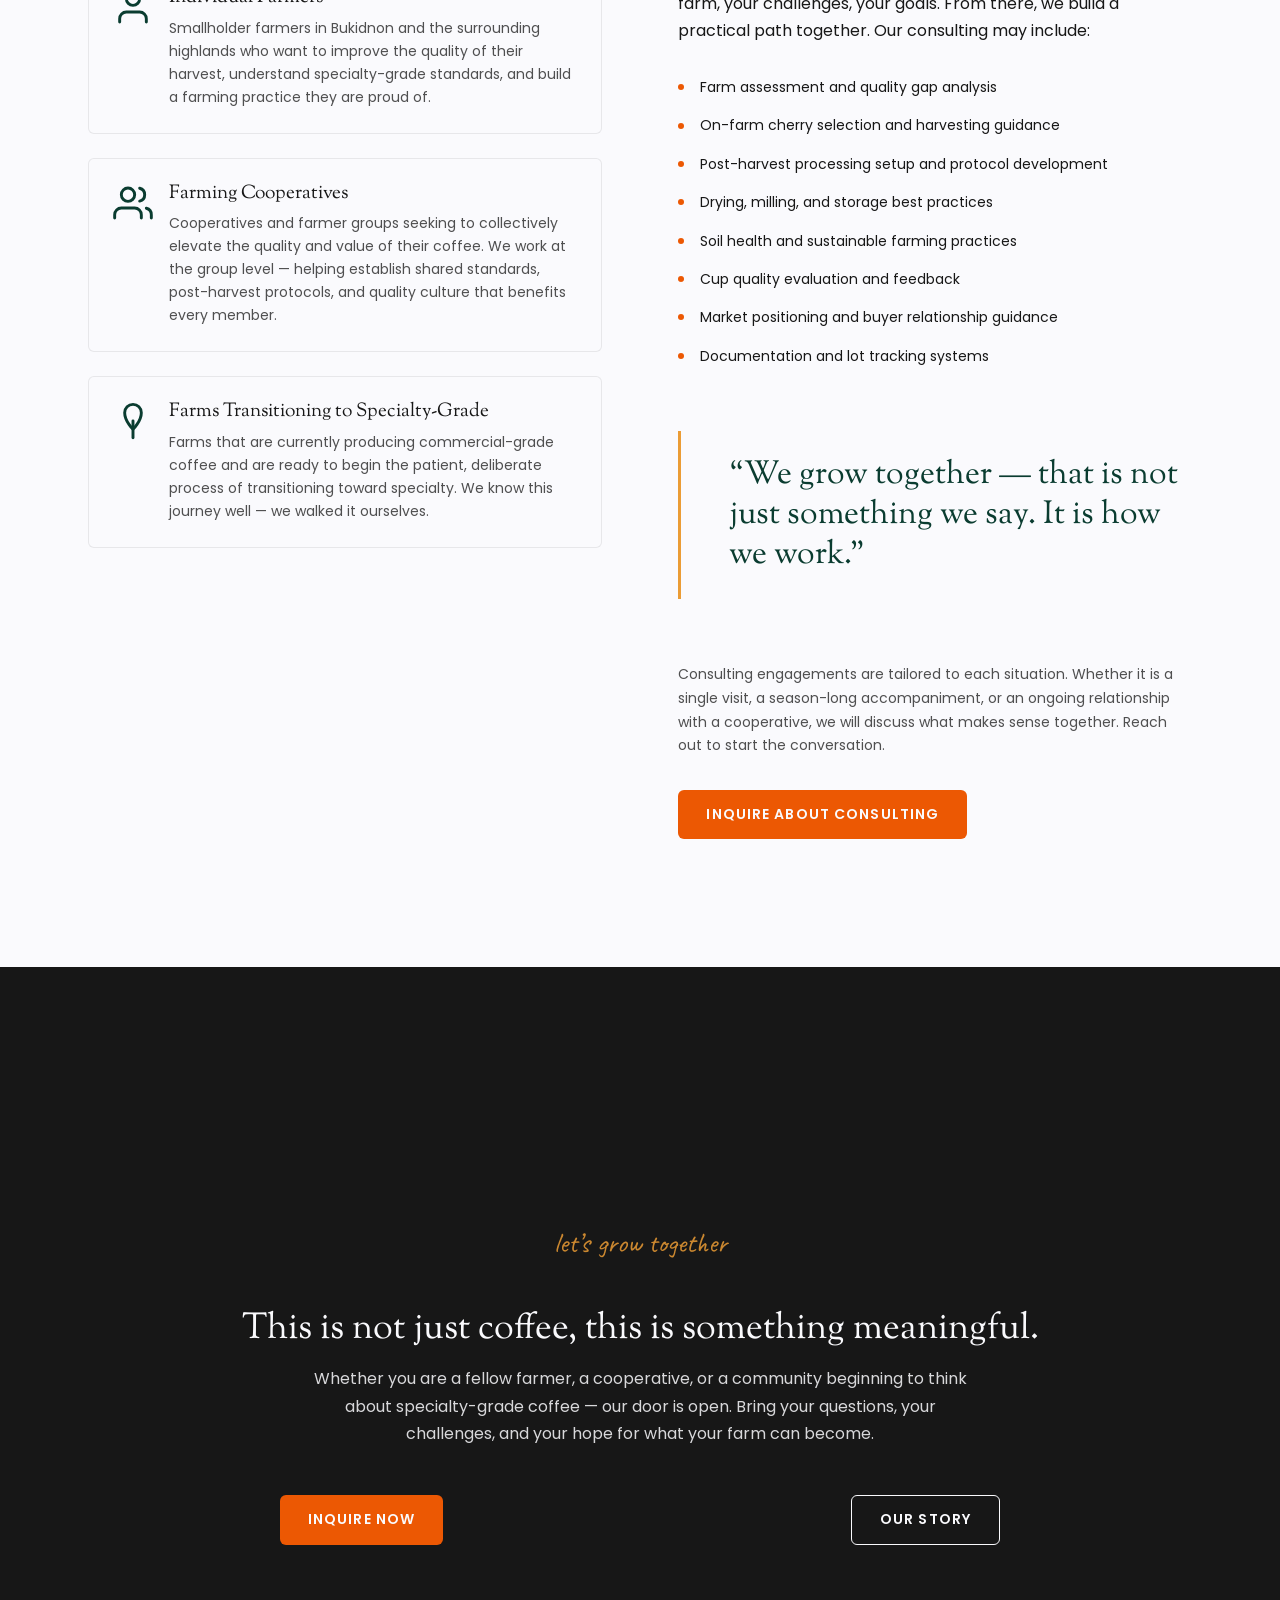
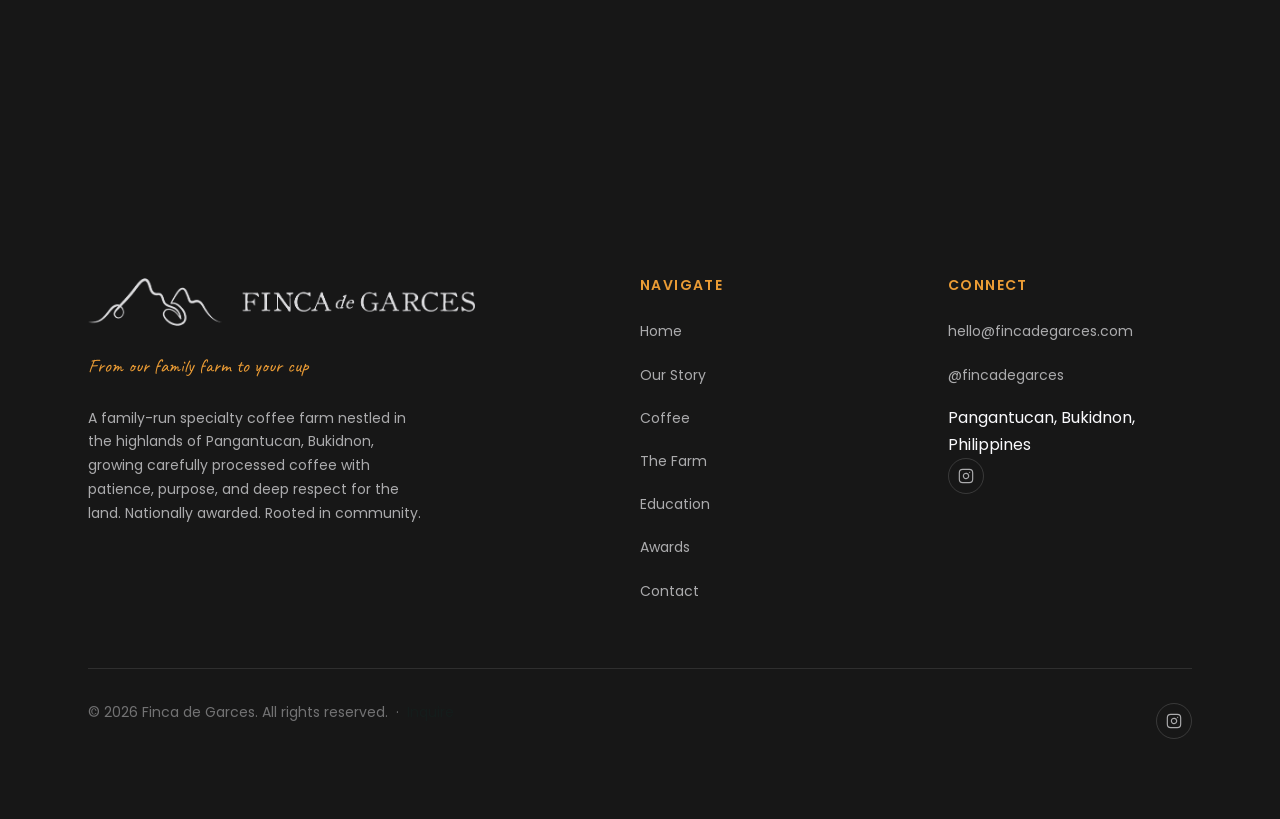
<file: education.html>
<!DOCTYPE html>
<html lang="en">
<head>
  <meta charset="UTF-8">
  <meta name="viewport" content="width=device-width, initial-scale=1.0">
  <meta http-equiv="X-UA-Compatible" content="IE=edge">
  <title>Education &amp; Consulting — Finca de Garces | Farmer Education, Bukidnon</title>
  <meta name="description" content="Finca de Garces walks alongside fellow farmers in Bukidnon, teaching specialty-grade practices, honoring indigenous mountain wisdom, and offering consulting for farmers and cooperatives ready to grow with purpose.">

  <!-- Favicons -->
  <link rel="icon" href="favicon.ico" sizes="any">
  <link rel="icon" type="image/png" sizes="32x32" href="favicon-32.png">
  <link rel="icon" type="image/png" sizes="16x16" href="favicon-16.png">
  <link rel="apple-touch-icon" href="apple-touch-icon.png">

  <!-- Open Graph -->
  <meta property="og:title" content="Education &amp; Consulting — Finca de Garces | Farmer Education, Bukidnon">
  <meta property="og:description" content="Finca de Garces walks alongside fellow farmers in Bukidnon, teaching specialty-grade practices, honoring indigenous mountain wisdom, and offering consulting for farmers and cooperatives ready to grow with purpose.">
  <meta property="og:type" content="website">
  <meta property="og:url" content="https://fincadegarces.com/education.html">
  <meta property="og:image" content="https://fincadegarces.com/assets/img/og-cover.jpg">
  <meta property="og:image:width" content="1200">
  <meta property="og:image:height" content="630">

  <!-- Twitter Card -->
  <meta name="twitter:card" content="summary_large_image">
  <meta name="twitter:title" content="Education &amp; Consulting — Finca de Garces | Farmer Education, Bukidnon">
  <meta name="twitter:description" content="Finca de Garces walks alongside fellow farmers in Bukidnon, teaching specialty-grade practices, honoring indigenous mountain wisdom, and offering consulting for farmers and cooperatives ready to grow with purpose.">
  <meta name="twitter:image" content="https://fincadegarces.com/assets/img/og-cover.jpg">

  <!-- Canonical -->
  <link rel="canonical" href="https://fincadegarces.com/education.html">

  <!-- JSON-LD Organization + Service Schema -->
  <script type="application/ld+json">
  {
    "@context": "https://schema.org",
    "@type": ["LocalBusiness", "EducationalOrganization"],
    "name": "Finca de Garces",
    "url": "https://fincadegarces.com/",
    "sameAs": [
      "https://instagram.com/fincadegarces"
    ],
    "address": {
      "@type": "PostalAddress",
      "addressLocality": "Pangantucan",
      "addressRegion": "Bukidnon",
      "addressCountry": "Philippines"
    },
    "description": "Family-run specialty coffee farm in Pangantucan, Bukidnon offering farmer education, indigenous community partnerships, and consulting for farmers and cooperatives transitioning to specialty-grade.",
    "image": "https://fincadegarces.com/assets/img/og-cover.jpg",
    "hasOfferCatalog": {
      "@type": "OfferCatalog",
      "name": "Farmer Education & Consulting",
      "itemListElement": [
        {
          "@type": "Offer",
          "itemOffered": {
            "@type": "Service",
            "name": "Specialty Coffee Farm Consulting",
            "description": "Consulting for individual farmers and cooperatives wanting to transition to specialty-grade coffee production in Bukidnon and surrounding areas."
          }
        }
      ]
    }
  }
  </script>

  <!-- Google Fonts preconnect -->
  <link rel="preconnect" href="https://fonts.googleapis.com">
  <link rel="preconnect" href="https://fonts.gstatic.com" crossorigin>

  <!-- Stylesheet -->
  <link rel="stylesheet" href="css/styles.css">

  <!-- Page-specific styles for education page -->
  <style>
    /* ── Education page: indigenous partnership section ── */
    .section--canopy .pull-quote {
      color: var(--color-cream);
      border-color: rgba(235, 156, 53, 0.6);
    }

    /* ── Pillar list: what we teach ── */
    .pillar-list {
      display: flex;
      flex-direction: column;
      gap: var(--space-4);
    }

    .pillar-item {
      display: grid;
      grid-template-columns: 2rem 1fr;
      gap: var(--space-3);
      align-items: start;
    }

    .pillar-item__marker {
      width: 2rem;
      height: 2rem;
      border-radius: 50%;
      background: rgba(10, 60, 48, 0.08);
      display: flex;
      align-items: center;
      justify-content: center;
      flex-shrink: 0;
      color: var(--color-canopy);
      margin-top: 0.15em;
    }

    .pillar-item__marker svg {
      width: 14px;
      height: 14px;
    }

    .pillar-item__text {
      font-size: var(--fs-small);
      line-height: 1.65;
      color: rgba(23, 23, 23, 0.8);
    }

    .pillar-item__text strong {
      display: block;
      font-weight: 600;
      color: var(--color-roast);
      font-size: var(--fs-body);
      margin-bottom: 0.25em;
    }

    /* ── Education image block ── */
    .edu-img-block {
      position: relative;
      border-radius: var(--radius-card);
      overflow: hidden;
    }

    .edu-img-block .img-placeholder {
      aspect-ratio: 3/4;
      min-height: 400px;
    }

    /* ── Partnership pillars ── */
    .partnership-grid {
      display: grid;
      gap: var(--space-5);
      grid-template-columns: repeat(auto-fit, minmax(min(280px, 100%), 1fr));
    }

    .partnership-card {
      padding: var(--space-5);
      border-radius: var(--radius-card);
      border: 1px solid rgba(250, 250, 253, 0.12);
      background: rgba(250, 250, 253, 0.04);
    }

    .partnership-card__icon {
      width: 40px;
      height: 40px;
      color: var(--color-gold);
      margin-bottom: var(--space-3);
    }

    .partnership-card h3 {
      color: var(--color-cream);
      font-size: var(--fs-h3);
      margin-bottom: var(--space-3);
    }

    .partnership-card p {
      font-size: var(--fs-small);
      line-height: 1.65;
      color: rgba(250, 250, 253, 0.7);
    }

    /* ── Consulting offer ── */
    .consulting-offer {
      display: grid;
      gap: clamp(3rem, 6vw, 6rem);
      align-items: start;
    }

    @media (min-width: 900px) {
      .consulting-offer {
        grid-template-columns: 1fr 1fr;
      }
    }

    .consulting-who {
      display: flex;
      flex-direction: column;
      gap: var(--space-4);
    }

    .who-item {
      display: flex;
      gap: var(--space-3);
      align-items: flex-start;
      padding: var(--space-4);
      border-radius: var(--radius-card);
      border: 1px solid rgba(23, 23, 23, 0.08);
      background: var(--color-cream);
    }

    .who-item__icon {
      width: 40px;
      height: 40px;
      flex-shrink: 0;
      color: var(--color-canopy);
    }

    .who-item__body h3 {
      font-size: clamp(1.05rem, 1.5vw, 1.2rem);
      margin-bottom: var(--space-2);
    }

    .who-item__body p {
      font-size: var(--fs-small);
      line-height: 1.65;
      opacity: 0.75;
    }

    /* ── Pull-quote in cream sections ── */
    .section .pull-quote--warm {
      border-color: var(--color-gold);
      color: var(--color-canopy);
    }

    /* ── Consulting detail list ── */
    .help-list {
      display: flex;
      flex-direction: column;
      gap: var(--space-3);
      margin-top: var(--space-5);
    }

    .help-list__item {
      display: flex;
      gap: var(--space-3);
      align-items: center;
      font-size: var(--fs-small);
      line-height: 1.6;
    }

    .help-list__dot {
      width: 6px;
      height: 6px;
      border-radius: 50%;
      background: var(--color-clay);
      flex-shrink: 0;
    }
  </style>
</head>
<body>

  <!-- ── HEADER ──────────────────────────────────────────────────────────── -->
  <header class="site-header" role="banner">
    <div class="container">

      <!-- Logo -->
      <a href="index.html" class="site-logo" aria-label="Finca de Garces — return to home">
        <img src="assets/logo/logo-horizontal-roast.png" alt="Finca de Garces" width="855" height="106">
      </a>

      <!-- Primary navigation -->
      <nav class="site-nav" id="site-nav" aria-label="Primary navigation">
        <ul class="site-nav__list" role="list">
          <li><a href="index.html" class="site-nav__link">Home</a></li>
          <li><a href="our-story.html" class="site-nav__link">Our Story</a></li>
          <li><a href="coffee.html" class="site-nav__link">Coffee</a></li>
          <li><a href="farm.html" class="site-nav__link">The Farm</a></li>
          <li><a href="education.html" class="site-nav__link active" aria-current="page">Education</a></li>
          <li><a href="awards.html" class="site-nav__link">Awards</a></li>
          <li><a href="contact.html" class="site-nav__link">Contact</a></li>
        </ul>
        <a href="contact.html" class="btn btn--primary">Inquire Now</a>
      </nav>

      <!-- Mobile hamburger toggle -->
      <button
        class="nav-toggle"
        type="button"
        aria-expanded="false"
        aria-controls="site-nav"
        aria-label="Toggle navigation menu"
      >
        <span class="nav-toggle__bar"></span>
        <span class="nav-toggle__bar"></span>
        <span class="nav-toggle__bar"></span>
      </button>

    </div>

    <!-- Mobile nav overlay -->
    <div class="nav-overlay" id="nav-overlay" aria-hidden="true"></div>
  </header>

  <!-- ── MAIN CONTENT ────────────────────────────────────────────────────── -->
  <main id="main-content">

    <!-- ── SECTION 1: PAGE HERO (roast bg) ──────────────────────────────── -->
    <section class="page-hero" aria-labelledby="page-hero-heading">

      <!-- Background image placeholder (roast bg as fallback) -->
      <div
        class="page-hero__media"
        aria-hidden="true"
        style="
          position: absolute;
          inset: 0;
          z-index: 0;
          overflow: hidden;
        "
      >
        <picture>
          <source srcset="assets/img/community-cupping.webp" type="image/webp">
          <img
            src="assets/img/community-cupping.jpg"
            alt=""
            width="1280"
            height="853"
            fetchpriority="high"
            decoding="async"
            style="width:100%;height:100%;object-fit:cover;opacity:0.18;"
          >
        </picture>
      </div>

      <div class="container" style="position: relative; z-index: 1;">
        <p class="text-eyebrow" style="margin-bottom: var(--space-3);">Education &amp; Consulting</p>
        <h1 id="page-hero-heading" style="max-width: 18ch;">Growing Together, One Farm at a Time.</h1>
        <p class="text-lead" style="max-width: 52ch; margin-top: var(--space-4);">
          Knowledge freely shared is a harvest that multiplies. At Finca de Garces, we believe great coffee can change lives&nbsp;&mdash; and that belief compels us to walk alongside every farmer who is ready to grow.
        </p>
      </div>

    </section>

    <!-- ── SECTION 2: INTRO / PURPOSE (cream) ──────────────────────────── -->
    <section class="section" aria-labelledby="intro-heading">
      <div class="container">
        <div class="reveal" style="max-width: var(--text-measure);">
          <p class="text-script" style="margin-bottom: var(--space-3);">why we teach</p>
          <h2 id="intro-heading">Because Lifting One Farm Lifts Them All</h2>
          <p style="margin-top: var(--space-4);">
            Our farm was not built in isolation. From the very beginning, the Garces family has understood that the quality of Philippine specialty coffee is shaped by the cumulative knowledge, practices, and care of every farmer in these highlands. When one grower improves their post-harvest method, their harvest quality rises. When a whole community understands cherry ripeness and sorting, the region's reputation rises with it.
          </p>
          <p>
            That is the spirit behind everything we teach. We do not come as experts looking down at students. We come as fellow farmers who have made mistakes, learned slowly, and been grateful for every piece of wisdom shared with us along the way. We teach because we were taught. We share because sharing is how this work endures.
          </p>
          <p>
            This is not a formal academy. It is something closer to a long walk through the trees, asking questions together, watching the cherries, and figuring out what the land is telling us.
          </p>
        </div>
      </div>
    </section>

    <!-- ── SECTION 3: FARMER EDUCATION (2-column with image) ────────────── -->
    <section class="section" style="padding-top: 0;" aria-labelledby="education-heading">
      <div class="container">

        <div class="story-block story-block--img-right" style="display: grid; gap: clamp(3rem,6vw,6rem); align-items: center;">

          <!-- Left: Text content -->
          <div class="story-block__text reveal">
            <p class="text-eyebrow" style="margin-bottom: var(--space-3);">Farmer Education</p>
            <h2 id="education-heading">Specialty-Grade Practices, Shared Openly</h2>

            <p style="margin-top: var(--space-4);">
              Transitioning a farm to specialty-grade is not one decision&nbsp;&mdash; it is hundreds of small ones, made day by day, cherry by cherry. We teach those decisions. The kinds of things that are learned slowly through seasons of trial, error, and quiet observation of what works.
            </p>

            <!-- Pull quote -->
            <blockquote class="pull-quote pull-quote--warm" style="margin: var(--space-6) 0;">
              &ldquo;Great coffee can change lives&nbsp;&mdash; and teaching how to grow it is one of the most purposeful things we do.&rdquo;
            </blockquote>

            <!-- What we teach: pillar list -->
            <div class="pillar-list">

              <div class="pillar-item">
                <div class="pillar-item__marker" aria-hidden="true">
                  <!-- Leaf icon -->
                  <svg xmlns="http://www.w3.org/2000/svg" viewBox="0 0 24 24" fill="none" stroke="currentColor" stroke-width="2" stroke-linecap="round" stroke-linejoin="round"><path d="M11 20A7 7 0 0 1 9.8 6.1C15.5 5 17 4.48 19 2c1 2 2 4.18 2 8 0 5.5-4.78 10-10 10z"/><path d="M2 21c0-3 1.85-5.36 5.08-6C9.5 14.52 12 13 13 12"/></svg>
                </div>
                <div class="pillar-item__text">
                  <strong>Cherry Selection &amp; Ripeness</strong>
                  Understanding what "specialty-grade" means in practice: selective picking at peak ripeness, sorting for defects, and why each cherry matters to the final cup.
                </div>
              </div>

              <div class="pillar-item">
                <div class="pillar-item__marker" aria-hidden="true">
                  <!-- Droplet / processing icon -->
                  <svg xmlns="http://www.w3.org/2000/svg" viewBox="0 0 24 24" fill="none" stroke="currentColor" stroke-width="2" stroke-linecap="round" stroke-linejoin="round"><path d="M12 2.69l5.66 5.66a8 8 0 1 1-11.31 0z"/></svg>
                </div>
                <div class="pillar-item__text">
                  <strong>Post-Harvest Processing</strong>
                  Washed, natural, and honey methods; fermentation basics; drying on raised beds; moisture control. The practical knowledge that separates commodity from specialty.
                </div>
              </div>

              <div class="pillar-item">
                <div class="pillar-item__marker" aria-hidden="true">
                  <!-- Sun / growing icon -->
                  <svg xmlns="http://www.w3.org/2000/svg" viewBox="0 0 24 24" fill="none" stroke="currentColor" stroke-width="2" stroke-linecap="round" stroke-linejoin="round"><circle cx="12" cy="12" r="5"/><line x1="12" y1="1" x2="12" y2="3"/><line x1="12" y1="21" x2="12" y2="23"/><line x1="4.22" y1="4.22" x2="5.64" y2="5.64"/><line x1="18.36" y1="18.36" x2="19.78" y2="19.78"/><line x1="1" y1="12" x2="3" y2="12"/><line x1="21" y1="12" x2="23" y2="12"/><line x1="4.22" y1="19.78" x2="5.64" y2="18.36"/><line x1="18.36" y1="5.64" x2="19.78" y2="4.22"/></svg>
                </div>
                <div class="pillar-item__text">
                  <strong>Farm &amp; Soil Health</strong>
                  Shade-grown cultivation, canopy management, soil care, composting, and sustainable practices that protect the land while improving cup quality over time.
                </div>
              </div>

              <div class="pillar-item">
                <div class="pillar-item__marker" aria-hidden="true">
                  <!-- Chart / quality icon -->
                  <svg xmlns="http://www.w3.org/2000/svg" viewBox="0 0 24 24" fill="none" stroke="currentColor" stroke-width="2" stroke-linecap="round" stroke-linejoin="round"><line x1="18" y1="20" x2="18" y2="10"/><line x1="12" y1="20" x2="12" y2="4"/><line x1="6" y1="20" x2="6" y2="14"/></svg>
                </div>
                <div class="pillar-item__text">
                  <strong>Quality Tracking &amp; Record-Keeping</strong>
                  Simple, practical methods for tracking lots, understanding cup scores, and communicating quality to buyers. Knowledge that makes a farmer more valuable in the market.
                </div>
              </div>

              <div class="pillar-item">
                <div class="pillar-item__marker" aria-hidden="true">
                  <!-- Community / people icon -->
                  <svg xmlns="http://www.w3.org/2000/svg" viewBox="0 0 24 24" fill="none" stroke="currentColor" stroke-width="2" stroke-linecap="round" stroke-linejoin="round"><path d="M17 21v-2a4 4 0 0 0-4-4H5a4 4 0 0 0-4 4v2"/><circle cx="9" cy="7" r="4"/><path d="M23 21v-2a4 4 0 0 0-3-3.87"/><path d="M16 3.13a4 4 0 0 1 0 7.75"/></svg>
                </div>
                <div class="pillar-item__text">
                  <strong>Income &amp; Market Understanding</strong>
                  How specialty-grade pricing works, why quality investments pay back, and how to position a farm's coffee for better and more stable income.
                </div>
              </div>

            </div><!-- /.pillar-list -->
          </div><!-- /.story-block__text -->

          <!-- Right: Image -->
          <div class="edu-img-block reveal reveal--delay-1">
            <picture>
              <source srcset="assets/img/training-sorting.webp" type="image/webp">
              <img
                src="assets/img/training-sorting.jpg"
                alt="Farmers at Finca de Garces learning cherry selection and sorting techniques in the Bukidnon highlands"
                width="600"
                height="900"
                loading="lazy"
                decoding="async"
              >
            </picture>
          </div>

        </div><!-- /.story-block -->
      </div><!-- /.container -->
    </section>

    <!-- ── SECTION 4: INDIGENOUS PARTNERSHIPS (canopy bg) ───────────────── -->
    <section class="section section--canopy" aria-labelledby="indigenous-heading">
      <div class="container">

        <div class="section-header text-center reveal" style="margin-bottom: var(--space-7);">
          <p class="text-script" style="color: var(--color-gold);">Mutual Respect, Shared Learning</p>
          <h2 id="indigenous-heading" style="color: var(--color-cream);">Honoring the Wisdom of the Mountains</h2>
          <p style="opacity: 0.75; margin-inline: auto; max-width: 56ch; color: var(--color-cream);">
            The mountains above Pangantucan have been tended for generations by indigenous communities whose relationship with the land runs deeper than any modern agricultural training can fully reach. We approach these communities not as teachers, but as students.
          </p>
        </div>

        <!-- Pull quote -->
        <div class="reveal" style="max-width: 54ch; margin-inline: auto; margin-bottom: var(--space-8);">
          <blockquote class="pull-quote" style="color: var(--color-cream); border-color: rgba(235,156,53,0.6); text-align: center; border-left: none; border-top: 2px solid rgba(235,156,53,0.6); padding: var(--space-5) 0 0 0;">
            &ldquo;We grow together&nbsp;&mdash; not by bringing knowledge down from above, but by meeting in the middle, on the land we share.&rdquo;
          </blockquote>
        </div>

        <!-- Partnership principle cards -->
        <div class="partnership-grid">

          <div class="partnership-card reveal">
            <div class="partnership-card__icon" aria-hidden="true">
              <svg xmlns="http://www.w3.org/2000/svg" viewBox="0 0 24 24" width="40" height="40" fill="none" stroke="currentColor" stroke-width="1.5" stroke-linecap="round" stroke-linejoin="round">
                <!-- Handshake / open hands -->
                <path d="M20.42 4.58a5.4 5.4 0 0 0-7.65 0l-.77.78-.77-.78a5.4 5.4 0 0 0-7.65 0C1.46 6.7 1.33 10.28 4 13l8 8 8-8c2.67-2.72 2.54-6.3.42-8.42z"/>
              </svg>
            </div>
            <h3>Partnership, Not Prescription</h3>
            <p>
              We build relationships with indigenous communities on the basis of genuine respect and reciprocity. No knowledge is extracted or repackaged as our own. What is shared between us stays in the circle of those relationships.
            </p>
          </div>

          <div class="partnership-card reveal reveal--delay-1">
            <div class="partnership-card__icon" aria-hidden="true">
              <svg xmlns="http://www.w3.org/2000/svg" viewBox="0 0 24 24" width="40" height="40" fill="none" stroke="currentColor" stroke-width="1.5" stroke-linecap="round" stroke-linejoin="round">
                <!-- Mountain / terrain -->
                <polyline points="1 20 8 8 13 14 17 10 23 20"/>
              </svg>
            </div>
            <h3>Learning from the Land&rsquo;s Keepers</h3>
            <p>
              The highland communities of Mt. Kalatungan hold generational knowledge about the ecosystem, the seasons, the plants, and the rhythms of the mountain. This knowledge has shaped how we think about our own farm and how we treat the land we steward.
            </p>
          </div>

          <div class="partnership-card reveal reveal--delay-2">
            <div class="partnership-card__icon" aria-hidden="true">
              <svg xmlns="http://www.w3.org/2000/svg" viewBox="0 0 24 24" width="40" height="40" fill="none" stroke="currentColor" stroke-width="1.5" stroke-linecap="round" stroke-linejoin="round">
                <!-- Circle of connection / community -->
                <circle cx="12" cy="12" r="10"/>
                <path d="M12 8v4l3 3"/>
              </svg>
            </div>
            <h3>Opportunity Where It Belongs</h3>
            <p>
              Where there are pathways to improve livelihoods through specialty coffee, we look for ways to open those pathways to indigenous farming families&nbsp;&mdash; with their own terms, at their own pace, and in a way that honors their way of life.
            </p>
          </div>

          <div class="partnership-card reveal reveal--delay-3">
            <div class="partnership-card__icon" aria-hidden="true">
              <svg xmlns="http://www.w3.org/2000/svg" viewBox="0 0 24 24" width="40" height="40" fill="none" stroke="currentColor" stroke-width="1.5" stroke-linecap="round" stroke-linejoin="round">
                <!-- Leaf / stewardship -->
                <path d="M11 20A7 7 0 0 1 9.8 6.1C15.5 5 17 4.48 19 2c1 2 2 4.18 2 8 0 5.5-4.78 10-10 10z"/>
                <path d="M2 21c0-3 1.85-5.36 5.08-6C9.5 14.52 12 13 13 12"/>
              </svg>
            </div>
            <h3>Rooted in Shared Stewardship</h3>
            <p>
              Our belief in stewardship of the land extends into how we engage with every community that calls this mountain home. The forest, the water, and the soil do not belong to any single farm&nbsp;&mdash; they are a shared inheritance worth protecting together.
            </p>
          </div>

        </div><!-- /.partnership-grid -->

        <!-- TODO: confirm with client the names and nature of specific indigenous community partnerships before naming them publicly -->

      </div><!-- /.container -->
    </section>

    <!-- ── SECTION 5: CONSULTING OFFER (cream) ──────────────────────────── -->
    <section class="section" aria-labelledby="consulting-heading">
      <div class="container">

        <div class="section-header reveal" style="margin-bottom: var(--space-7);">
          <p class="text-script" style="margin-bottom: var(--space-3);">For Farmers &amp; Cooperatives</p>
          <h2 id="consulting-heading">Consulting That Walks the Field With You</h2>
          <p style="max-width: 56ch; margin-top: var(--space-4);">
            Our consulting is not a course delivered from a classroom. It is a practical, honest engagement built on field visits, conversations, and the kind of patience that real improvement requires. If you are ready to grow toward specialty-grade, we are ready to grow with you.
          </p>
        </div>

        <div class="consulting-offer">

          <!-- Left: Who it is for -->
          <div class="reveal">
            <p class="text-eyebrow" style="margin-bottom: var(--space-5);">Who We Work With</p>

            <div class="consulting-who">

              <div class="who-item">
                <div class="who-item__icon" aria-hidden="true">
                  <svg xmlns="http://www.w3.org/2000/svg" viewBox="0 0 24 24" fill="none" stroke="currentColor" stroke-width="1.75" stroke-linecap="round" stroke-linejoin="round">
                    <!-- Single person / individual farmer -->
                    <path d="M20 21v-2a4 4 0 0 0-4-4H8a4 4 0 0 0-4 4v2"/>
                    <circle cx="12" cy="7" r="4"/>
                  </svg>
                </div>
                <div class="who-item__body">
                  <h3>Individual Farmers</h3>
                  <p>
                    Smallholder farmers in Bukidnon and the surrounding highlands who want to improve the quality of their harvest, understand specialty-grade standards, and build a farming practice they are proud of.
                  </p>
                </div>
              </div>

              <div class="who-item">
                <div class="who-item__icon" aria-hidden="true">
                  <svg xmlns="http://www.w3.org/2000/svg" viewBox="0 0 24 24" fill="none" stroke="currentColor" stroke-width="1.75" stroke-linecap="round" stroke-linejoin="round">
                    <!-- Group / cooperative -->
                    <path d="M17 21v-2a4 4 0 0 0-4-4H5a4 4 0 0 0-4 4v2"/>
                    <circle cx="9" cy="7" r="4"/>
                    <path d="M23 21v-2a4 4 0 0 0-3-3.87"/>
                    <path d="M16 3.13a4 4 0 0 1 0 7.75"/>
                  </svg>
                </div>
                <div class="who-item__body">
                  <h3>Farming Cooperatives</h3>
                  <p>
                    Cooperatives and farmer groups seeking to collectively elevate the quality and value of their coffee. We work at the group level&nbsp;&mdash; helping establish shared standards, post-harvest protocols, and quality culture that benefits every member.
                  </p>
                </div>
              </div>

              <div class="who-item">
                <div class="who-item__icon" aria-hidden="true">
                  <svg xmlns="http://www.w3.org/2000/svg" viewBox="0 0 24 24" fill="none" stroke="currentColor" stroke-width="1.75" stroke-linecap="round" stroke-linejoin="round">
                    <!-- Seedling / transitioning farm -->
                    <path d="M12 22V12"/>
                    <path d="M17 7a5 5 0 0 0-10 0c0 5 5 10 5 10S17 12 17 7z"/>
                  </svg>
                </div>
                <div class="who-item__body">
                  <h3>Farms Transitioning to Specialty-Grade</h3>
                  <p>
                    Farms that are currently producing commercial-grade coffee and are ready to begin the patient, deliberate process of transitioning toward specialty. We know this journey well&nbsp;&mdash; we walked it ourselves.
                  </p>
                </div>
              </div>

            </div><!-- /.consulting-who -->
          </div><!-- /left col -->

          <!-- Right: What we help with + CTA -->
          <div class="reveal reveal--delay-1">
            <p class="text-eyebrow" style="margin-bottom: var(--space-5);">What We Help With</p>

            <p>
              Every engagement begins with listening&nbsp;&mdash; understanding your farm, your challenges, your goals. From there, we build a practical path together. Our consulting may include:
            </p>

            <ul class="help-list" role="list">
              <li class="help-list__item">
                <span class="help-list__dot" aria-hidden="true"></span>
                Farm assessment and quality gap analysis
              </li>
              <li class="help-list__item">
                <span class="help-list__dot" aria-hidden="true"></span>
                On-farm cherry selection and harvesting guidance
              </li>
              <li class="help-list__item">
                <span class="help-list__dot" aria-hidden="true"></span>
                Post-harvest processing setup and protocol development
              </li>
              <li class="help-list__item">
                <span class="help-list__dot" aria-hidden="true"></span>
                Drying, milling, and storage best practices
              </li>
              <li class="help-list__item">
                <span class="help-list__dot" aria-hidden="true"></span>
                Soil health and sustainable farming practices
              </li>
              <li class="help-list__item">
                <span class="help-list__dot" aria-hidden="true"></span>
                Cup quality evaluation and feedback
              </li>
              <li class="help-list__item">
                <span class="help-list__dot" aria-hidden="true"></span>
                Market positioning and buyer relationship guidance
              </li>
              <li class="help-list__item">
                <span class="help-list__dot" aria-hidden="true"></span>
                Documentation and lot tracking systems
              </li>
            </ul>

            <!-- Pull quote -->
            <blockquote class="pull-quote pull-quote--warm" style="margin: var(--space-7) 0;">
              &ldquo;We grow together&nbsp;&mdash; that is not just something we say. It is how we work.&rdquo;
            </blockquote>

            <p style="font-size: var(--fs-small); opacity: 0.75; margin-bottom: var(--space-5);">
              Consulting engagements are tailored to each situation. Whether it is a single visit, a season-long accompaniment, or an ongoing relationship with a cooperative, we will discuss what makes sense together. Reach out to start the conversation.
            </p>

            <a href="contact.html" class="btn btn--primary">Inquire About Consulting</a>

          </div><!-- /right col -->

        </div><!-- /.consulting-offer -->

      </div><!-- /.container -->
    </section>

    <!-- ── SECTION 6: CLOSING CTA BAND (roast bg) ───────────────────────── -->
    <section class="section section--inverse" aria-labelledby="cta-heading">
      <div class="container cta-band">
        <p class="text-script" style="color: var(--color-gold);">let&rsquo;s grow together</p>
        <h2 id="cta-heading">This is not just coffee, this is something meaningful.</h2>
        <p>
          Whether you are a fellow farmer, a cooperative, or a community beginning to think about specialty-grade coffee&nbsp;&mdash; our door is open. Bring your questions, your challenges, and your hope for what your farm can become.
        </p>
        <div style="display: flex; gap: var(--space-4); flex-wrap: wrap; justify-content: center;">
          <a href="contact.html" class="btn btn--primary">Inquire Now</a>
          <a href="our-story.html" class="btn btn--ghost-light">Our Story</a>
        </div>
      </div>
    </section>

  </main><!-- /#main-content -->

  <!-- ── FOOTER ──────────────────────────────────────────────────────────── -->
  <footer class="site-footer" role="contentinfo">
    <div class="container">

      <div class="site-footer__grid">

        <!-- Col 1: Brand -->
        <div class="site-footer__brand">
          <a href="index.html" class="site-logo" aria-label="Finca de Garces — return to home">
            <img src="assets/logo/logo-horizontal-cream.png" alt="Finca de Garces" width="855" height="106">
          </a>
          <p class="site-footer__tagline">From our family farm to your cup</p>
          <p class="site-footer__desc">
            A family-run specialty coffee farm nestled in the highlands of Pangantucan, Bukidnon, growing carefully processed coffee with patience, purpose, and deep respect for the land. Nationally awarded. Rooted in community.
          </p>
        </div>

        <!-- Col 2: Navigate -->
        <div class="site-footer__col">
          <h4>Navigate</h4>
          <ul class="site-footer__links" role="list">
            <li><a href="index.html">Home</a></li>
            <li><a href="our-story.html">Our Story</a></li>
            <li><a href="coffee.html">Coffee</a></li>
            <li><a href="farm.html">The Farm</a></li>
            <li><a href="education.html">Education</a></li>
            <li><a href="awards.html">Awards</a></li>
            <li><a href="contact.html">Contact</a></li>
          </ul>
        </div>

        <!-- Col 3: Connect -->
        <div class="site-footer__col">
          <h4>Connect</h4>
          <ul class="site-footer__links" role="list">
            <li>
              <!-- TODO: confirm email address -->
              <a href="mailto:hello@fincadegarces.com" aria-label="Email Finca de Garces">
                hello@fincadegarces.com
              </a>
            </li>
            <li>
              <a
                href="https://instagram.com/fincadegarces"
                target="_blank"
                rel="noopener noreferrer"
                aria-label="Follow @fincadegarces on Instagram"
              >
                @fincadegarces
              </a>
            </li>
            <li>
              <span>Pangantucan, Bukidnon, Philippines</span>
            </li>
          </ul>

          <!-- Social links -->
          <nav class="social-links" aria-label="Social media links">
            <a
              href="https://instagram.com/fincadegarces"
              target="_blank"
              rel="noopener noreferrer"
              aria-label="Follow @fincadegarces on Instagram"
            >
              <!-- Instagram SVG icon -->
              <svg
                xmlns="http://www.w3.org/2000/svg"
                viewBox="0 0 24 24"
                width="16"
                height="16"
                fill="none"
                stroke="currentColor"
                stroke-width="1.75"
                stroke-linecap="round"
                stroke-linejoin="round"
                aria-hidden="true"
                focusable="false"
              >
                <rect x="2" y="2" width="20" height="20" rx="5" ry="5"></rect>
                <path d="M16 11.37A4 4 0 1 1 12.63 8 4 4 0 0 1 16 11.37z"></path>
                <line x1="17.5" y1="6.5" x2="17.51" y2="6.5"></line>
              </svg>
            </a>
          </nav>
        </div>

      </div><!-- /.site-footer__grid -->

      <!-- Footer bottom row -->
      <div class="site-footer__bottom">
        <p class="site-footer__legal">
          &copy; 2026 Finca de Garces. All rights reserved.
          &nbsp;&middot;&nbsp;
          <a href="contact.html" class="site-footer__legal">Inquire</a>
        </p>

        <!-- Social links repeated in bottom row -->
        <nav class="social-links" aria-label="Social media links footer">
          <a
            href="https://instagram.com/fincadegarces"
            target="_blank"
            rel="noopener noreferrer"
            aria-label="Follow @fincadegarces on Instagram"
          >
            <svg
              xmlns="http://www.w3.org/2000/svg"
              viewBox="0 0 24 24"
              width="16"
              height="16"
              fill="none"
              stroke="currentColor"
              stroke-width="1.75"
              stroke-linecap="round"
              stroke-linejoin="round"
              aria-hidden="true"
              focusable="false"
            >
              <rect x="2" y="2" width="20" height="20" rx="5" ry="5"></rect>
              <path d="M16 11.37A4 4 0 1 1 12.63 8 4 4 0 0 1 16 11.37z"></path>
              <line x1="17.5" y1="6.5" x2="17.51" y2="6.5"></line>
            </svg>
          </a>
        </nav>
      </div><!-- /.site-footer__bottom -->

    </div><!-- /.container -->
  </footer>

  <script src="js/main.js" defer></script>
</body>
</html>
</file>
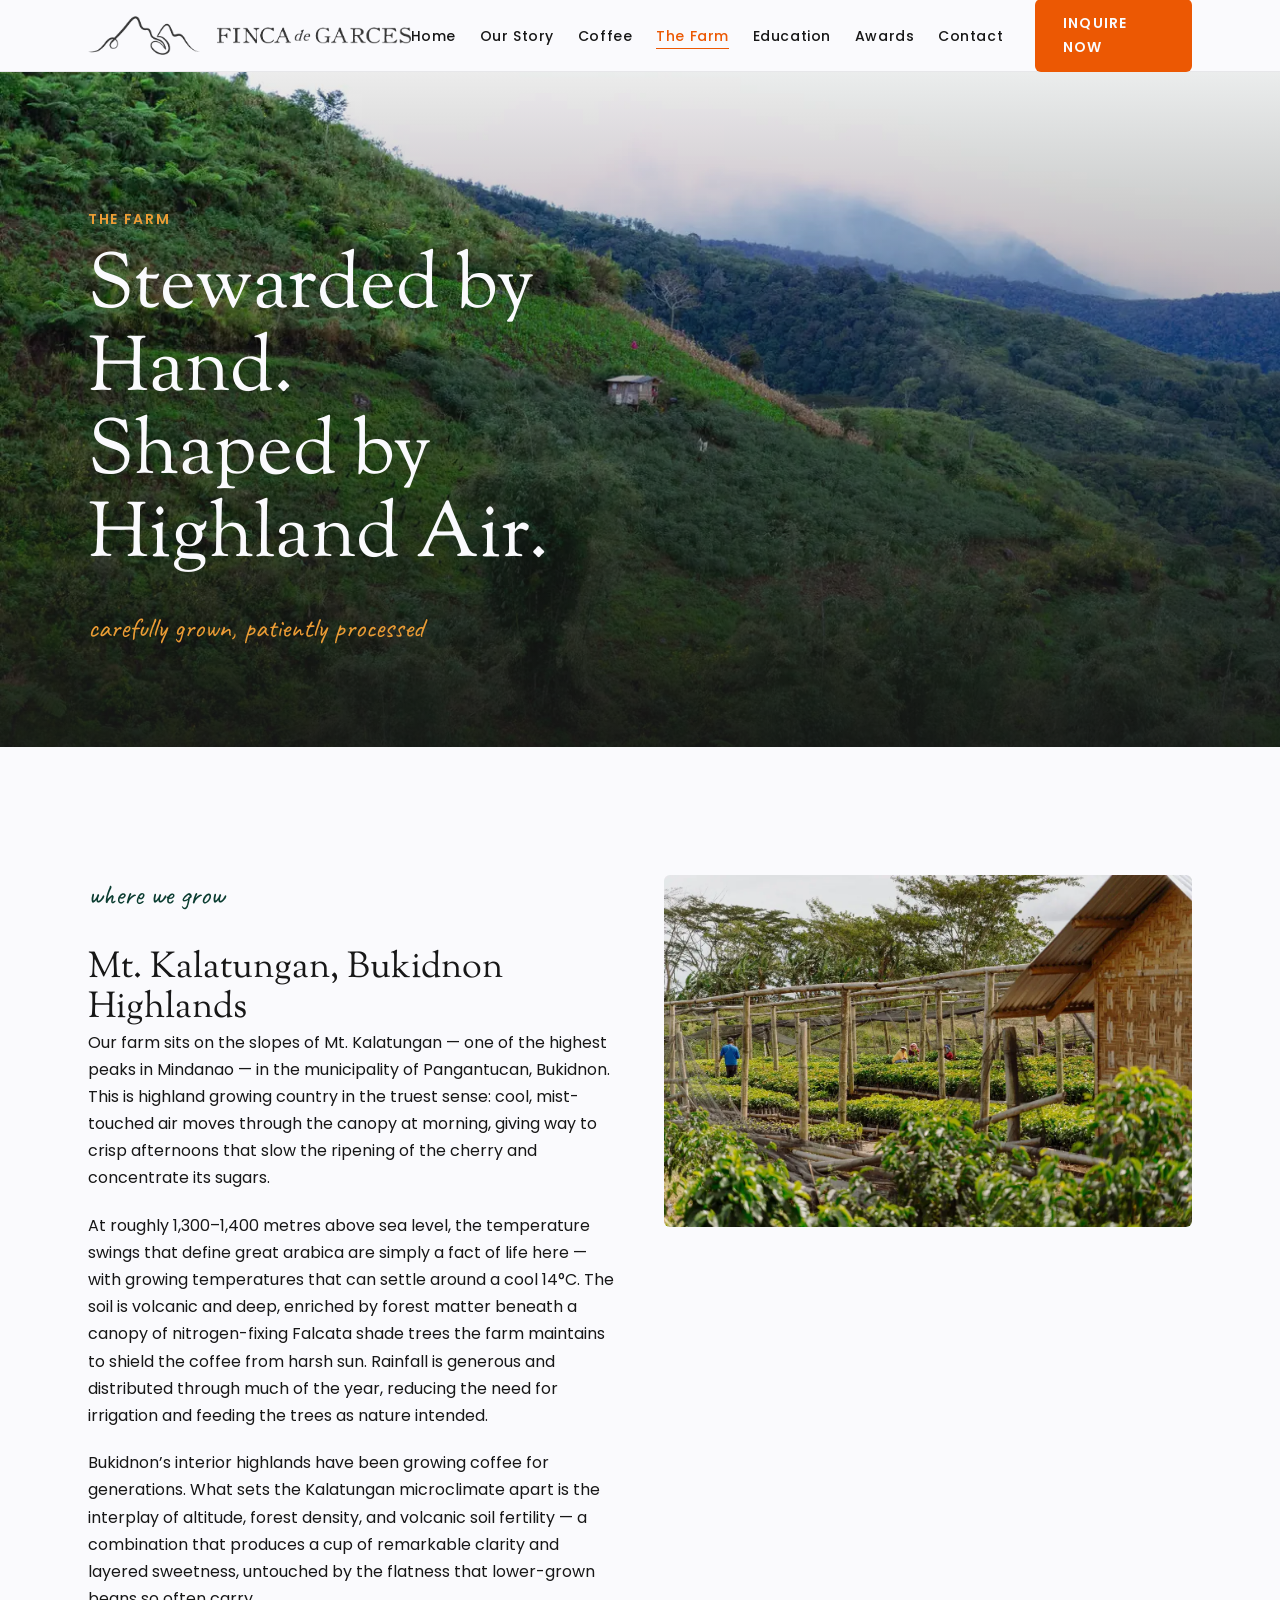
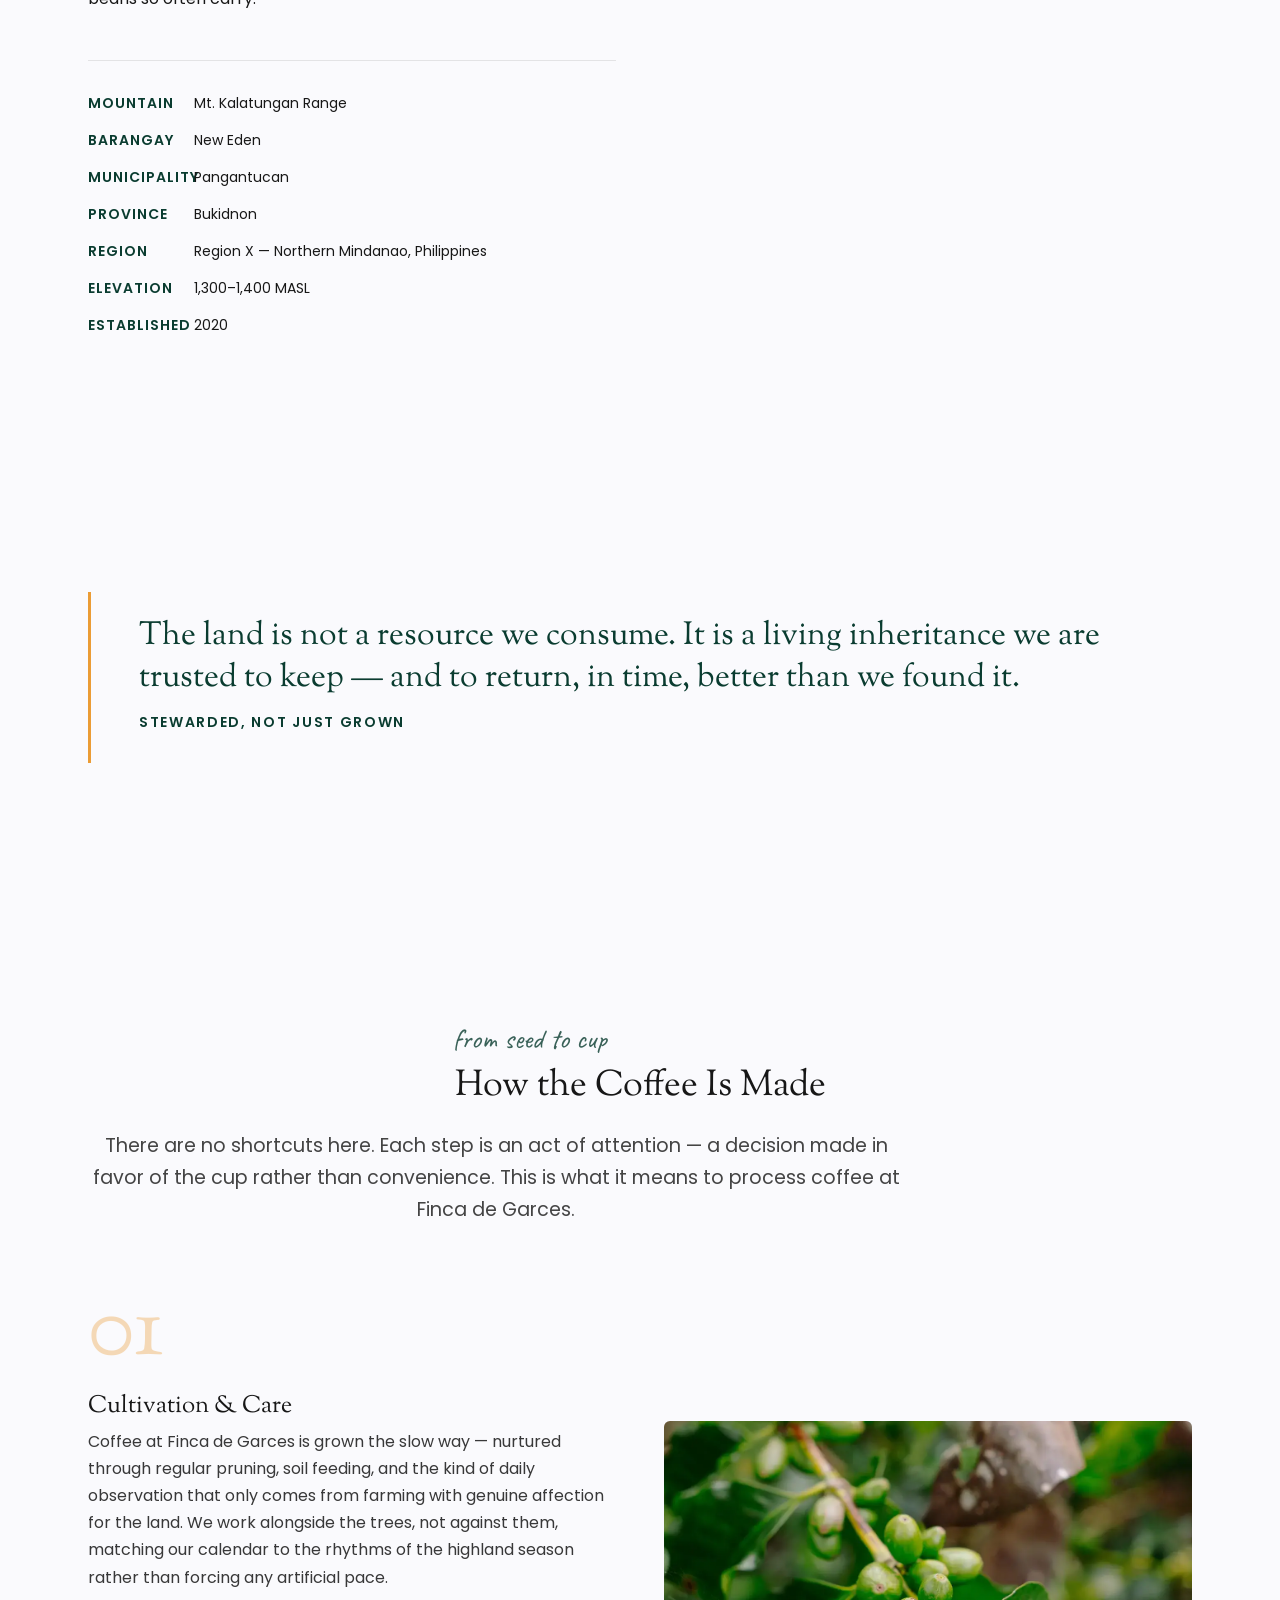
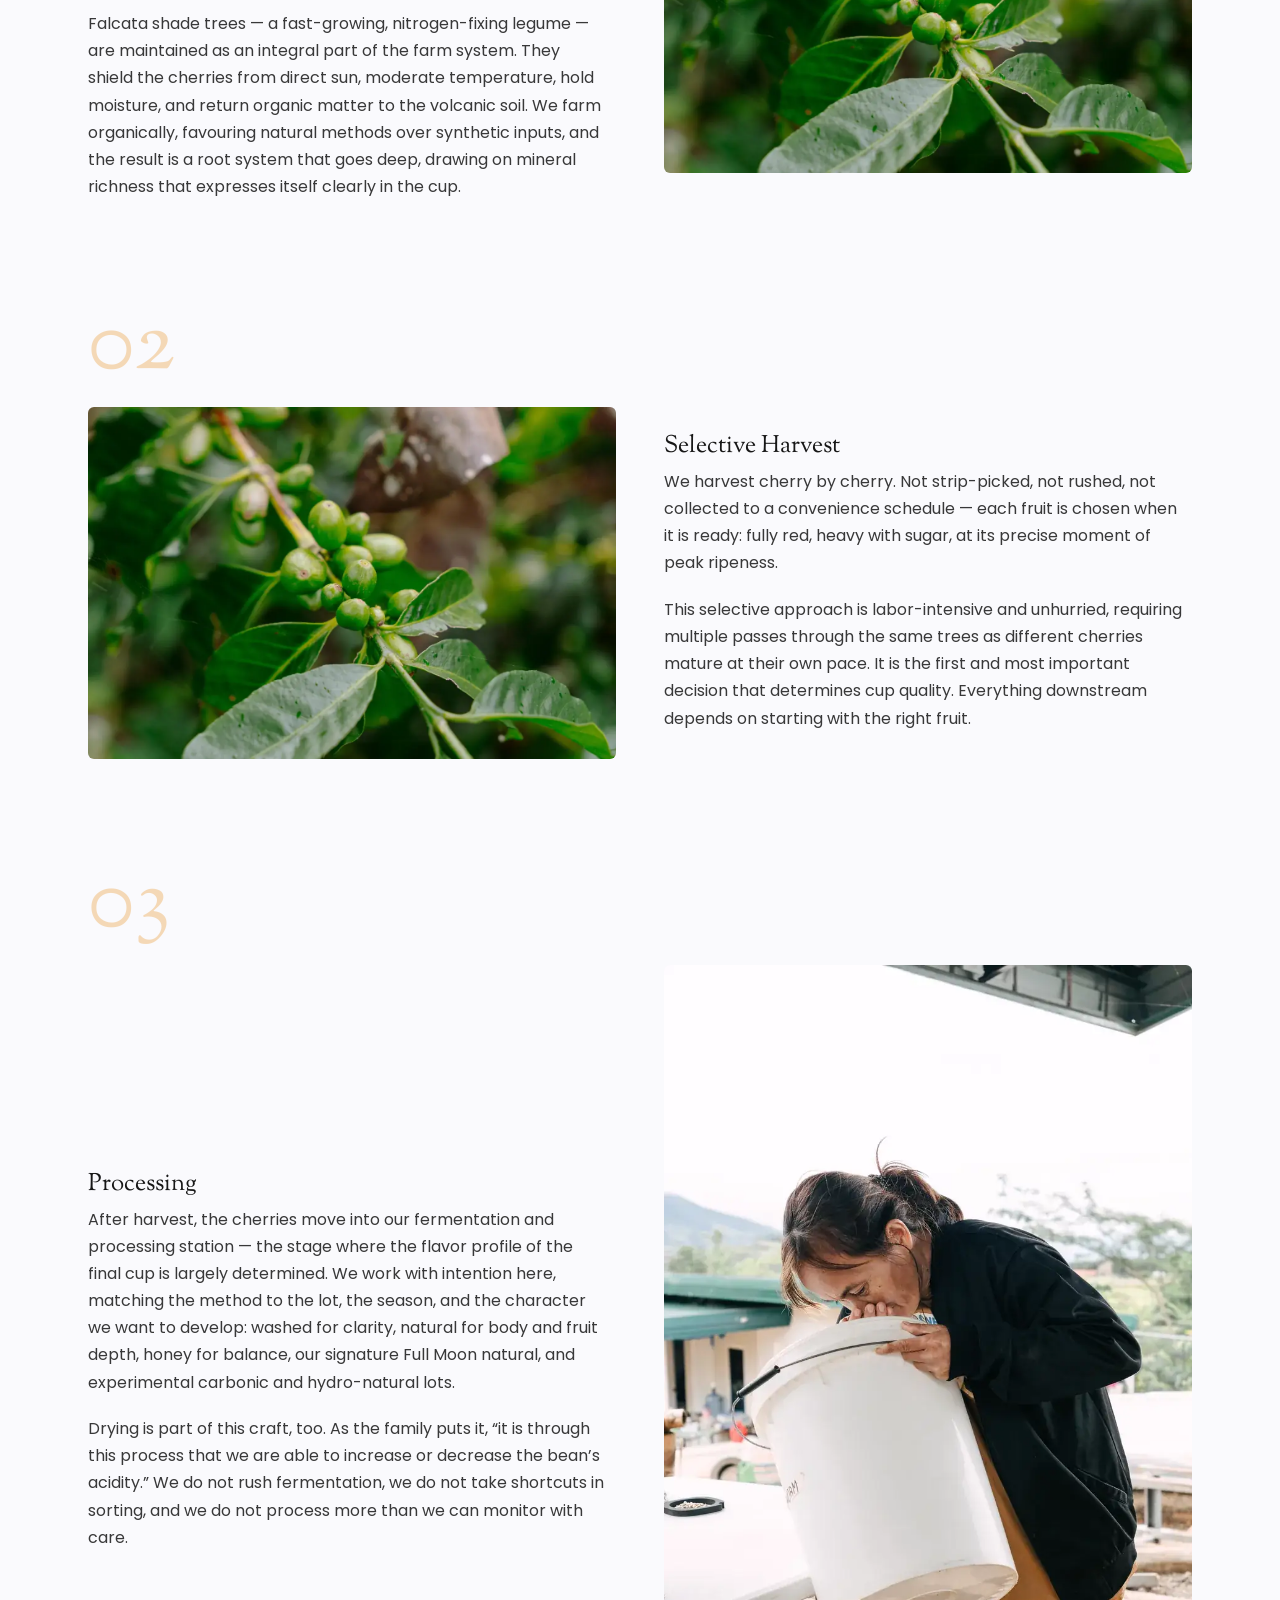
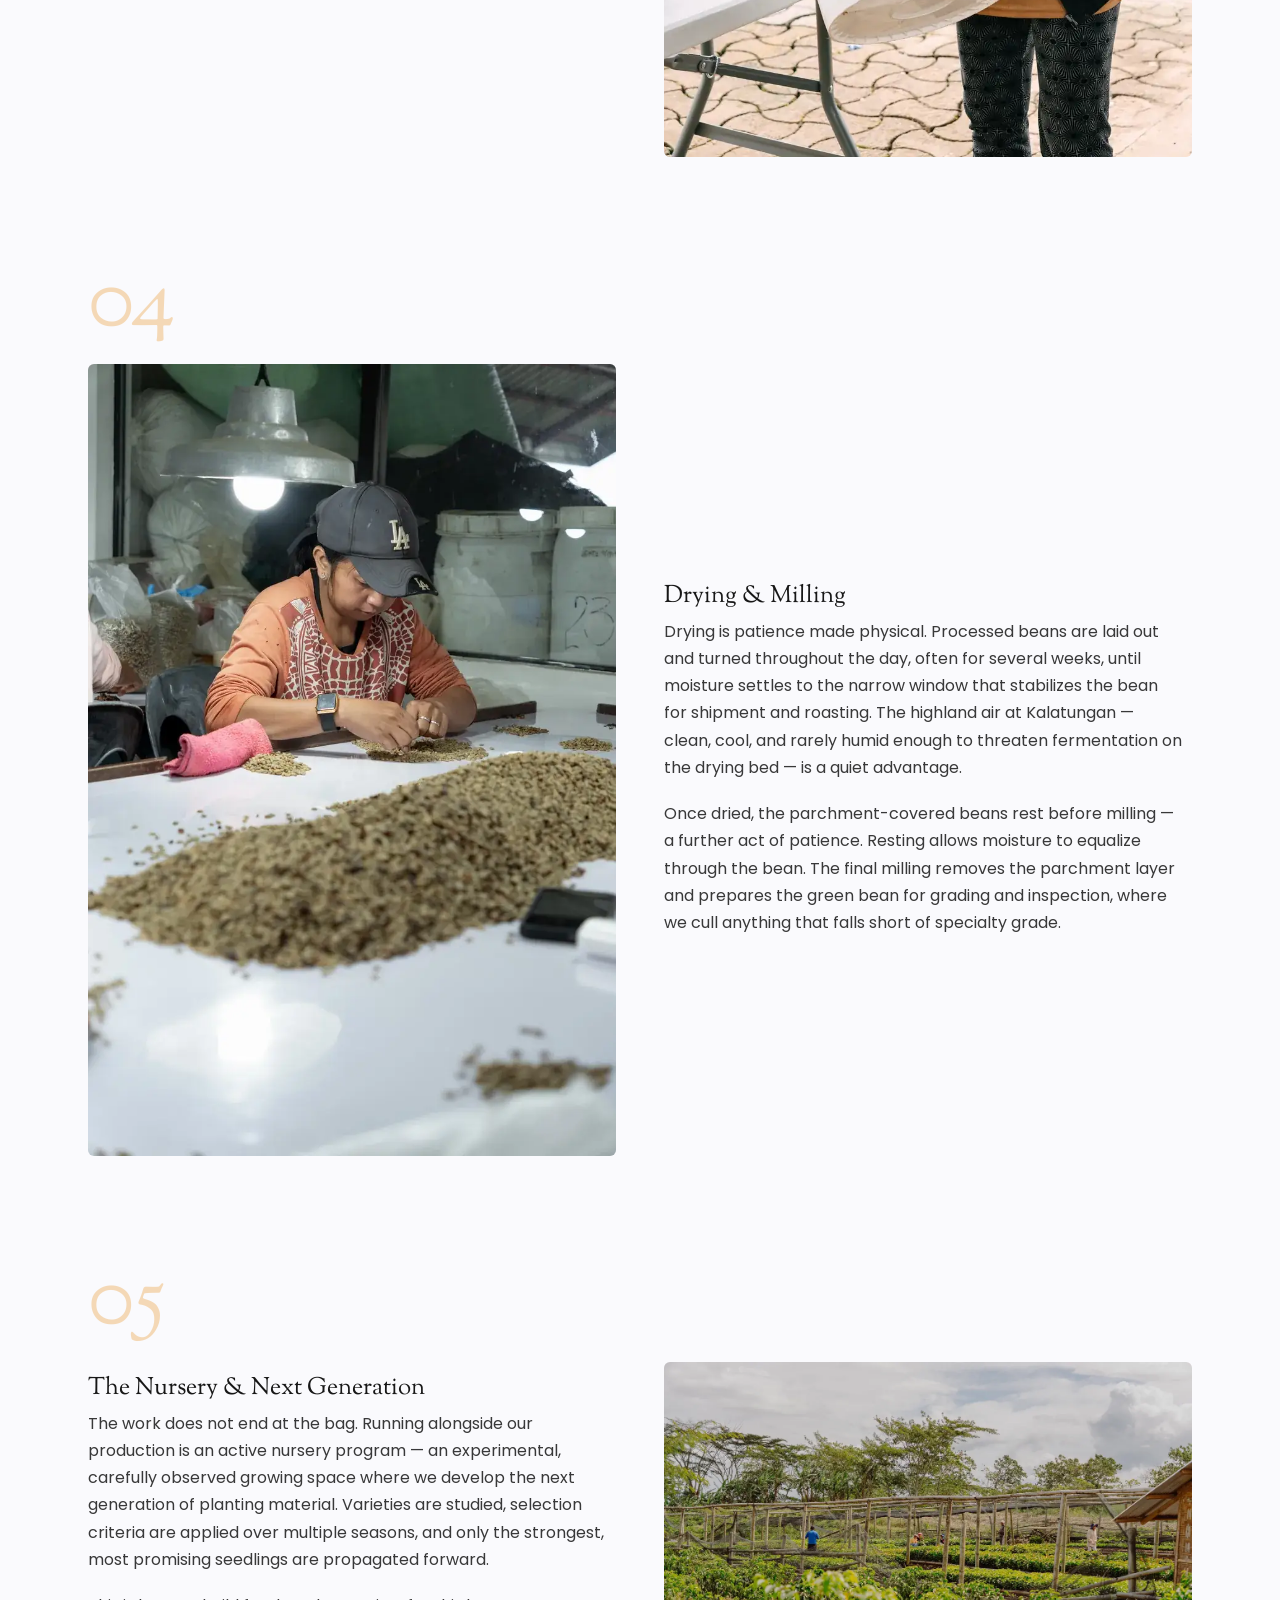
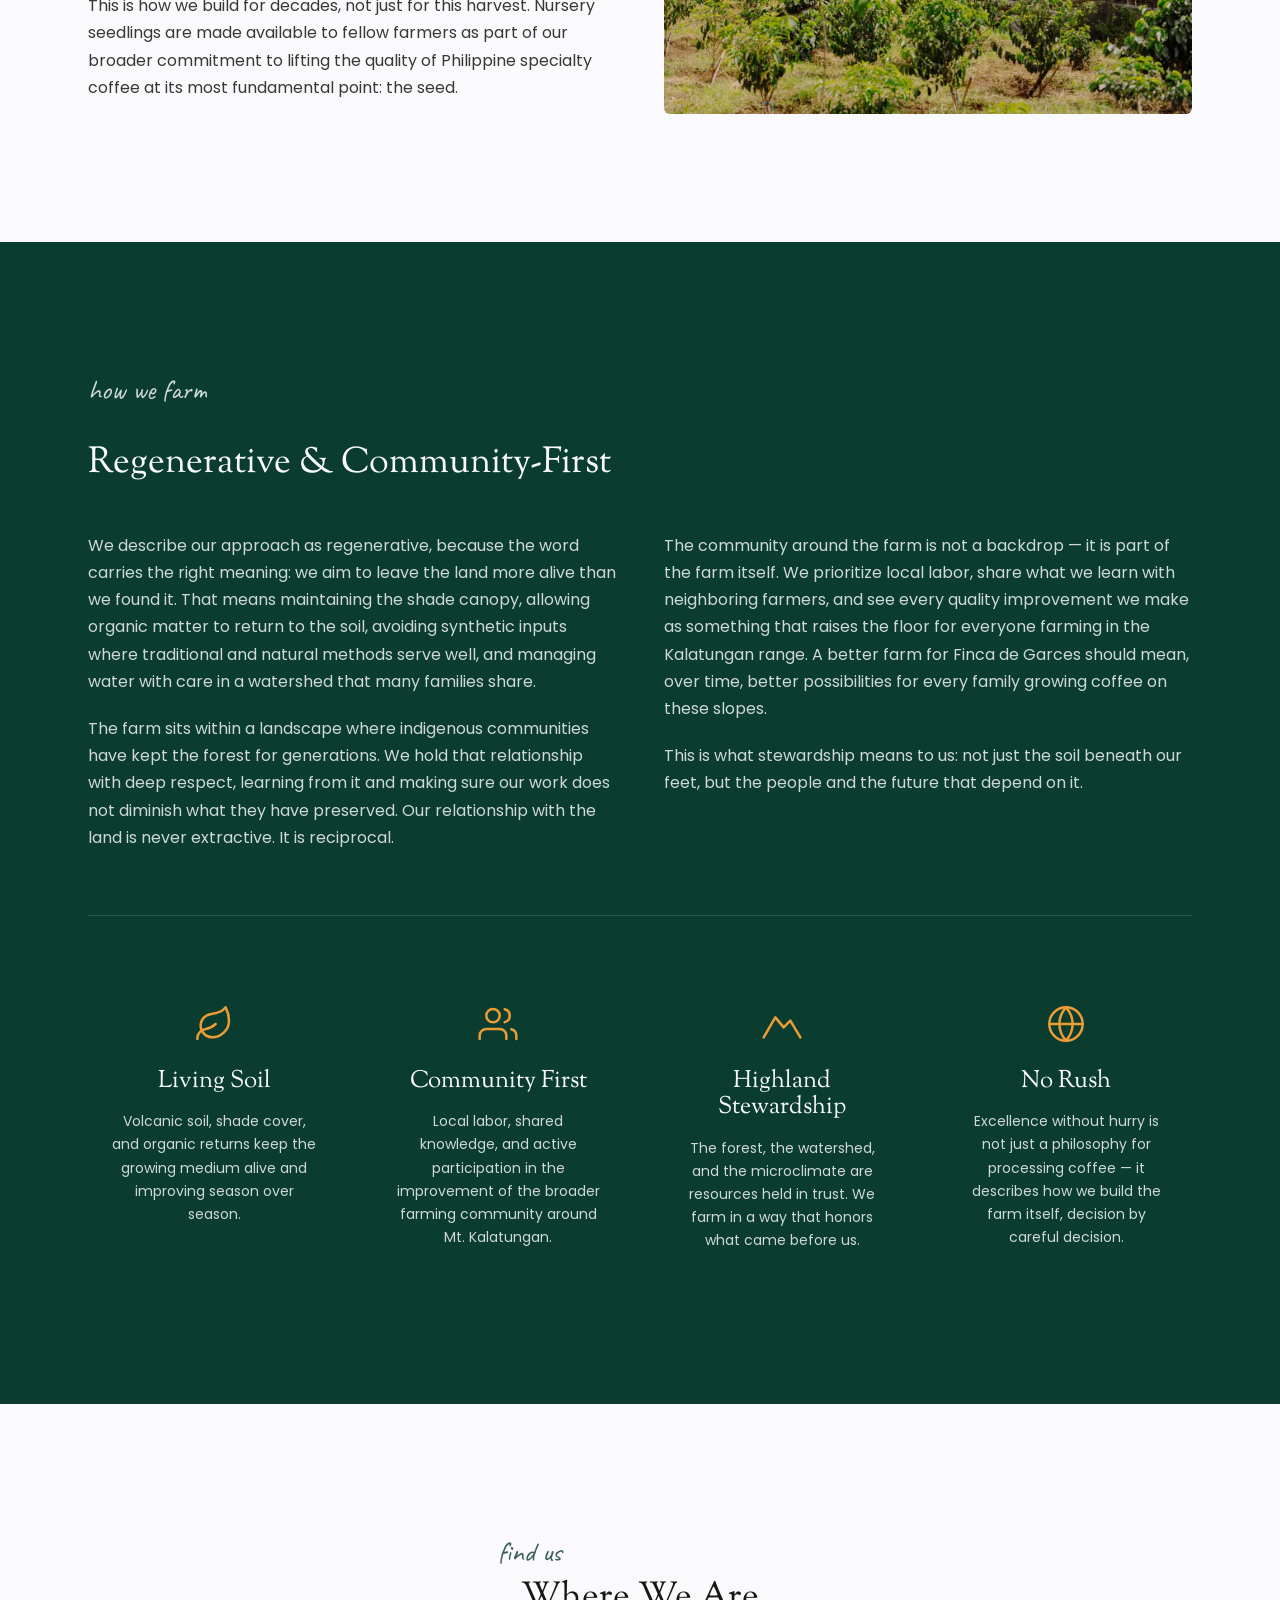
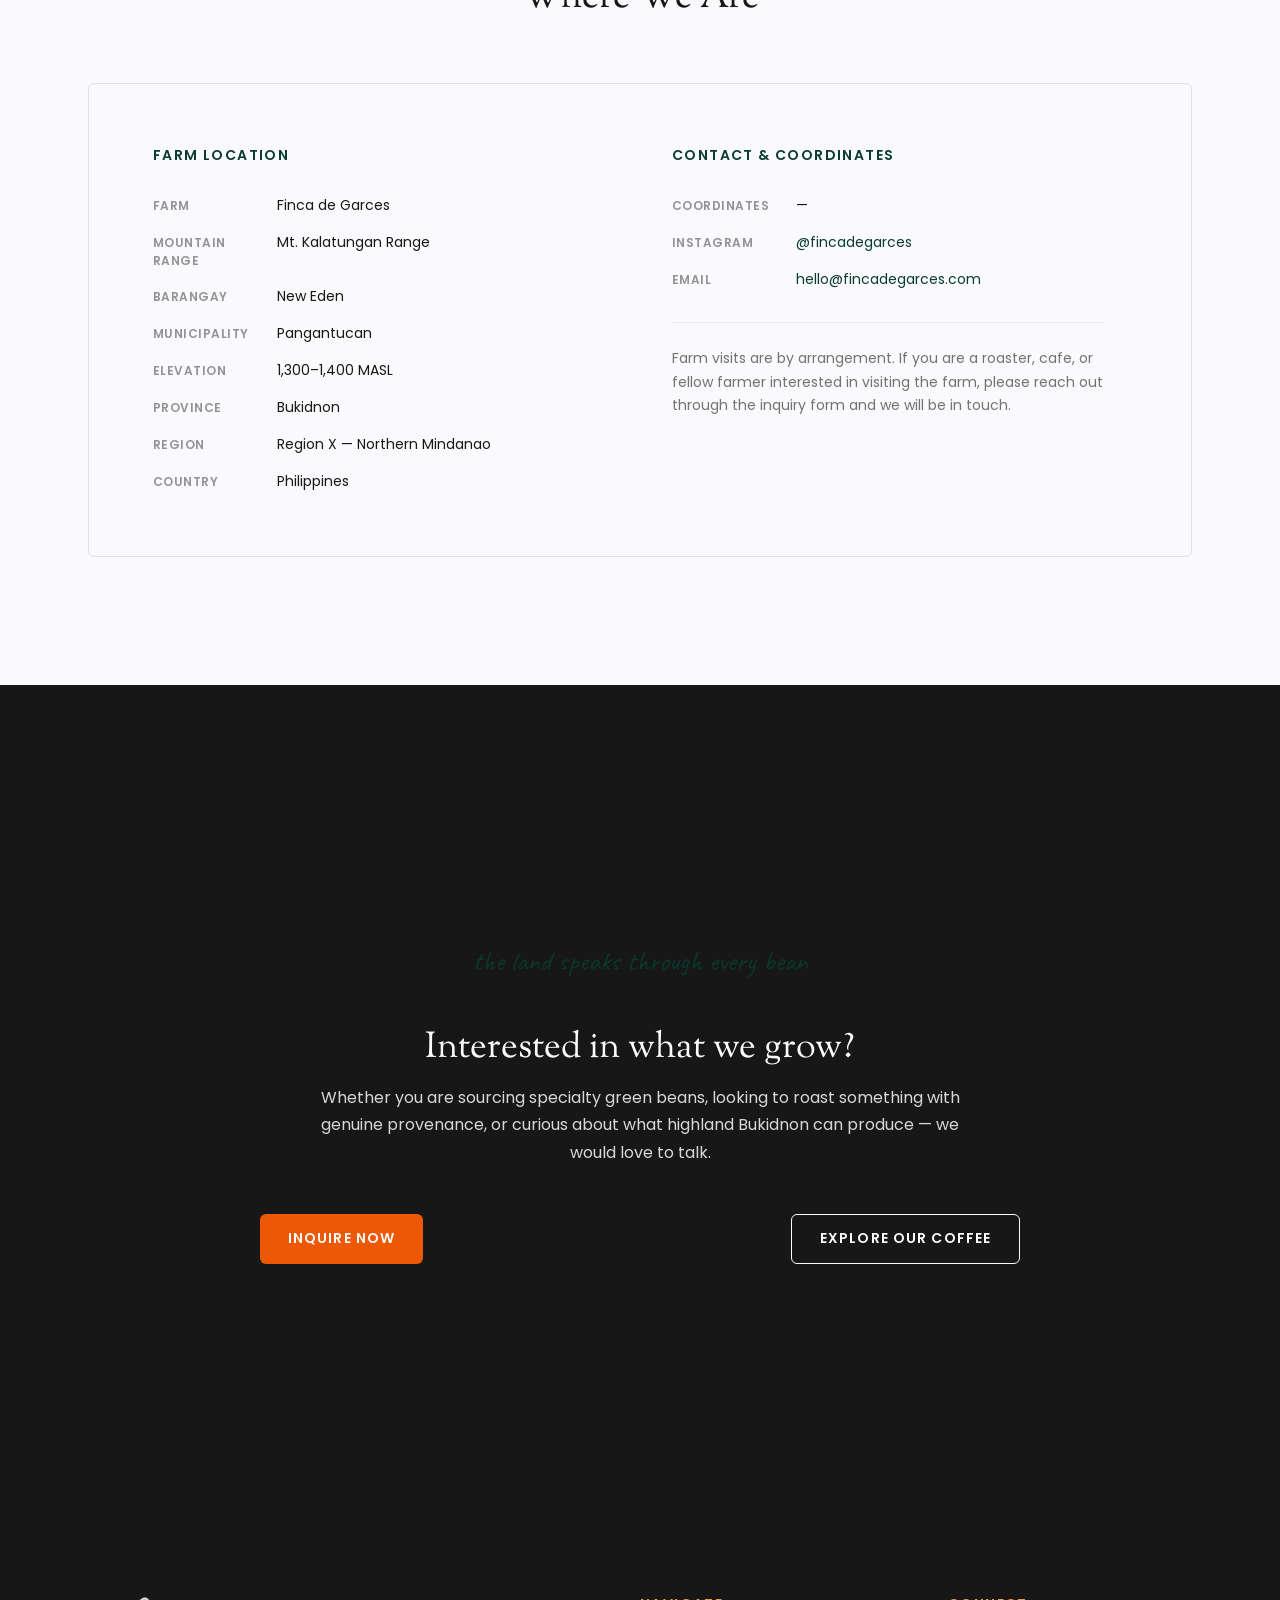
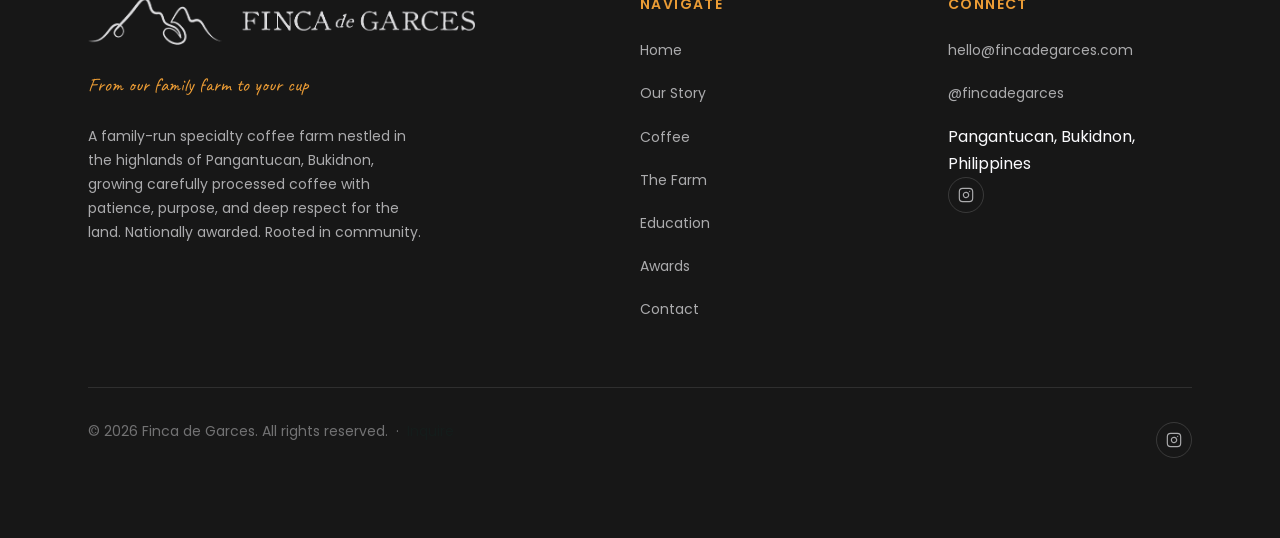
<file: farm.html>
<!DOCTYPE html>
<html lang="en">
<head>
  <meta charset="UTF-8">
  <meta name="viewport" content="width=device-width, initial-scale=1.0">
  <meta http-equiv="X-UA-Compatible" content="IE=edge">
  <title>The Farm &amp; Process &mdash; Finca de Garces | Mt. Kalatungan, Bukidnon</title>
  <meta name="description" content="Finca de Garces grows specialty coffee on the slopes of Mt. Kalatungan in Pangantucan, Bukidnon. Learn how we steward the land and process each cherry by hand — from cultivation to drying to the nursery.">

  <!-- Favicons -->
  <link rel="icon" href="favicon.ico" sizes="any">
  <link rel="icon" type="image/png" sizes="32x32" href="favicon-32.png">
  <link rel="icon" type="image/png" sizes="16x16" href="favicon-16.png">
  <link rel="apple-touch-icon" href="apple-touch-icon.png">

  <!-- Open Graph -->
  <meta property="og:title" content="The Farm &amp; Process &mdash; Finca de Garces | Mt. Kalatungan, Bukidnon">
  <meta property="og:description" content="Highland specialty coffee grown on the slopes of Mt. Kalatungan. Every cherry selected by hand. Every step done with patience.">
  <meta property="og:type" content="website">
  <meta property="og:url" content="https://fincadegarces.com/farm.html">
  <meta property="og:image" content="https://fincadegarces.com/assets/img/og-cover.jpg">
  <meta property="og:image:width" content="1200">
  <meta property="og:image:height" content="630">

  <!-- Twitter Card -->
  <meta name="twitter:card" content="summary_large_image">
  <meta name="twitter:title" content="The Farm &amp; Process &mdash; Finca de Garces | Mt. Kalatungan, Bukidnon">
  <meta name="twitter:description" content="Highland specialty coffee grown on the slopes of Mt. Kalatungan. Every cherry selected by hand. Every step done with patience.">
  <meta name="twitter:image" content="https://fincadegarces.com/assets/img/og-cover.jpg">

  <!-- Canonical -->
  <link rel="canonical" href="https://fincadegarces.com/farm.html">

  <!-- JSON-LD -->
  <script type="application/ld+json">
  {
    "@context": "https://schema.org",
    "@type": ["LocalBusiness", "CoffeeShop"],
    "name": "Finca de Garces",
    "url": "https://fincadegarces.com/",
    "image": "https://fincadegarces.com/assets/img/og-cover.jpg",
    "sameAs": [
      "https://instagram.com/fincadegarces"
    ],
    "address": {
      "@type": "PostalAddress",
      "addressLocality": "New Eden, Pangantucan",
      "addressRegion": "Bukidnon",
      "addressCountry": "Philippines"
    },
    "foundingDate": "2020",
    "description": "Family-run specialty coffee farm at 1,300–1,400 MASL on the slopes of Mt. Kalatungan, Barangay New Eden, Pangantucan, Bukidnon, Philippines. Shade-grown under Falcata trees with regenerative practices, selective hand-harvest, and patient processing."
  }
  </script>

  <!-- Google Fonts preconnect -->
  <link rel="preconnect" href="https://fonts.googleapis.com">
  <link rel="preconnect" href="https://fonts.gstatic.com" crossorigin>

  <!-- Stylesheet (Google Fonts imported within) -->
  <link rel="stylesheet" href="css/styles.css">
</head>
<body>

  <!-- ── HEADER ──────────────────────────────────────────────────────────── -->
  <header class="site-header" role="banner">
    <div class="container">

      <!-- Logo -->
      <a href="index.html" class="site-logo" aria-label="Finca de Garces &mdash; return to home">
        <img src="assets/logo/logo-horizontal-roast.png" alt="Finca de Garces" width="855" height="106">
      </a>

      <!-- Primary navigation -->
      <nav class="site-nav" id="site-nav" aria-label="Primary navigation">
        <ul class="site-nav__list" role="list">
          <li><a href="index.html" class="site-nav__link">Home</a></li>
          <li><a href="our-story.html" class="site-nav__link">Our Story</a></li>
          <li><a href="coffee.html" class="site-nav__link">Coffee</a></li>
          <li><a href="farm.html" class="site-nav__link active" aria-current="page">The Farm</a></li>
          <li><a href="education.html" class="site-nav__link">Education</a></li>
          <li><a href="awards.html" class="site-nav__link">Awards</a></li>
          <li><a href="contact.html" class="site-nav__link">Contact</a></li>
        </ul>
        <a href="contact.html" class="btn btn--primary">Inquire Now</a>
      </nav>

      <!-- Mobile hamburger toggle -->
      <button
        class="nav-toggle"
        type="button"
        aria-expanded="false"
        aria-controls="site-nav"
        aria-label="Toggle navigation menu"
      >
        <span class="nav-toggle__bar"></span>
        <span class="nav-toggle__bar"></span>
        <span class="nav-toggle__bar"></span>
      </button>

    </div>

    <!-- Mobile nav overlay -->
    <div class="nav-overlay" id="nav-overlay" aria-hidden="true"></div>
  </header>

  <!-- ── MAIN CONTENT ────────────────────────────────────────────────────── -->
  <main id="main-content">

    <!-- ── SECTION 1: PAGE HERO (roast bg) ───────────────────────────────── -->
    <section class="page-hero page-hero--roast" aria-labelledby="page-hero-heading">

      <!-- Hero media -->
      <div class="hero__media">
        <picture>
          <source srcset="assets/img/highland-misty-field.webp" type="image/webp">
          <img src="assets/img/highland-misty-field.jpg" alt="Lush coffee canopy on the slopes of Mt. Kalatungan, Finca de Garces, Pangantucan, Bukidnon" width="1920" height="1280" fetchpriority="high" decoding="async">
        </picture>
      </div>

      <!-- Gradient scrim -->
      <div class="hero__scrim" aria-hidden="true"></div>

      <!-- Hero text -->
      <div class="hero__content">
        <p class="text-eyebrow hero__eyebrow">The Farm</p>
        <h1 class="hero__title" id="page-hero-heading">Stewarded by Hand.<br>Shaped by Highland Air.</h1>
        <p class="hero__tagline">carefully grown, patiently processed</p>
      </div>

    </section>

    <!-- ── SECTION 2: PLACE (2-col: description left, image right) ─────── -->
    <section class="section" aria-labelledby="place-heading">
      <div class="container">
        <div class="grid grid--2 grid--place">

          <!-- Left: Description -->
          <div class="reveal">
            <p class="text-script">where we grow</p>
            <h2 id="place-heading">Mt. Kalatungan, Bukidnon Highlands</h2>
            <p>
              Our farm sits on the slopes of Mt. Kalatungan&nbsp;&mdash; one of the highest peaks in Mindanao&nbsp;&mdash; in the municipality of Pangantucan, Bukidnon. This is highland growing country in the truest sense: cool, mist-touched air moves through the canopy at morning, giving way to crisp afternoons that slow the ripening of the cherry and concentrate its sugars.
            </p>
            <p>
              At roughly 1,300&ndash;1,400 metres above sea level, the temperature swings that define great arabica are simply a fact of life here&nbsp;&mdash; with growing temperatures that can settle around a cool 14&deg;C. The soil is volcanic and deep, enriched by forest matter beneath a canopy of nitrogen-fixing Falcata shade trees the farm maintains to shield the coffee from harsh sun. Rainfall is generous and distributed through much of the year, reducing the need for irrigation and feeding the trees as nature intended.
            </p>
            <p>
              Bukidnon&rsquo;s interior highlands have been growing coffee for generations. What sets the Kalatungan microclimate apart is the interplay of altitude, forest density, and volcanic soil fertility &mdash; a combination that produces a cup of remarkable clarity and layered sweetness, untouched by the flatness that lower-grown beans so often carry.
            </p>

            <div class="place-details" aria-label="Farm location details">
              <dl class="place-details__list">
                <div class="place-details__item">
                  <dt>Mountain</dt>
                  <dd>Mt. Kalatungan Range</dd>
                </div>
                <div class="place-details__item">
                  <dt>Barangay</dt>
                  <dd>New Eden</dd>
                </div>
                <div class="place-details__item">
                  <dt>Municipality</dt>
                  <dd>Pangantucan</dd>
                </div>
                <div class="place-details__item">
                  <dt>Province</dt>
                  <dd>Bukidnon</dd>
                </div>
                <div class="place-details__item">
                  <dt>Region</dt>
                  <dd>Region X &mdash; Northern Mindanao, Philippines</dd>
                </div>
                <div class="place-details__item">
                  <dt>Elevation</dt>
                  <dd>1,300&ndash;1,400 MASL</dd>
                </div>
                <div class="place-details__item">
                  <dt>Established</dt>
                  <dd>2020</dd>
                </div>
              </dl>
            </div>
          </div>

          <!-- Right: Image -->
          <div class="reveal reveal--delay-1">
            <div class="place-img">
              <picture>
                <source srcset="assets/img/farm-shelter-field.webp" type="image/webp">
                <img src="assets/img/farm-shelter-field.jpg" alt="The Finca de Garces farm set into the Mt. Kalatungan highlands, Pangantucan, Bukidnon" width="1280" height="853" loading="lazy" decoding="async">
              </picture>
            </div>
          </div>

        </div><!-- /.grid.grid--2 -->
      </div><!-- /.container -->
    </section>

    <!-- ── SECTION 3: PHILOSOPHY PULL-QUOTE ──────────────────────────────── -->
    <section class="section section--pull-quote" aria-label="Farm philosophy">
      <div class="container">
        <figure class="pull-quote reveal">
          <blockquote>
            <p class="pull-quote__text">The land is not a resource we consume. It is a living inheritance we are trusted to keep&nbsp;&mdash; and to return, in time, better than we found it.</p>
          </blockquote>
          <figcaption class="pull-quote__attribution">
            <span class="text-eyebrow">Stewarded, not just grown</span>
          </figcaption>
        </figure>
      </div>
    </section>

    <!-- ── SECTION 4: PROCESS WALK-THROUGH (cream bg) ────────────────────── -->
    <section class="section section--process" aria-labelledby="process-heading">
      <div class="container">

        <div class="section-header text-center reveal">
          <p class="text-script">from seed to cup</p>
          <h2 id="process-heading">How the Coffee Is Made</h2>
          <p class="text-lead">
            There are no shortcuts here. Each step is an act of attention&nbsp;&mdash; a decision made in favor of the cup rather than convenience. This is what it means to process coffee at Finca de Garces.
          </p>
        </div>

        <ol class="process-steps" role="list">

          <!-- Step 01 -->
          <li class="process-step reveal">
            <div class="process-step__marker" aria-hidden="true">
              <span class="process-step__num">01</span>
            </div>
            <div class="process-step__body">
              <div class="process-step__content">
                <h3 class="process-step__title">Cultivation &amp; Care</h3>
                <p>
                  Coffee at Finca de Garces is grown the slow way&nbsp;&mdash; nurtured through regular pruning, soil feeding, and the kind of daily observation that only comes from farming with genuine affection for the land. We work alongside the trees, not against them, matching our calendar to the rhythms of the highland season rather than forcing any artificial pace.
                </p>
                <p>
                  Falcata shade trees&nbsp;&mdash; a fast-growing, nitrogen-fixing legume&nbsp;&mdash; are maintained as an integral part of the farm system. They shield the cherries from direct sun, moderate temperature, hold moisture, and return organic matter to the volcanic soil. We farm organically, favouring natural methods over synthetic inputs, and the result is a root system that goes deep, drawing on mineral richness that expresses itself clearly in the cup.
                </p>
              </div>
              <div class="process-step__media reveal reveal--delay-1">
                <picture>
                  <source srcset="assets/img/cherries-red-branch.webp" type="image/webp">
                  <img src="assets/img/cherries-red-branch.jpg" alt="Coffee cherries developing on the branch under shade at Finca de Garces, Pangantucan, Bukidnon" width="1280" height="853" loading="lazy" decoding="async">
                </picture>
              </div>
            </div>
          </li>

          <!-- Step 02 -->
          <li class="process-step process-step--flip reveal">
            <div class="process-step__marker" aria-hidden="true">
              <span class="process-step__num">02</span>
            </div>
            <div class="process-step__body">
              <div class="process-step__content">
                <h3 class="process-step__title">Selective Harvest</h3>
                <p>
                  We harvest cherry by cherry. Not strip-picked, not rushed, not collected to a convenience schedule&nbsp;&mdash; each fruit is chosen when it is ready: fully red, heavy with sugar, at its precise moment of peak ripeness.
                </p>
                <p>
                  This selective approach is labor-intensive and unhurried, requiring multiple passes through the same trees as different cherries mature at their own pace. It is the first and most important decision that determines cup quality. Everything downstream depends on starting with the right fruit.
                </p>
              </div>
              <div class="process-step__media reveal reveal--delay-1">
                <picture>
                  <source srcset="assets/img/cherries-ripe-red.webp" type="image/webp">
                  <img src="assets/img/cherries-ripe-red.jpg" alt="Ripe red coffee cherries ready for selective hand-harvest at Finca de Garces" width="1280" height="853" loading="lazy" decoding="async">
                </picture>
              </div>
            </div>
          </li>

          <!-- Step 03 -->
          <li class="process-step reveal">
            <div class="process-step__marker" aria-hidden="true">
              <span class="process-step__num">03</span>
            </div>
            <div class="process-step__body">
              <div class="process-step__content">
                <h3 class="process-step__title">Processing</h3>
                <p>
                  After harvest, the cherries move into our fermentation and processing station&nbsp;&mdash; the stage where the flavor profile of the final cup is largely determined. We work with intention here, matching the method to the lot, the season, and the character we want to develop: washed for clarity, natural for body and fruit depth, honey for balance, our signature Full Moon natural, and experimental carbonic and hydro-natural lots.
                </p>
                <p>
                  Drying is part of this craft, too. As the family puts it, &ldquo;it is through this process that we are able to increase or decrease the bean&rsquo;s acidity.&rdquo; We do not rush fermentation, we do not take shortcuts in sorting, and we do not process more than we can monitor with care.
                </p>
              </div>
              <div class="process-step__media reveal reveal--delay-1">
                <picture>
                  <source srcset="assets/img/wet-processing.webp" type="image/webp">
                  <img src="assets/img/wet-processing.jpg" alt="Freshly harvested coffee handled at the Finca de Garces processing station, where the process method is chosen" width="853" height="1280" loading="lazy" decoding="async">
                </picture>
              </div>
            </div>
          </li>

          <!-- Step 04 -->
          <li class="process-step process-step--flip reveal">
            <div class="process-step__marker" aria-hidden="true">
              <span class="process-step__num">04</span>
            </div>
            <div class="process-step__body">
              <div class="process-step__content">
                <h3 class="process-step__title">Drying &amp; Milling</h3>
                <p>
                  Drying is patience made physical. Processed beans are laid out and turned throughout the day, often for several weeks, until moisture settles to the narrow window that stabilizes the bean for shipment and roasting. The highland air at Kalatungan&nbsp;&mdash; clean, cool, and rarely humid enough to threaten fermentation on the drying bed&nbsp;&mdash; is a quiet advantage.
                </p>
                <p>
                  Once dried, the parchment-covered beans rest before milling&nbsp;&mdash; a further act of patience. Resting allows moisture to equalize through the bean. The final milling removes the parchment layer and prepares the green bean for grading and inspection, where we cull anything that falls short of specialty grade.
                </p>
              </div>
              <div class="process-step__media reveal reveal--delay-1">
                <picture>
                  <source srcset="assets/img/drying-beds.webp" type="image/webp">
                  <img src="assets/img/drying-beds.jpg" alt="Coffee beans spread on raised drying beds at Finca de Garces, Bukidnon highlands" width="853" height="1280" loading="lazy" decoding="async">
                </picture>
              </div>
            </div>
          </li>

          <!-- Step 05 -->
          <li class="process-step reveal">
            <div class="process-step__marker" aria-hidden="true">
              <span class="process-step__num">05</span>
            </div>
            <div class="process-step__body">
              <div class="process-step__content">
                <h3 class="process-step__title">The Nursery &amp; Next Generation</h3>
                <p>
                  The work does not end at the bag. Running alongside our production is an active nursery program&nbsp;&mdash; an experimental, carefully observed growing space where we develop the next generation of planting material. Varieties are studied, selection criteria are applied over multiple seasons, and only the strongest, most promising seedlings are propagated forward.
                </p>
                <p>
                  This is how we build for decades, not just for this harvest. Nursery seedlings are made available to fellow farmers as part of our broader commitment to lifting the quality of Philippine specialty coffee at its most fundamental point: the seed.
                </p>
              </div>
              <div class="process-step__media reveal reveal--delay-1">
                <picture>
                  <source srcset="assets/img/seedling-nursery.webp" type="image/webp">
                  <img src="assets/img/seedling-nursery.jpg" alt="Young coffee seedlings nurtured in the Finca de Garces nursery program" width="1280" height="853" loading="lazy" decoding="async">
                </picture>
              </div>
            </div>
          </li>

        </ol><!-- /.process-steps -->
      </div><!-- /.container -->
    </section>

    <!-- ── SECTION 5: SUSTAINABILITY NOTE (canopy bg) ────────────────────── -->
    <section class="section section--canopy" aria-labelledby="sustainability-heading">
      <div class="container">
        <div class="sustainability-block">

          <div class="reveal">
            <p class="text-script">how we farm</p>
            <h2 id="sustainability-heading">Regenerative &amp; Community-First</h2>
          </div>

          <div class="grid grid--2">
            <div class="reveal">
              <p>
                We describe our approach as regenerative, because the word carries the right meaning: we aim to leave the land more alive than we found it. That means maintaining the shade canopy, allowing organic matter to return to the soil, avoiding synthetic inputs where traditional and natural methods serve well, and managing water with care in a watershed that many families share.
              </p>
              <p>
                The farm sits within a landscape where indigenous communities have kept the forest for generations. We hold that relationship with deep respect, learning from it and making sure our work does not diminish what they have preserved. Our relationship with the land is never extractive. It is reciprocal.
              </p>
            </div>
            <div class="reveal reveal--delay-1">
              <p>
                The community around the farm is not a backdrop&nbsp;&mdash; it is part of the farm itself. We prioritize local labor, share what we learn with neighboring farmers, and see every quality improvement we make as something that raises the floor for everyone farming in the Kalatungan range. A better farm for Finca de Garces should mean, over time, better possibilities for every family growing coffee on these slopes.
              </p>
              <p>
                This is what stewardship means to us: not just the soil beneath our feet, but the people and the future that depend on it.
              </p>
            </div>
          </div>

          <!-- Sustainability pillars -->
          <div class="sustain-pillars reveal">
            <div class="sustain-pillar">
              <div class="sustain-pillar__icon" aria-hidden="true">
                <!-- Leaf icon -->
                <svg xmlns="http://www.w3.org/2000/svg" viewBox="0 0 24 24" width="40" height="40" fill="none" stroke="currentColor" stroke-width="1.5" stroke-linecap="round" stroke-linejoin="round" aria-hidden="true" focusable="false">
                  <path d="M11 20A7 7 0 0 1 9.8 6.1C15.5 5 17 4.48 19 2c1 2 2 4.18 2 8 0 5.5-4.78 10-10 10z"></path>
                  <path d="M2 21c0-3 1.85-5.36 5.08-6C9.5 14.52 12 13 13 12"></path>
                </svg>
              </div>
              <h3 class="sustain-pillar__title">Living Soil</h3>
              <p class="sustain-pillar__text">Volcanic soil, shade cover, and organic returns keep the growing medium alive and improving season over season.</p>
            </div>
            <div class="sustain-pillar">
              <div class="sustain-pillar__icon" aria-hidden="true">
                <!-- People / community icon -->
                <svg xmlns="http://www.w3.org/2000/svg" viewBox="0 0 24 24" width="40" height="40" fill="none" stroke="currentColor" stroke-width="1.5" stroke-linecap="round" stroke-linejoin="round" aria-hidden="true" focusable="false">
                  <path d="M17 21v-2a4 4 0 0 0-4-4H5a4 4 0 0 0-4 4v2"></path>
                  <circle cx="9" cy="7" r="4"></circle>
                  <path d="M23 21v-2a4 4 0 0 0-3-3.87"></path>
                  <path d="M16 3.13a4 4 0 0 1 0 7.75"></path>
                </svg>
              </div>
              <h3 class="sustain-pillar__title">Community First</h3>
              <p class="sustain-pillar__text">Local labor, shared knowledge, and active participation in the improvement of the broader farming community around Mt. Kalatungan.</p>
            </div>
            <div class="sustain-pillar">
              <div class="sustain-pillar__icon" aria-hidden="true">
                <!-- Mountain / terrain icon -->
                <svg xmlns="http://www.w3.org/2000/svg" viewBox="0 0 24 24" width="40" height="40" fill="none" stroke="currentColor" stroke-width="1.5" stroke-linecap="round" stroke-linejoin="round" aria-hidden="true" focusable="false">
                  <polyline points="1 20 8 8 13 14 17 10 23 20"></polyline>
                </svg>
              </div>
              <h3 class="sustain-pillar__title">Highland Stewardship</h3>
              <p class="sustain-pillar__text">The forest, the watershed, and the microclimate are resources held in trust. We farm in a way that honors what came before us.</p>
            </div>
            <div class="sustain-pillar">
              <div class="sustain-pillar__icon" aria-hidden="true">
                <!-- Globe / long-term icon -->
                <svg xmlns="http://www.w3.org/2000/svg" viewBox="0 0 24 24" width="40" height="40" fill="none" stroke="currentColor" stroke-width="1.5" stroke-linecap="round" stroke-linejoin="round" aria-hidden="true" focusable="false">
                  <circle cx="12" cy="12" r="10"></circle>
                  <path d="M2 12h20"></path>
                  <path d="M12 2a15.3 15.3 0 0 1 4 10 15.3 15.3 0 0 1-4 10 15.3 15.3 0 0 1-4-10 15.3 15.3 0 0 1 4-10z"></path>
                </svg>
              </div>
              <h3 class="sustain-pillar__title">No Rush</h3>
              <p class="sustain-pillar__text">Excellence without hurry is not just a philosophy for processing coffee&nbsp;&mdash; it describes how we build the farm itself, decision by careful decision.</p>
            </div>
          </div><!-- /.sustain-pillars -->

        </div><!-- /.sustainability-block -->
      </div><!-- /.container -->
    </section>

    <!-- ── SECTION 6: LOCATION BLOCK (cream bg) ──────────────────────────── -->
    <section class="section section--location" aria-labelledby="location-heading">
      <div class="container">

        <div class="section-header text-center reveal">
          <p class="text-script">find us</p>
          <h2 id="location-heading">Where We Are</h2>
        </div>

        <div class="location-block reveal">

          <address class="location-address" aria-label="Farm location">
            <div class="location-address__grid">

              <div class="location-address__col">
                <h3 class="location-address__label">Farm Location</h3>
                <ul class="location-address__list" role="list">
                  <li>
                    <span class="location-address__key">Farm</span>
                    <span class="location-address__val">Finca de Garces</span>
                  </li>
                  <li>
                    <span class="location-address__key">Mountain Range</span>
                    <span class="location-address__val">Mt. Kalatungan Range</span>
                  </li>
                  <li>
                    <span class="location-address__key">Barangay</span>
                    <span class="location-address__val">New Eden</span>
                  </li>
                  <li>
                    <span class="location-address__key">Municipality</span>
                    <span class="location-address__val">Pangantucan</span>
                  </li>
                  <li>
                    <span class="location-address__key">Elevation</span>
                    <span class="location-address__val">1,300&ndash;1,400 MASL</span>
                  </li>
                  <li>
                    <span class="location-address__key">Province</span>
                    <span class="location-address__val">Bukidnon</span>
                  </li>
                  <li>
                    <span class="location-address__key">Region</span>
                    <span class="location-address__val">Region X &mdash; Northern Mindanao</span>
                  </li>
                  <li>
                    <span class="location-address__key">Country</span>
                    <span class="location-address__val">Philippines</span>
                  </li>
                </ul>
              </div>

              <div class="location-address__col">
                <h3 class="location-address__label">Contact &amp; Coordinates</h3>
                <ul class="location-address__list" role="list">
                  <li>
                    <span class="location-address__key">Coordinates</span>
                    <!-- TODO: GPS coordinates -->
                    <span class="location-address__val"><!-- TODO: GPS coordinates -->&mdash;</span>
                  </li>
                  <li>
                    <span class="location-address__key">Instagram</span>
                    <span class="location-address__val">
                      <a
                        href="https://instagram.com/fincadegarces"
                        target="_blank"
                        rel="noopener noreferrer"
                        aria-label="Follow @fincadegarces on Instagram"
                      >@fincadegarces</a>
                    </span>
                  </li>
                  <li>
                    <span class="location-address__key">Email</span>
                    <span class="location-address__val">
                      <!-- TODO: add confirmed email address -->
                      <a href="mailto:hello@fincadegarces.com">hello@fincadegarces.com</a>
                    </span>
                  </li>
                </ul>

                <p class="location-note">
                  Farm visits are by arrangement. If you are a roaster, cafe, or fellow farmer interested in visiting the farm, please reach out through the inquiry form and we will be in touch.
                </p>
              </div>

            </div><!-- /.location-address__grid -->
          </address>

        </div><!-- /.location-block -->

      </div><!-- /.container -->
    </section>

    <!-- ── SECTION 7: CLOSING CTA BAND (roast bg) ────────────────────────── -->
    <section class="section section--inverse" aria-labelledby="farm-cta-heading">
      <div class="container cta-band">
        <p class="text-script">the land speaks through every bean</p>
        <h2 id="farm-cta-heading">Interested in what we grow?</h2>
        <p>
          Whether you are sourcing specialty green beans, looking to roast something with genuine provenance, or curious about what highland Bukidnon can produce&nbsp;&mdash; we would love to talk.
        </p>
        <div class="cta-band__actions">
          <a href="contact.html" class="btn btn--primary">Inquire Now</a>
          <a href="coffee.html" class="btn btn--ghost-light">Explore Our Coffee</a>
        </div>
      </div>
    </section>

  </main><!-- /#main-content -->

  <!-- ── FOOTER ──────────────────────────────────────────────────────────── -->
  <footer class="site-footer" role="contentinfo">
    <div class="container">

      <div class="site-footer__grid">

        <!-- Col 1: Brand -->
        <div class="site-footer__brand">
          <a href="index.html" class="site-logo" aria-label="Finca de Garces &mdash; return to home">
            <img src="assets/logo/logo-horizontal-cream.png" alt="Finca de Garces" width="855" height="106">
          </a>
          <p class="site-footer__tagline">From our family farm to your cup</p>
          <p class="site-footer__desc">
            A family-run specialty coffee farm nestled in the highlands of Pangantucan, Bukidnon, growing carefully processed coffee with patience, purpose, and deep respect for the land. Nationally awarded. Rooted in community.
          </p>
        </div>

        <!-- Col 2: Navigate -->
        <div class="site-footer__col">
          <h4>Navigate</h4>
          <ul class="site-footer__links" role="list">
            <li><a href="index.html">Home</a></li>
            <li><a href="our-story.html">Our Story</a></li>
            <li><a href="coffee.html">Coffee</a></li>
            <li><a href="farm.html">The Farm</a></li>
            <li><a href="education.html">Education</a></li>
            <li><a href="awards.html">Awards</a></li>
            <li><a href="contact.html">Contact</a></li>
          </ul>
        </div>

        <!-- Col 3: Connect -->
        <div class="site-footer__col">
          <h4>Connect</h4>
          <ul class="site-footer__links" role="list">
            <li>
              <!-- TODO: add confirmed email address -->
              <a href="mailto:hello@fincadegarces.com" aria-label="Email Finca de Garces">
                hello@fincadegarces.com
              </a>
            </li>
            <li>
              <a
                href="https://instagram.com/fincadegarces"
                target="_blank"
                rel="noopener noreferrer"
                aria-label="Follow @fincadegarces on Instagram"
              >
                @fincadegarces
              </a>
            </li>
            <li>
              <span>Pangantucan, Bukidnon, Philippines</span>
            </li>
          </ul>

          <!-- Social links -->
          <nav class="social-links" aria-label="Social media links">
            <a
              href="https://instagram.com/fincadegarces"
              target="_blank"
              rel="noopener noreferrer"
              aria-label="Follow @fincadegarces on Instagram"
            >
              <!-- Instagram SVG icon -->
              <svg
                xmlns="http://www.w3.org/2000/svg"
                viewBox="0 0 24 24"
                width="16"
                height="16"
                fill="none"
                stroke="currentColor"
                stroke-width="1.75"
                stroke-linecap="round"
                stroke-linejoin="round"
                aria-hidden="true"
                focusable="false"
              >
                <rect x="2" y="2" width="20" height="20" rx="5" ry="5"></rect>
                <path d="M16 11.37A4 4 0 1 1 12.63 8 4 4 0 0 1 16 11.37z"></path>
                <line x1="17.5" y1="6.5" x2="17.51" y2="6.5"></line>
              </svg>
            </a>
          </nav>
        </div>

      </div><!-- /.site-footer__grid -->

      <!-- Footer bottom row -->
      <div class="site-footer__bottom">
        <p class="site-footer__legal">
          &copy; 2026 Finca de Garces. All rights reserved.
          &nbsp;&middot;&nbsp;
          <a href="contact.html" class="site-footer__legal">Inquire</a>
        </p>

        <!-- Social links repeated in bottom row -->
        <nav class="social-links" aria-label="Social media links footer">
          <a
            href="https://instagram.com/fincadegarces"
            target="_blank"
            rel="noopener noreferrer"
            aria-label="Follow @fincadegarces on Instagram"
          >
            <svg
              xmlns="http://www.w3.org/2000/svg"
              viewBox="0 0 24 24"
              width="16"
              height="16"
              fill="none"
              stroke="currentColor"
              stroke-width="1.75"
              stroke-linecap="round"
              stroke-linejoin="round"
              aria-hidden="true"
              focusable="false"
            >
              <rect x="2" y="2" width="20" height="20" rx="5" ry="5"></rect>
              <path d="M16 11.37A4 4 0 1 1 12.63 8 4 4 0 0 1 16 11.37z"></path>
              <line x1="17.5" y1="6.5" x2="17.51" y2="6.5"></line>
            </svg>
          </a>
        </nav>
      </div><!-- /.site-footer__bottom -->

    </div><!-- /.container -->
  </footer>

  <script src="js/main.js" defer></script>
</body>
</html>
</file>
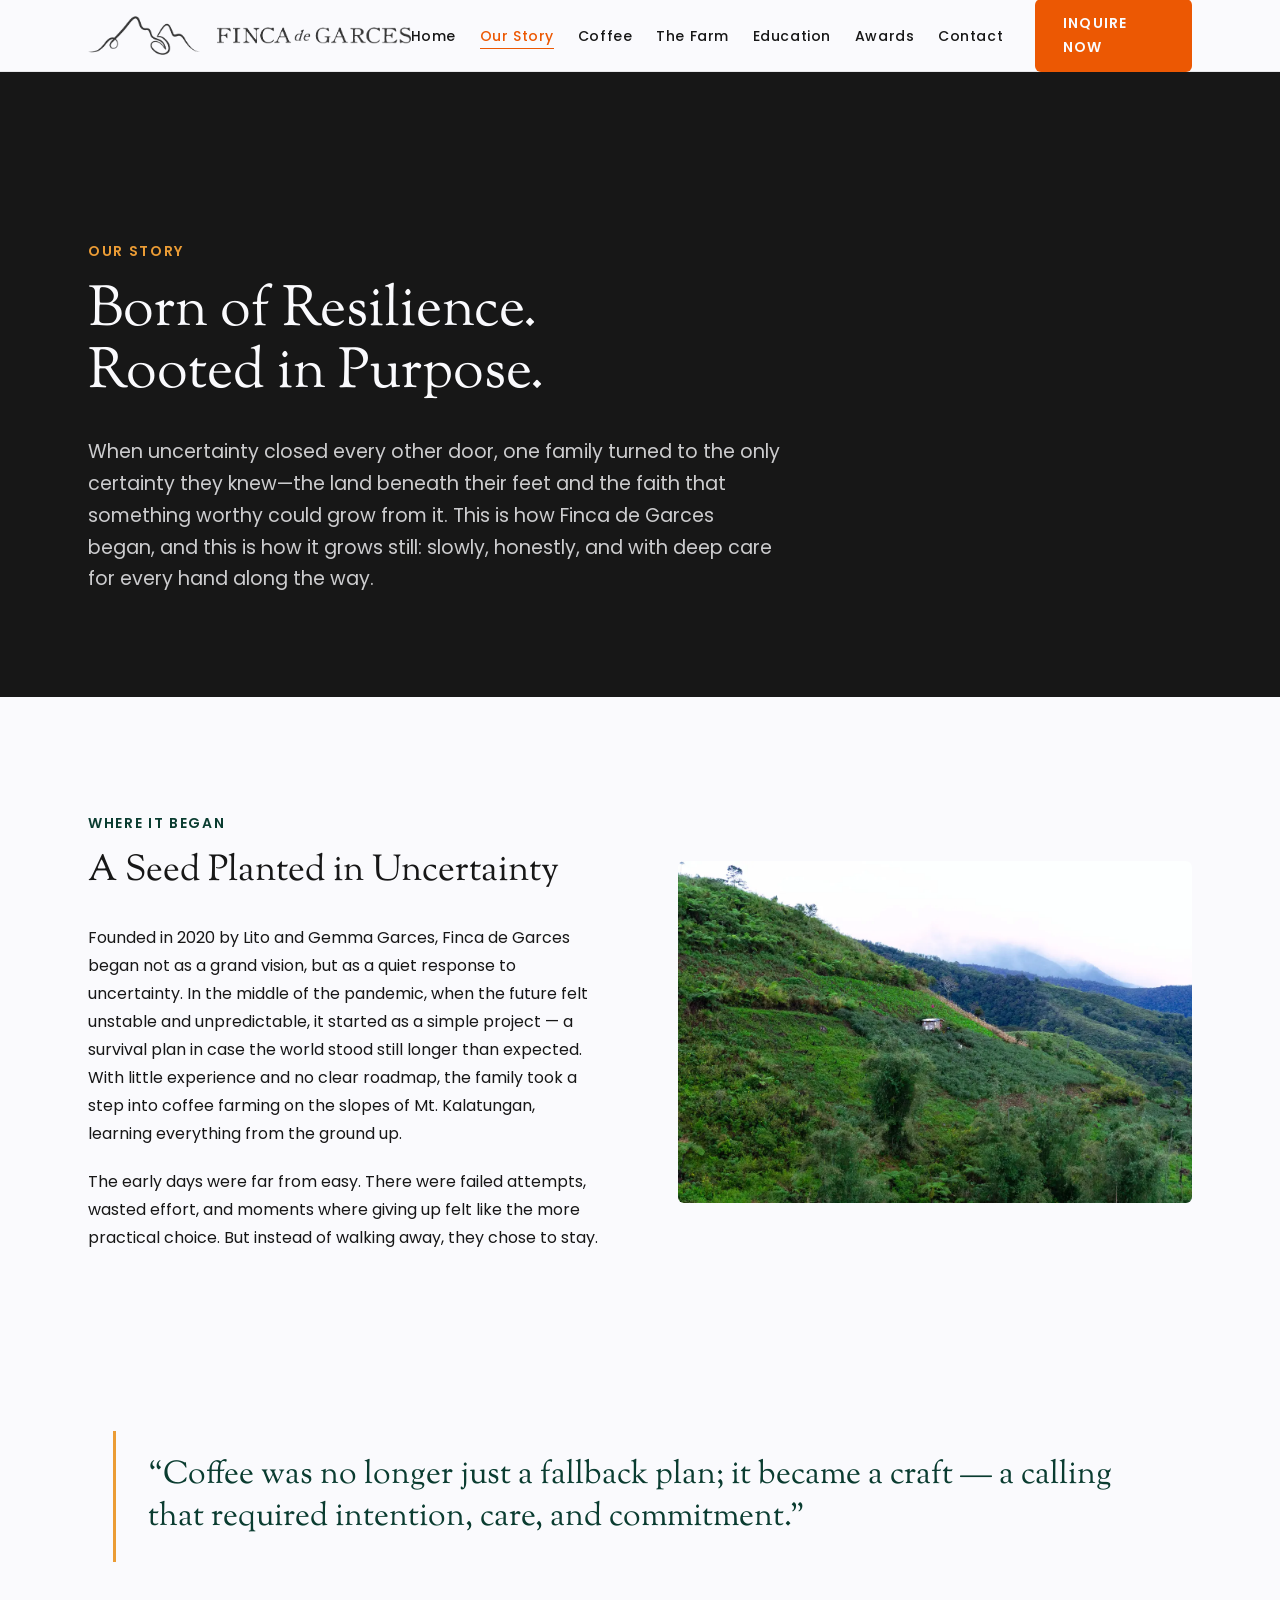
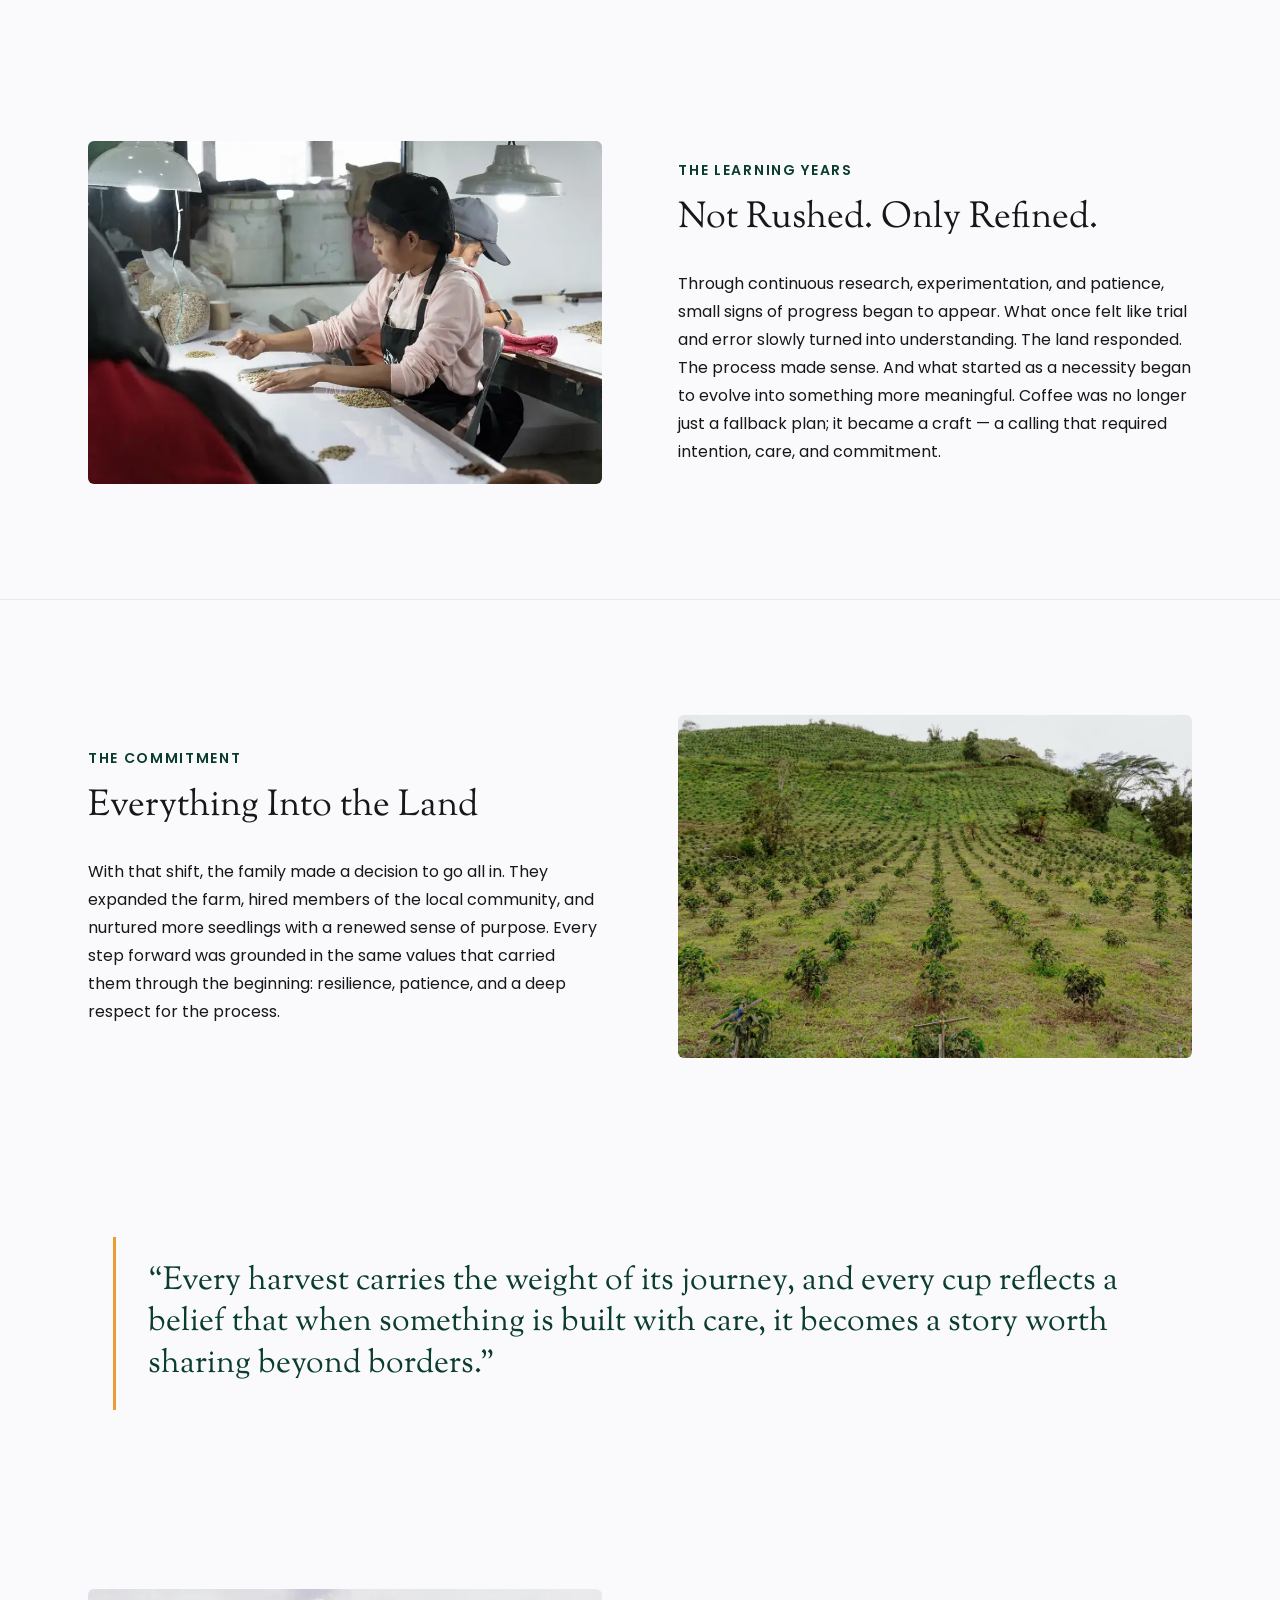
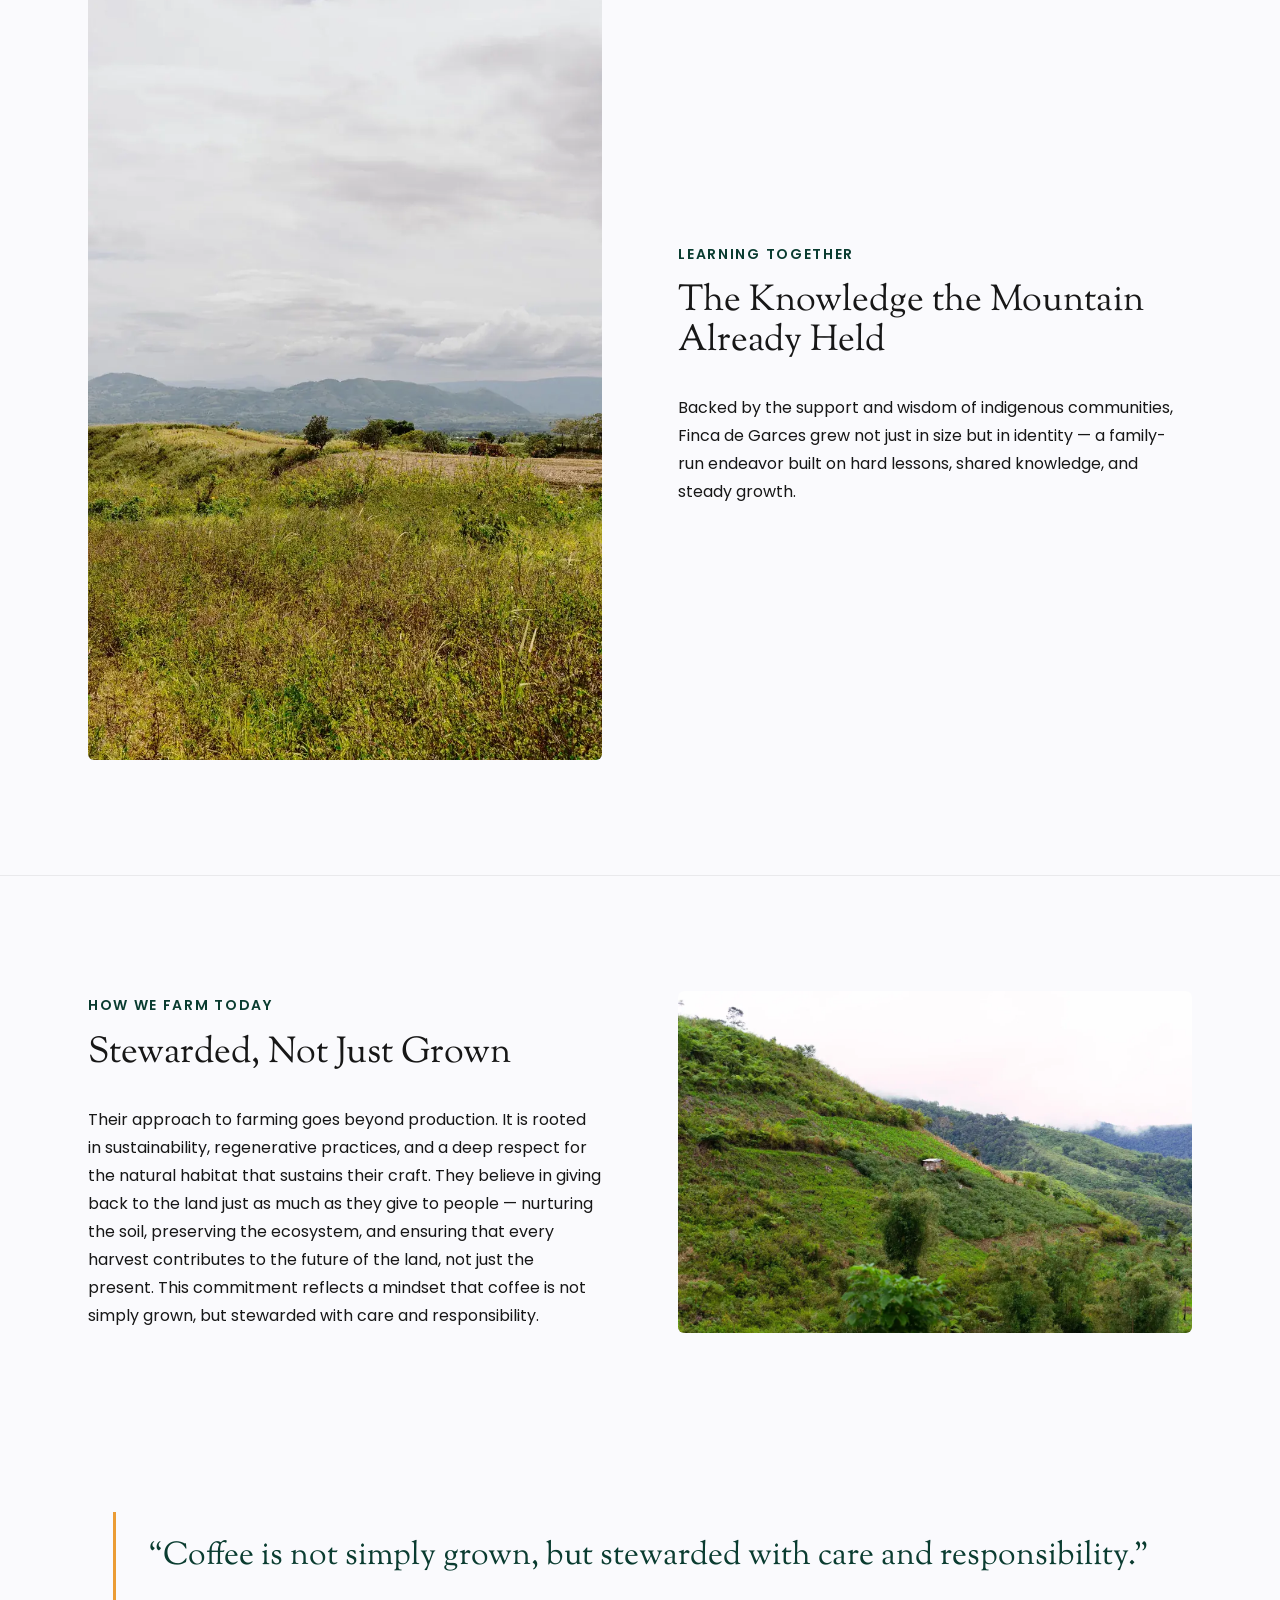
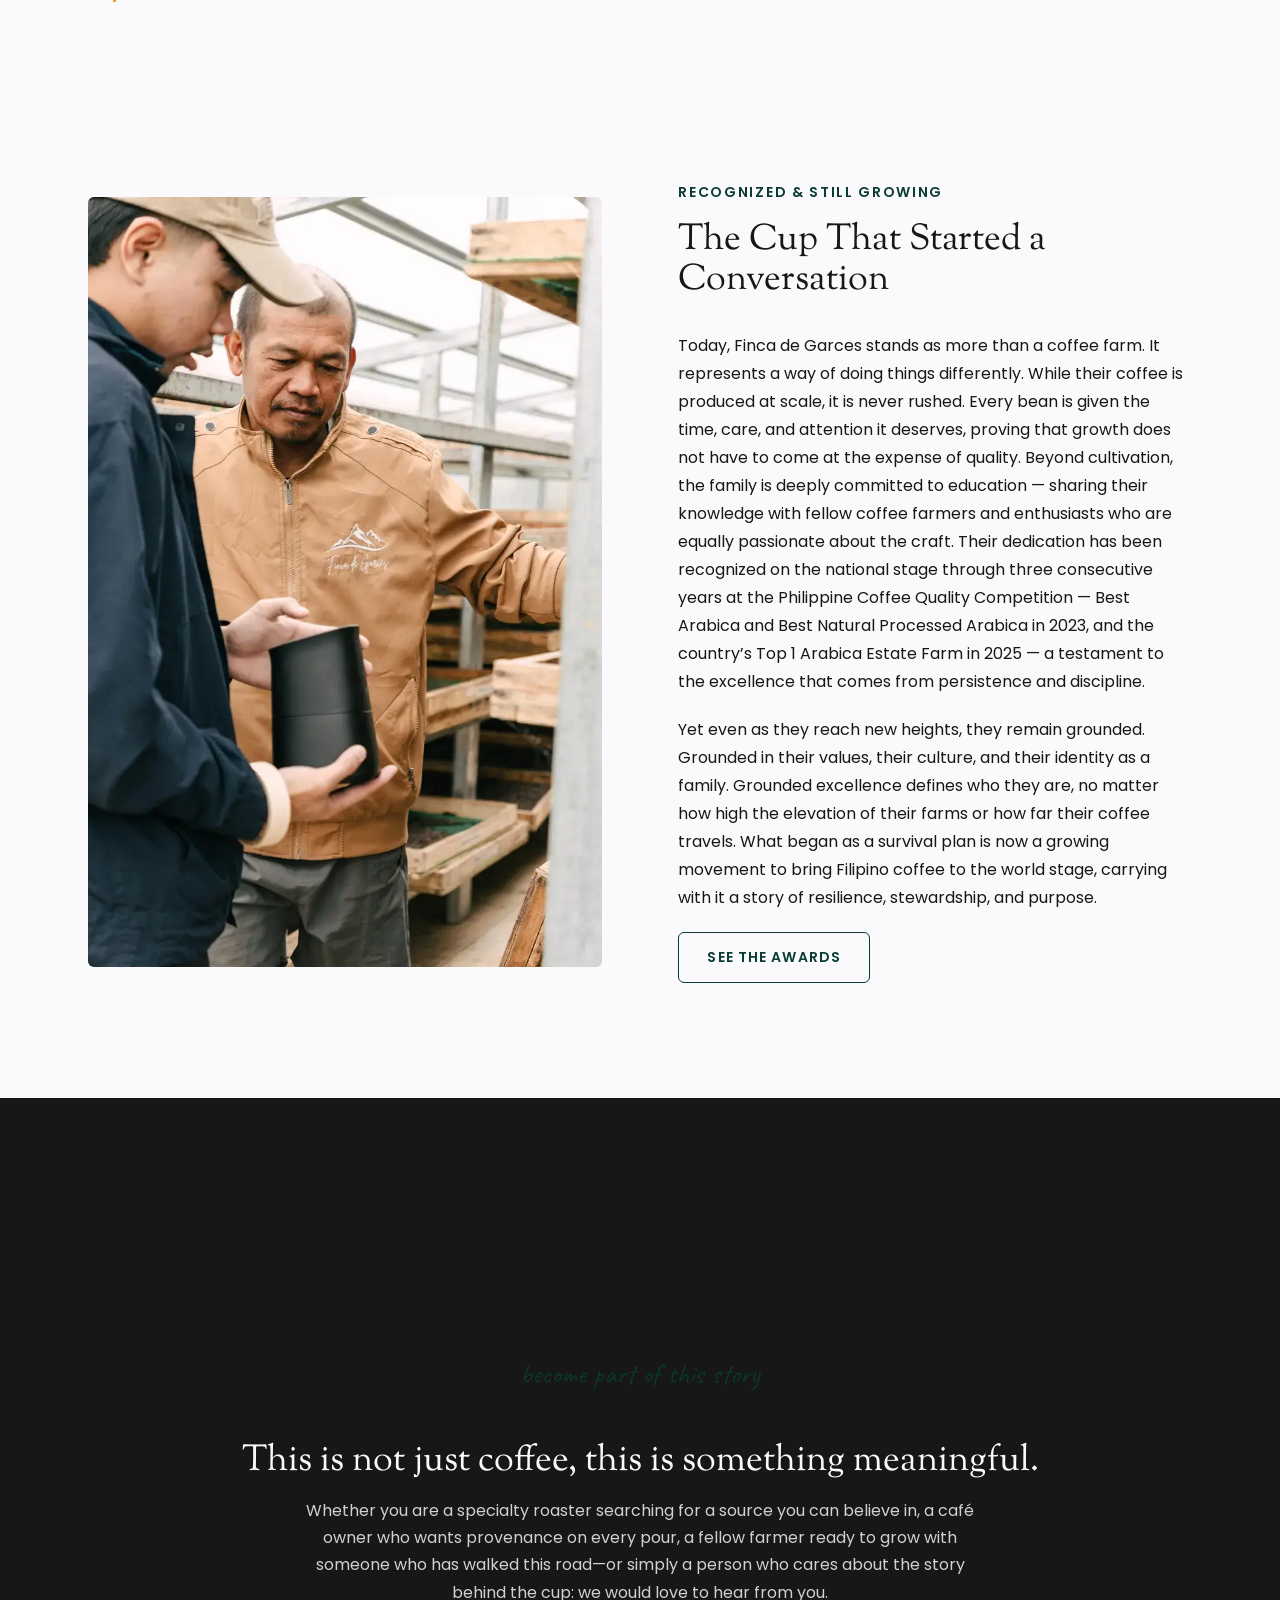
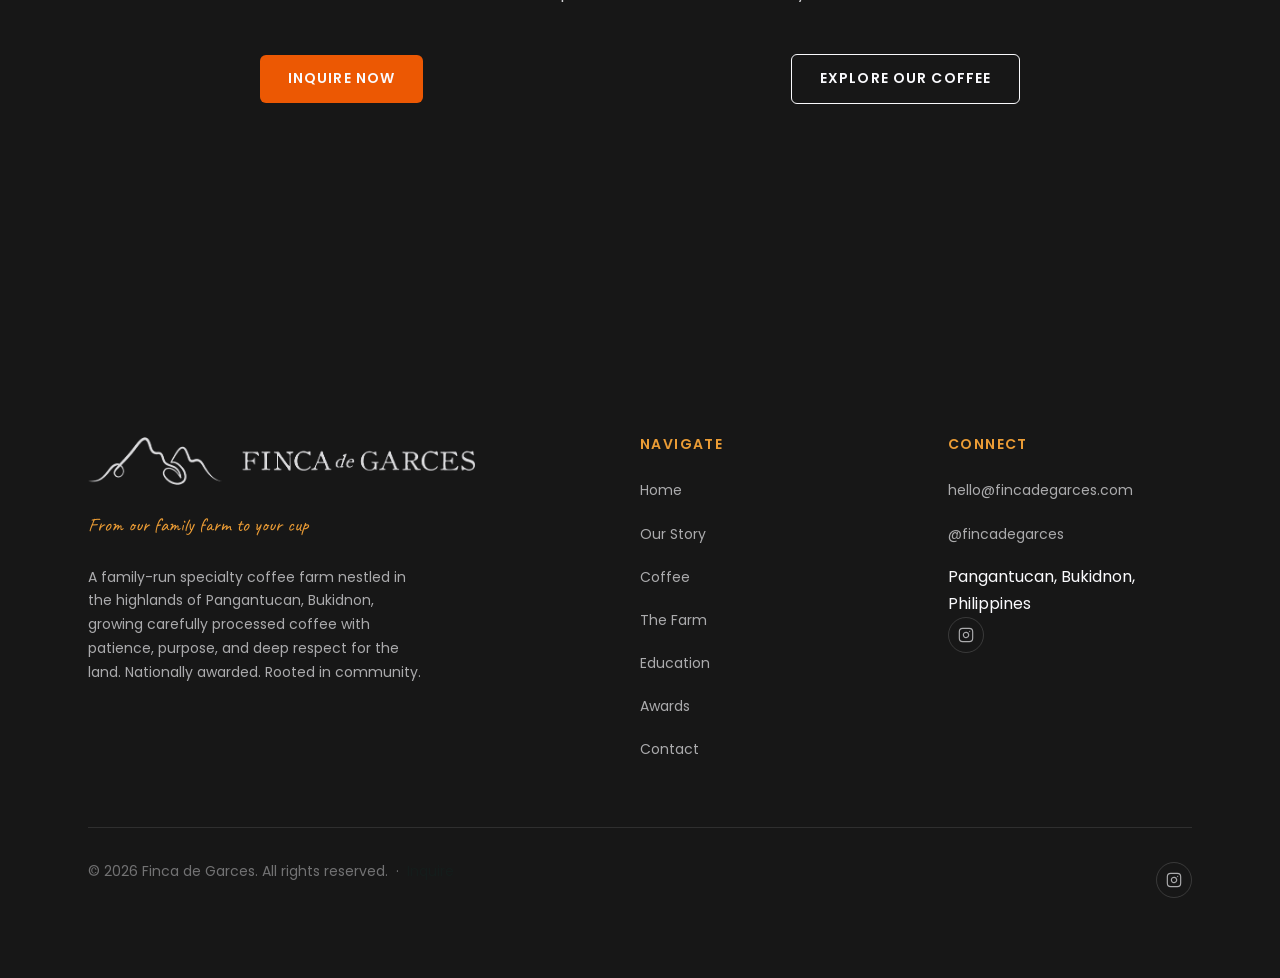
<file: our-story.html>
<!DOCTYPE html>
<html lang="en">
<head>
  <meta charset="UTF-8">
  <meta name="viewport" content="width=device-width, initial-scale=1.0">
  <meta http-equiv="X-UA-Compatible" content="IE=edge">
  <title>Our Story — Finca de Garces | Highland Coffee, Bukidnon</title>
  <meta name="description" content="Born during the pandemic as an act of faith, Finca de Garces grew from a family's survival project into a nationally awarded specialty coffee farm in Bukidnon.">

  <!-- Favicons -->
  <link rel="icon" href="favicon.ico" sizes="any">
  <link rel="icon" type="image/png" sizes="32x32" href="favicon-32.png">
  <link rel="icon" type="image/png" sizes="16x16" href="favicon-16.png">
  <link rel="apple-touch-icon" href="apple-touch-icon.png">

  <!-- Open Graph -->
  <meta property="og:title" content="Our Story — Finca de Garces | Highland Coffee, Bukidnon">
  <meta property="og:description" content="Born during the pandemic as an act of faith, Finca de Garces grew from a family's survival project into a nationally awarded specialty coffee farm in Bukidnon.">
  <meta property="og:type" content="website">
  <meta property="og:url" content="https://fincadegarces.com/our-story.html">
  <meta property="og:image" content="https://fincadegarces.com/assets/img/og-cover.jpg">
  <meta property="og:image:width" content="1200">
  <meta property="og:image:height" content="630">

  <!-- Twitter Card -->
  <meta name="twitter:card" content="summary_large_image">
  <meta name="twitter:title" content="Our Story — Finca de Garces | Highland Coffee, Bukidnon">
  <meta name="twitter:description" content="Born during the pandemic as an act of faith, Finca de Garces grew from a family's survival project into a nationally awarded specialty coffee farm in Bukidnon.">
  <meta name="twitter:image" content="https://fincadegarces.com/assets/img/og-cover.jpg">

  <!-- Canonical -->
  <link rel="canonical" href="https://fincadegarces.com/our-story.html">

  <!-- JSON-LD Organization + Breadcrumb Schema -->
  <script type="application/ld+json">
  {
    "@context": "https://schema.org",
    "@graph": [
      {
        "@type": ["LocalBusiness", "CoffeeShop"],
        "name": "Finca de Garces",
        "url": "https://fincadegarces.com/",
        "sameAs": [
          "https://instagram.com/fincadegarces"
        ],
        "address": {
          "@type": "PostalAddress",
          "addressLocality": "New Eden, Pangantucan",
          "addressRegion": "Bukidnon",
          "addressCountry": "Philippines"
        },
        "foundingDate": "2020",
        "description": "Family-run specialty coffee farm founded in 2020 in Barangay New Eden, Pangantucan, Bukidnon, Philippines. Highland grown, carefully processed specialty coffee — green beans, roasted, and seedlings.",
        "image": "https://fincadegarces.com/assets/img/og-cover.jpg"
      },
      {
        "@type": "BreadcrumbList",
        "itemListElement": [
          {
            "@type": "ListItem",
            "position": 1,
            "name": "Home",
            "item": "https://fincadegarces.com/"
          },
          {
            "@type": "ListItem",
            "position": 2,
            "name": "Our Story",
            "item": "https://fincadegarces.com/our-story.html"
          }
        ]
      }
    ]
  }
  </script>

  <!-- Google Fonts preconnect -->
  <link rel="preconnect" href="https://fonts.googleapis.com">
  <link rel="preconnect" href="https://fonts.gstatic.com" crossorigin>

  <!-- Stylesheet (Google Fonts imported within) -->
  <link rel="stylesheet" href="css/styles.css">

  <!-- Our Story page-specific styles -->
  <style>
    /* Story block layout — 2-col on desktop */
    .story-block {
      display: grid;
      gap: clamp(3rem, 6vw, 6rem);
      align-items: center;
    }

    @media (min-width: 768px) {
      .story-block--img-right {
        grid-template-columns: 1fr 1fr;
      }

      .story-block--img-left {
        grid-template-columns: 1fr 1fr;
      }

      .story-block--img-left .story-block__media {
        order: -1;
      }
    }

    .story-block__text {
      max-width: 60ch;
    }

    .story-block__text .text-eyebrow {
      margin-bottom: var(--space-3);
      display: block;
    }

    .story-block__text h2 {
      margin-bottom: var(--space-5);
    }

    .story-block__text p {
      margin-bottom: 1.25em;
      line-height: 1.75;
    }

    .story-block__text p:last-of-type {
      margin-bottom: 0;
    }

    /* Image placeholder sized for story blocks */
    .story-block__media .img-placeholder {
      width: 100%;
      aspect-ratio: 4/3;
      border-radius: var(--radius-card);
    }

    /* Pull-quote — full-width centred between story blocks */
    .pull-quote-wrap {
      padding-block: clamp(2.5rem, 5vw, 4.5rem);
    }

    .pull-quote {
      font-family: var(--font-display);
      font-size: clamp(1.4rem, 2.5vw, 2rem);
      line-height: 1.3;
      color: var(--color-canopy);
      border-left: 3px solid var(--color-gold);
      padding-left: var(--space-5);
      margin: 0 auto;
      max-width: 62ch;
    }

    /* Page hero override — slightly taller to breathe */
    .page-hero--story {
      padding-top: calc(var(--header-height) + clamp(3rem, 8vw, 6rem));
      padding-bottom: clamp(3.5rem, 8vw, 7rem);
    }

    .page-hero--story h1 {
      max-width: 22ch;
      margin-bottom: var(--space-5);
    }

    .page-hero--story .text-lead {
      max-width: 58ch;
    }

    /* Closing CTA band */
    .story-cta {
      text-align: center;
    }

    .story-cta p {
      margin-inline: auto;
      opacity: 0.82;
      margin-bottom: var(--space-6);
    }

    .story-cta .btn {
      margin-inline: auto;
    }

    /* Light section separators */
    .story-section {
      padding-block: clamp(4rem, 9vw, 8rem);
    }

    .story-section + .story-section {
      border-top: 1px solid rgba(23, 23, 23, 0.07);
    }
  </style>
</head>
<body>

  <!-- ── HEADER ──────────────────────────────────────────────────────────── -->
  <header class="site-header" role="banner">
    <div class="container">

      <!-- Logo -->
      <a href="index.html" class="site-logo" aria-label="Finca de Garces — return to home">
        <img src="assets/logo/logo-horizontal-roast.png" alt="Finca de Garces" width="855" height="106">
      </a>

      <!-- Primary navigation -->
      <nav class="site-nav" id="site-nav" aria-label="Primary navigation">
        <ul class="site-nav__list" role="list">
          <li><a href="index.html" class="site-nav__link">Home</a></li>
          <li><a href="our-story.html" class="site-nav__link active" aria-current="page">Our Story</a></li>
          <li><a href="coffee.html" class="site-nav__link">Coffee</a></li>
          <li><a href="farm.html" class="site-nav__link">The Farm</a></li>
          <li><a href="education.html" class="site-nav__link">Education</a></li>
          <li><a href="awards.html" class="site-nav__link">Awards</a></li>
          <li><a href="contact.html" class="site-nav__link">Contact</a></li>
        </ul>
        <a href="contact.html" class="btn btn--primary">Inquire Now</a>
      </nav>

      <!-- Mobile hamburger toggle -->
      <button
        class="nav-toggle"
        type="button"
        aria-expanded="false"
        aria-controls="site-nav"
        aria-label="Toggle navigation menu"
      >
        <span class="nav-toggle__bar"></span>
        <span class="nav-toggle__bar"></span>
        <span class="nav-toggle__bar"></span>
      </button>

    </div>

    <!-- Mobile nav overlay -->
    <div class="nav-overlay" id="nav-overlay" aria-hidden="true"></div>
  </header>

  <!-- ── MAIN CONTENT ────────────────────────────────────────────────────── -->
  <main id="main-content">

    <!-- ── PAGE HERO (roast bg) ───────────────────────────────────────────── -->
    <section class="page-hero page-hero--story section--inverse" aria-labelledby="story-hero-heading">
      <div class="container">
        <p class="text-eyebrow reveal">Our Story</p>
        <h1 id="story-hero-heading" class="reveal reveal--delay-1">Born of Resilience.<br>Rooted in Purpose.</h1>
        <p class="text-lead reveal reveal--delay-2">
          When uncertainty closed every other door, one family turned to the only certainty they knew&mdash;the land beneath their feet and the faith that something worthy could grow from it. This is how Finca de Garces began, and this is how it grows still: slowly, honestly, and with deep care for every hand along the way.
        </p>
      </div>
    </section>

    <!-- ── STORY SECTION 1: Pandemic Origin ──────────────────────────────── -->
    <section class="story-section" aria-labelledby="origin-heading">
      <div class="container">
        <div class="story-block story-block--img-right">

          <!-- Text -->
          <div class="story-block__text reveal">
            <span class="text-eyebrow">Where it began</span>
            <h2 id="origin-heading">A Seed Planted in Uncertainty</h2>
            <!-- TODO: confirm founder names with client (Lito & Gemma Garces, per public reporting) -->
            <p>
              Founded in 2020 by Lito and Gemma Garces, Finca de Garces began not as a grand vision, but as a quiet response to uncertainty. In the middle of the pandemic, when the future felt unstable and unpredictable, it started as a simple project &mdash; a survival plan in case the world stood still longer than expected. With little experience and no clear roadmap, the family took a step into coffee farming on the slopes of Mt. Kalatungan, learning everything from the ground up.
            </p>
            <p>
              The early days were far from easy. There were failed attempts, wasted effort, and moments where giving up felt like the more practical choice. But instead of walking away, they chose to stay.
            </p>
          </div>

          <!-- Image -->
          <div class="story-block__media reveal reveal--delay-1">
            <picture>
              <source srcset="assets/img/highland-misty-field.webp" type="image/webp">
              <img src="assets/img/highland-misty-field.jpg" alt="The misty highland slopes of Mt. Kalatungan where Finca de Garces took root during the pandemic" width="1920" height="1280" fetchpriority="high" decoding="async">
            </picture>
          </div>

        </div><!-- /.story-block -->
      </div><!-- /.container -->
    </section>

    <!-- ── PULL QUOTE 1 ───────────────────────────────────────────────────── -->
    <div class="pull-quote-wrap" aria-hidden="false">
      <div class="container">
        <blockquote class="pull-quote reveal">
          &ldquo;Coffee was no longer just a fallback plan; it became a craft &mdash; a calling that required intention, care, and commitment.&rdquo;
        </blockquote>
      </div>
    </div>

    <!-- ── STORY SECTION 2: Research & Patience ──────────────────────────── -->
    <section class="story-section" aria-labelledby="research-heading">
      <div class="container">
        <div class="story-block story-block--img-left">

          <!-- Image -->
          <div class="story-block__media reveal">
            <picture>
              <source srcset="assets/img/hand-sorting.webp" type="image/webp">
              <img src="assets/img/hand-sorting.jpg" alt="Careful study of coffee processing and cupping at Finca de Garces" width="900" height="600" loading="lazy" decoding="async">
            </picture>
          </div>

          <!-- Text -->
          <div class="story-block__text reveal reveal--delay-1">
            <span class="text-eyebrow">The learning years</span>
            <h2 id="research-heading">Not Rushed. Only Refined.</h2>
            <p>
              Through continuous research, experimentation, and patience, small signs of progress began to appear. What once felt like trial and error slowly turned into understanding. The land responded. The process made sense. And what started as a necessity began to evolve into something more meaningful. Coffee was no longer just a fallback plan; it became a craft &mdash; a calling that required intention, care, and commitment.
            </p>
          </div>

        </div><!-- /.story-block -->
      </div><!-- /.container -->
    </section>

    <!-- ── STORY SECTION 3: Going All In ─────────────────────────────────── -->
    <section class="story-section" aria-labelledby="allin-heading">
      <div class="container">
        <div class="story-block story-block--img-right">

          <!-- Text -->
          <div class="story-block__text reveal">
            <span class="text-eyebrow">The commitment</span>
            <h2 id="allin-heading">Everything Into the Land</h2>
            <p>
              With that shift, the family made a decision to go all in. They expanded the farm, hired members of the local community, and nurtured more seedlings with a renewed sense of purpose. Every step forward was grounded in the same values that carried them through the beginning: resilience, patience, and a deep respect for the process.
            </p>
          </div>

          <!-- Image -->
          <div class="story-block__media reveal reveal--delay-1">
            <picture>
              <source srcset="assets/img/coffee-field-rows.webp" type="image/webp">
              <img src="assets/img/coffee-field-rows.jpg" alt="Rows of coffee across the expanding Finca de Garces farm in the Bukidnon highlands" width="1920" height="1280" loading="lazy" decoding="async">
            </picture>
          </div>

        </div><!-- /.story-block -->
      </div><!-- /.container -->
    </section>

    <!-- ── PULL QUOTE 2 ───────────────────────────────────────────────────── -->
    <div class="pull-quote-wrap" aria-hidden="false">
      <div class="container">
        <blockquote class="pull-quote reveal">
          &ldquo;Every harvest carries the weight of its journey, and every cup reflects a belief that when something is built with care, it becomes a story worth sharing beyond borders.&rdquo;
        </blockquote>
      </div>
    </div>

    <!-- ── STORY SECTION 4: Indigenous Community Wisdom ──────────────────── -->
    <section class="story-section" aria-labelledby="community-heading">
      <div class="container">
        <div class="story-block story-block--img-left">

          <!-- Image -->
          <div class="story-block__media reveal">
            <picture>
              <source srcset="assets/img/highland-terraces.webp" type="image/webp">
              <img src="assets/img/highland-terraces.jpg" alt="The terraced highland slopes of the Mt. Kalatungan range, cared for by its communities for generations" width="853" height="1280" loading="lazy" decoding="async">
            </picture>
          </div>

          <!-- Text -->
          <div class="story-block__text reveal reveal--delay-1">
            <span class="text-eyebrow">Learning together</span>
            <h2 id="community-heading">The Knowledge the Mountain Already Held</h2>
            <p>
              Backed by the support and wisdom of indigenous communities, Finca de Garces grew not just in size but in identity &mdash; a family-run endeavor built on hard lessons, shared knowledge, and steady growth.
            </p>
          </div>

        </div><!-- /.story-block -->
      </div><!-- /.container -->
    </section>

    <!-- ── STORY SECTION 5: Stewardship Today ────────────────────────────── -->
    <section class="story-section" aria-labelledby="stewardship-heading">
      <div class="container">
        <div class="story-block story-block--img-right">

          <!-- Text -->
          <div class="story-block__text reveal">
            <span class="text-eyebrow">How we farm today</span>
            <h2 id="stewardship-heading">Stewarded, Not Just Grown</h2>
            <p>
              Their approach to farming goes beyond production. It is rooted in sustainability, regenerative practices, and a deep respect for the natural habitat that sustains their craft. They believe in giving back to the land just as much as they give to people &mdash; nurturing the soil, preserving the ecosystem, and ensuring that every harvest contributes to the future of the land, not just the present. This commitment reflects a mindset that coffee is not simply grown, but stewarded with care and responsibility.
            </p>
          </div>

          <!-- Image -->
          <div class="story-block__media reveal reveal--delay-1">
            <picture>
              <source srcset="assets/img/highland-hills-lush.webp" type="image/webp">
              <img src="assets/img/highland-hills-lush.jpg" alt="Sustainable regenerative farming practices at Finca de Garces, Bukidnon highlands" width="1280" height="853" loading="lazy" decoding="async">
            </picture>
          </div>

        </div><!-- /.story-block -->
      </div><!-- /.container -->
    </section>

    <!-- ── PULL QUOTE 3 ───────────────────────────────────────────────────── -->
    <div class="pull-quote-wrap" aria-hidden="false">
      <div class="container">
        <blockquote class="pull-quote reveal">
          &ldquo;Coffee is not simply grown, but stewarded with care and responsibility.&rdquo;
        </blockquote>
      </div>
    </div>

    <!-- ── STORY SECTION 6: Recognition & Forward ────────────────────────── -->
    <section class="story-section" aria-labelledby="recognition-heading">
      <div class="container">
        <div class="story-block story-block--img-left">

          <!-- Image -->
          <div class="story-block__media reveal">
            <picture>
              <source srcset="assets/img/farmer-with-harvest.webp" type="image/webp">
              <img src="assets/img/farmer-with-harvest.jpg" alt="A Finca de Garces farmer with a harvest of specialty coffee, Bukidnon highlands" width="853" height="1280" loading="lazy" decoding="async">
            </picture>
          </div>

          <!-- Text -->
          <div class="story-block__text reveal reveal--delay-1">
            <span class="text-eyebrow">Recognized &amp; still growing</span>
            <h2 id="recognition-heading">The Cup That Started a Conversation</h2>
            <p>
              Today, Finca de Garces stands as more than a coffee farm. It represents a way of doing things differently. While their coffee is produced at scale, it is never rushed. Every bean is given the time, care, and attention it deserves, proving that growth does not have to come at the expense of quality. Beyond cultivation, the family is deeply committed to education &mdash; sharing their knowledge with fellow coffee farmers and enthusiasts who are equally passionate about the craft. Their dedication has been recognized on the national stage through three consecutive years at the Philippine Coffee Quality Competition &mdash; Best Arabica and Best Natural Processed Arabica in 2023, and the country&rsquo;s Top 1 Arabica Estate Farm in 2025 &mdash; a testament to the excellence that comes from persistence and discipline.
            </p>
            <!-- Awards verified from public reporting (Good Cup PH; SunStar). Confirm full details with client. -->
            <p>
              Yet even as they reach new heights, they remain grounded. Grounded in their values, their culture, and their identity as a family. Grounded excellence defines who they are, no matter how high the elevation of their farms or how far their coffee travels. What began as a survival plan is now a growing movement to bring Filipino coffee to the world stage, carrying with it a story of resilience, stewardship, and purpose.
            </p>
            <p>
              <a href="awards.html" class="btn btn--ghost">See the Awards</a>
            </p>
          </div>

        </div><!-- /.story-block -->
      </div><!-- /.container -->
    </section>

    <!-- ── CLOSING CTA BAND (roast bg) ───────────────────────────────────── -->
    <section class="section section--inverse story-cta" aria-labelledby="story-cta-heading">
      <div class="container cta-band">
        <p class="text-script">become part of this story</p>
        <h2 id="story-cta-heading">This is not just coffee, this is something meaningful.</h2>
        <p>
          Whether you are a specialty roaster searching for a source you can believe in, a caf&eacute; owner who wants provenance on every pour, a fellow farmer ready to grow with someone who has walked this road&mdash;or simply a person who cares about the story behind the cup: we would love to hear from you.
        </p>
        <div class="flex flex--center" style="justify-content: center; gap: var(--space-4); flex-wrap: wrap;">
          <a href="contact.html" class="btn btn--primary">Inquire Now</a>
          <a href="coffee.html" class="btn btn--ghost-light">Explore Our Coffee</a>
        </div>
      </div>
    </section>

  </main><!-- /#main-content -->

  <!-- ── FOOTER ──────────────────────────────────────────────────────────── -->
  <footer class="site-footer" role="contentinfo">
    <div class="container">

      <div class="site-footer__grid">

        <!-- Col 1: Brand -->
        <div class="site-footer__brand">
          <a href="index.html" class="site-logo" aria-label="Finca de Garces — return to home">
            <img src="assets/logo/logo-horizontal-cream.png" alt="Finca de Garces" width="855" height="106">
          </a>
          <p class="site-footer__tagline">From our family farm to your cup</p>
          <p class="site-footer__desc">
            A family-run specialty coffee farm nestled in the highlands of Pangantucan, Bukidnon, growing carefully processed coffee with patience, purpose, and deep respect for the land. Nationally awarded. Rooted in community.
          </p>
        </div>

        <!-- Col 2: Navigate -->
        <div class="site-footer__col">
          <h4>Navigate</h4>
          <ul class="site-footer__links" role="list">
            <li><a href="index.html">Home</a></li>
            <li><a href="our-story.html">Our Story</a></li>
            <li><a href="coffee.html">Coffee</a></li>
            <li><a href="farm.html">The Farm</a></li>
            <li><a href="education.html">Education</a></li>
            <li><a href="awards.html">Awards</a></li>
            <li><a href="contact.html">Contact</a></li>
          </ul>
        </div>

        <!-- Col 3: Connect -->
        <div class="site-footer__col">
          <h4>Connect</h4>
          <ul class="site-footer__links" role="list">
            <li>
              <!-- TODO: confirm email address with client -->
              <a href="mailto:hello@fincadegarces.com" aria-label="Email Finca de Garces">
                hello@fincadegarces.com
              </a>
            </li>
            <li>
              <a
                href="https://instagram.com/fincadegarces"
                target="_blank"
                rel="noopener noreferrer"
                aria-label="Follow @fincadegarces on Instagram"
              >
                @fincadegarces
              </a>
            </li>
            <li>
              <span>Pangantucan, Bukidnon, Philippines</span>
            </li>
          </ul>

          <!-- Social links -->
          <nav class="social-links" aria-label="Social media links">
            <a
              href="https://instagram.com/fincadegarces"
              target="_blank"
              rel="noopener noreferrer"
              aria-label="Follow @fincadegarces on Instagram"
            >
              <!-- Instagram SVG icon -->
              <svg
                xmlns="http://www.w3.org/2000/svg"
                viewBox="0 0 24 24"
                width="16"
                height="16"
                fill="none"
                stroke="currentColor"
                stroke-width="1.75"
                stroke-linecap="round"
                stroke-linejoin="round"
                aria-hidden="true"
                focusable="false"
              >
                <rect x="2" y="2" width="20" height="20" rx="5" ry="5"></rect>
                <path d="M16 11.37A4 4 0 1 1 12.63 8 4 4 0 0 1 16 11.37z"></path>
                <line x1="17.5" y1="6.5" x2="17.51" y2="6.5"></line>
              </svg>
            </a>
          </nav>
        </div>

      </div><!-- /.site-footer__grid -->

      <!-- Footer bottom row -->
      <div class="site-footer__bottom">
        <p class="site-footer__legal">
          &copy; 2026 Finca de Garces. All rights reserved.
          &nbsp;&middot;&nbsp;
          <a href="contact.html" class="site-footer__legal">Inquire</a>
        </p>

        <!-- Social links repeated in bottom row -->
        <nav class="social-links" aria-label="Social media links footer">
          <a
            href="https://instagram.com/fincadegarces"
            target="_blank"
            rel="noopener noreferrer"
            aria-label="Follow @fincadegarces on Instagram"
          >
            <svg
              xmlns="http://www.w3.org/2000/svg"
              viewBox="0 0 24 24"
              width="16"
              height="16"
              fill="none"
              stroke="currentColor"
              stroke-width="1.75"
              stroke-linecap="round"
              stroke-linejoin="round"
              aria-hidden="true"
              focusable="false"
            >
              <rect x="2" y="2" width="20" height="20" rx="5" ry="5"></rect>
              <path d="M16 11.37A4 4 0 1 1 12.63 8 4 4 0 0 1 16 11.37z"></path>
              <line x1="17.5" y1="6.5" x2="17.51" y2="6.5"></line>
            </svg>
          </a>
        </nav>
      </div><!-- /.site-footer__bottom -->

    </div><!-- /.container -->
  </footer>

  <script src="js/main.js" defer></script>
</body>
</html>
</file>
<file: css/styles.css>
/* ── 1. GOOGLE FONTS ─────────────────────────────────────────────────────── */
@import url('https://fonts.googleapis.com/css2?family=Sorts+Mill+Goudy:ital@0;1&family=Caveat:wght@400;700&family=Poppins:wght@400;500;600;700&display=swap');

/* ── 2. CUSTOM PROPERTIES ────────────────────────────────────────────────── */
:root {
  /* Color tokens */
  --color-roast:   #171717;
  --color-cream:   #FAFAFD;
  --color-canopy:  #0A3C30;
  --color-field:   #346233;
  --color-sienna:  #BD3010;
  --color-clay:    #EC5803;
  --color-gold:    #EB9C35;

  /* Semantic */
  --bg:            var(--color-cream);
  --bg-inverse:    var(--color-roast);
  --text:          var(--color-roast);
  --text-inverse:  var(--color-cream);
  --accent:        var(--color-canopy);
  --accent-warm:   var(--color-clay);
  --accent-gold:   var(--color-gold);

  /* Fonts */
  --font-display: "Sorts Mill Goudy", "EB Garamond", Georgia, serif;
  --font-script:  "Caveat", cursive;
  --font-body:    "Poppins", system-ui, sans-serif;

  /* Fluid type scale */
  --fs-hero:   clamp(2.5rem, 6vw, 5rem);
  --fs-h1:     clamp(2rem, 4.5vw, 3.5rem);
  --fs-h2:     clamp(1.5rem, 3vw, 2.25rem);
  --fs-h3:     clamp(1.25rem, 2vw, 1.5rem);
  --fs-body:   clamp(1rem, 1.1vw, 1.125rem);
  --fs-small:  0.875rem;

  /* Spacing scale */
  --space-1: 0.25rem;
  --space-2: 0.5rem;
  --space-3: 1rem;
  --space-4: 1.5rem;
  --space-5: 2rem;
  --space-6: 3rem;
  --space-7: 4rem;
  --space-8: 6rem;

  /* Layout */
  --container-max:   1200px;
  --text-measure:    68ch;
  --section-pad:     clamp(4rem, 10vw, 9rem);
  --radius-card:     6px;
  --transition-base: 350ms ease-out;
  --transition-slow: 600ms ease-out;

  /* Header */
  --header-height: 72px;
}

/* ── 3. RESET / BASE ─────────────────────────────────────────────────────── */
*, *::before, *::after {
  box-sizing: border-box;
  margin: 0;
  padding: 0;
}

html {
  scroll-behavior: smooth;
  font-size: 100%;
}

body {
  font-family: var(--font-body);
  background: var(--bg);
  color: var(--text);
  line-height: 1.7;
  font-size: var(--fs-body);
  -webkit-font-smoothing: antialiased;
}

img {
  max-width: 100%;
  height: auto;
  display: block;
}

a {
  color: var(--accent);
  text-decoration: none;
  transition: color var(--transition-base);
}

a:hover {
  color: var(--accent-warm);
}

ul, ol {
  list-style: none;
}

button {
  cursor: pointer;
  border: none;
  background: none;
  font-family: inherit;
}

/* ── 4. ACCESSIBILITY ────────────────────────────────────────────────────── */
:focus-visible {
  outline: 3px solid var(--accent-warm);
  outline-offset: 3px;
  border-radius: 2px;
}

:focus:not(:focus-visible) {
  outline: none;
}

.sr-only {
  position: absolute;
  width: 1px;
  height: 1px;
  overflow: hidden;
  clip: rect(0, 0, 0, 0);
  white-space: nowrap;
}

@media (prefers-reduced-motion: reduce) {
  *, *::before, *::after {
    animation-duration: 0.01ms !important;
    animation-iteration-count: 1 !important;
    transition-duration: 0.01ms !important;
  }
  html {
    scroll-behavior: auto;
  }
}

/* ── 5. TYPOGRAPHY ───────────────────────────────────────────────────────── */
h1, h2, h3, h4 {
  font-family: var(--font-display);
  line-height: 1.1;
  color: var(--text);
  font-weight: 400;
}

h1 { font-size: var(--fs-h1); }
h2 { font-size: var(--fs-h2); }
h3 { font-size: var(--fs-h3); }

p {
  max-width: var(--text-measure);
  line-height: 1.7;
  margin-bottom: 1.25em;
}

p:last-child {
  margin-bottom: 0;
}

.text-display {
  font-family: var(--font-display);
  font-size: var(--fs-hero);
  line-height: 1.08;
}

.text-script {
  font-family: var(--font-script);
  font-size: clamp(1.25rem, 2.5vw, 1.75rem);
  color: var(--accent);
  line-height: 1.4;
}

.text-eyebrow {
  font-family: var(--font-body);
  font-size: var(--fs-small);
  font-weight: 600;
  letter-spacing: 0.12em;
  text-transform: uppercase;
  color: var(--accent);
}

.text-lead {
  font-size: clamp(1.1rem, 1.5vw, 1.3rem);
  line-height: 1.65;
  font-weight: 400;
}

/* Smaller lead — used in offering section sub-intros */
.text-lead-sm {
  font-size: clamp(1rem, 1.2vw, 1.15rem);
  line-height: 1.6;
  font-weight: 500;
  color: var(--color-canopy);
}

/* Constrain a block of text to the comfortable reading measure */
.text-measure {
  margin-inline: auto;
  max-width: var(--text-measure);
}

.pull-quote {
  font-family: var(--font-display);
  font-size: clamp(1.4rem, 2.5vw, 2rem);
  line-height: 1.25;
  color: var(--color-canopy);
  border-left: 3px solid var(--color-gold);
  padding-left: var(--space-5);
  margin: var(--space-7) 0;
}

/* ── 6. LAYOUT UTILITIES ─────────────────────────────────────────────────── */
.container {
  width: 100%;
  max-width: var(--container-max);
  margin-inline: auto;
  padding-inline: clamp(1.25rem, 5vw, 3rem);
}

.section {
  padding-block: var(--section-pad);
}

.section--inverse {
  background: var(--bg-inverse);
  color: var(--text-inverse);
}

.section--inverse h1,
.section--inverse h2,
.section--inverse h3,
.section--inverse .text-eyebrow {
  color: var(--text-inverse);
}

.section--inverse .text-eyebrow {
  color: var(--color-gold);
}

.section--inverse .pull-quote {
  color: var(--color-cream);
  border-color: var(--color-gold);
}

.section--canopy {
  background: var(--color-canopy);
  color: var(--text-inverse);
}

.section--canopy h1,
.section--canopy h2,
.section--canopy h3 {
  color: var(--text-inverse);
}

.section--canopy .text-eyebrow {
  color: var(--color-gold);
}

.grid {
  display: grid;
  gap: var(--space-6);
}

.grid--3 {
  grid-template-columns: repeat(auto-fit, minmax(min(280px, 100%), 1fr));
}

.grid--2 {
  grid-template-columns: repeat(auto-fit, minmax(min(360px, 100%), 1fr));
}

.flex {
  display: flex;
  gap: var(--space-4);
}

.flex--center {
  align-items: center;
}

.flex--between {
  justify-content: space-between;
}

.text-center {
  text-align: center;
}

.stack {
  display: flex;
  flex-direction: column;
  gap: var(--space-4);
}

.stack--sm {
  gap: var(--space-3);
}

/* ── 7. BUTTONS ──────────────────────────────────────────────────────────── */
.btn {
  display: inline-flex;
  align-items: center;
  gap: var(--space-2);
  padding: 0.875em 2em;
  border-radius: var(--radius-card);
  font-family: var(--font-body);
  font-size: var(--fs-small);
  font-weight: 600;
  letter-spacing: 0.08em;
  text-transform: uppercase;
  transition:
    background var(--transition-base),
    color var(--transition-base),
    border-color var(--transition-base),
    transform var(--transition-base);
}

.btn:hover {
  transform: translateY(-1px);
}

.btn--primary {
  background: var(--accent-warm);
  color: var(--color-cream);
}

.btn--primary:hover {
  background: var(--color-sienna);
  color: var(--color-cream);
}

.btn--ghost {
  background: transparent;
  color: var(--accent);
  border: 1.5px solid var(--accent);
}

.btn--ghost:hover {
  background: var(--accent);
  color: var(--color-cream);
}

.btn--ghost-light {
  background: transparent;
  color: var(--color-cream);
  border: 1.5px solid var(--color-cream);
}

.btn--ghost-light:hover {
  background: var(--color-cream);
  color: var(--color-roast);
}

.btn--gold {
  background: var(--color-gold);
  color: var(--color-roast);
}

.btn--gold:hover {
  background: var(--accent-warm);
  color: var(--color-cream);
}

/* ── 8. HEADER / NAV ─────────────────────────────────────────────────────── */
.site-header {
  position: sticky;
  top: 0;
  z-index: 100;
  background: var(--color-cream);
  border-bottom: 1px solid rgba(23, 23, 23, 0.08);
  height: var(--header-height);
  display: flex;
  align-items: center;
  transition: box-shadow var(--transition-base);
}

.site-header.scrolled {
  box-shadow: 0 2px 20px rgba(23, 23, 23, 0.08);
}

.site-header .container {
  display: flex;
  align-items: center;
  justify-content: space-between;
  width: 100%;
  max-width: var(--container-max);
  margin-inline: auto;
  padding-inline: clamp(1.25rem, 5vw, 3rem);
}

.site-logo {
  display: flex;
  align-items: center;
  flex-shrink: 0;
}

.site-logo img,
.site-logo svg {
  height: 48px;
  width: auto;
  /* Never let the wide horizontal lockup overflow narrow viewports;
     object-fit keeps it undistorted, shrinking proportionally when capped. */
  max-width: 68vw;
  object-fit: contain;
  object-position: left center;
}

/* Slightly smaller logo in the header so the full nav has room before the hamburger breakpoint */
.site-header .site-logo img {
  height: 40px;
}

.site-nav {
  display: flex;
  align-items: center;
  gap: var(--space-5);
}

.site-nav__list {
  display: flex;
  align-items: center;
  gap: var(--space-4);
}

.site-nav__link {
  font-family: var(--font-body);
  font-size: var(--fs-small);
  font-weight: 500;
  letter-spacing: 0.04em;
  color: var(--color-roast);
  position: relative;
  padding-block: 0.25em;
  white-space: nowrap;
  transition: color var(--transition-base);
}

.site-nav__link::after {
  content: '';
  position: absolute;
  bottom: 0;
  left: 0;
  width: 0;
  height: 1.5px;
  background: var(--accent-warm);
  transition: width var(--transition-base);
}

.site-nav__link:hover,
.site-nav__link.active {
  color: var(--accent-warm);
}

.site-nav__link:hover::after,
.site-nav__link.active::after {
  width: 100%;
}

.nav-toggle {
  display: none;
  flex-direction: column;
  gap: 5px;
  padding: var(--space-2);
  z-index: 101;
}

.nav-toggle__bar {
  width: 24px;
  height: 2px;
  background: var(--color-roast);
  border-radius: 2px;
  transition: all var(--transition-base);
}

.nav-toggle[aria-expanded="true"] .nav-toggle__bar:nth-child(1) {
  transform: translateY(7px) rotate(45deg);
}

.nav-toggle[aria-expanded="true"] .nav-toggle__bar:nth-child(2) {
  opacity: 0;
}

.nav-toggle[aria-expanded="true"] .nav-toggle__bar:nth-child(3) {
  transform: translateY(-7px) rotate(-45deg);
}

@media (max-width: 1240px) {
  .nav-toggle {
    display: flex;
  }

  .site-nav {
    position: fixed;
    inset: 0;
    background: var(--color-cream);
    flex-direction: column;
    justify-content: center;
    align-items: center;
    gap: var(--space-6);
    transform: translateX(100%);
    transition: transform var(--transition-slow);
    z-index: 100;
  }

  .site-nav.open {
    transform: translateX(0);
  }

  .site-nav__list {
    flex-direction: column;
    gap: var(--space-5);
    text-align: center;
  }

  .site-nav__link {
    font-size: 1.25rem;
  }
}

/* ── 9. HERO ─────────────────────────────────────────────────────────────── */
.hero {
  position: relative;
  min-height: clamp(560px, 90vh, 960px);
  display: flex;
  align-items: flex-end;
  overflow: hidden;
}

.hero__media {
  position: absolute;
  inset: 0;
  z-index: 0;
}

.hero__media img {
  width: 100%;
  height: 100%;
  object-fit: cover;
}

.hero__scrim {
  position: absolute;
  inset: 0;
  background: linear-gradient(
    to top,
    rgba(23, 23, 23, 0.82) 0%,
    rgba(23, 23, 23, 0.3) 50%,
    rgba(23, 23, 23, 0.05) 100%
  );
  z-index: 1;
}

.hero__content {
  position: relative;
  z-index: 2;
  padding-bottom: clamp(3rem, 8vw, 6rem);
  width: 100%;
  max-width: var(--container-max);
  margin-inline: auto;
  padding-inline: clamp(1.25rem, 5vw, 3rem);
}

.hero__eyebrow {
  color: var(--color-gold);
  margin-bottom: var(--space-3);
}

.hero__title {
  font-family: var(--font-display);
  font-size: var(--fs-hero);
  color: var(--color-cream);
  line-height: 1.08;
  margin-bottom: var(--space-4);
  max-width: 16ch;
}

.hero__tagline {
  font-family: var(--font-script);
  font-size: clamp(1.2rem, 2.5vw, 1.75rem);
  color: var(--color-gold);
  margin-bottom: var(--space-6);
}

.hero__cta {
  display: flex;
  gap: var(--space-4);
  flex-wrap: wrap;
}

.hero--inner {
  min-height: clamp(300px, 50vh, 480px);
  align-items: flex-end;
  padding-top: var(--header-height);
}

.hero--inner .hero__title {
  font-size: var(--fs-h1);
  max-width: 24ch;
}

/* ── 10. CARDS ───────────────────────────────────────────────────────────── */
.card {
  background: var(--color-cream);
  border-radius: var(--radius-card);
  overflow: hidden;
  border: 1px solid rgba(23, 23, 23, 0.08);
  transition:
    transform var(--transition-base),
    box-shadow var(--transition-base);
}

.card:hover {
  transform: translateY(-4px);
  box-shadow: 0 12px 40px rgba(23, 23, 23, 0.1);
}

.card__media {
  aspect-ratio: 4/3;
  overflow: hidden;
}

.card__media img {
  width: 100%;
  height: 100%;
  object-fit: cover;
  transition: transform var(--transition-slow);
}

.card:hover .card__media img {
  transform: scale(1.04);
}

.card__body {
  padding: var(--space-5);
}

.card__eyebrow {
  display: block;
  margin-bottom: var(--space-3);
}

.card__title {
  font-family: var(--font-display);
  font-size: var(--fs-h3);
  margin-bottom: var(--space-3);
}

.card__text {
  font-size: var(--fs-small);
  line-height: 1.65;
  color: rgba(23, 23, 23, 0.75);
  margin-bottom: var(--space-4);
}

.card--specimen {
  border: none;
  background: transparent;
}

.card--specimen .card__body {
  padding: var(--space-4) 0;
}

.card--award {
  display: flex;
  gap: var(--space-4);
  align-items: flex-start;
  padding: var(--space-5);
  border-radius: var(--radius-card);
  border: 1px solid rgba(235, 156, 53, 0.25);
  background: rgba(235, 156, 53, 0.04);
}

.award-badge {
  width: 56px;
  height: 56px;
  flex-shrink: 0;
  background: var(--color-gold);
  border-radius: 50%;
  display: flex;
  align-items: center;
  justify-content: center;
  color: var(--color-roast);
}

/* ── 11. DIVIDER & DECORATIVE ────────────────────────────────────────────── */
.divider {
  height: 1px;
  background: rgba(23, 23, 23, 0.1);
  margin-block: var(--space-6);
}

.divider--gold {
  background: rgba(235, 156, 53, 0.3);
}

.mountain-line {
  width: 100%;
  max-width: 600px;
  opacity: 0.06;
  display: block;
  margin-inline: auto;
}

.section-header {
  margin-bottom: var(--space-7);
}

.section-header .text-script {
  margin-bottom: var(--space-2);
}

.section-header h2 {
  margin-bottom: var(--space-4);
}

.section-header p {
  opacity: 0.8;
}

/* ── 12. VALUES STRIP ────────────────────────────────────────────────────── */
.values-grid {
  display: grid;
  grid-template-columns: 1fr;
  gap: var(--space-5);
}

@media (min-width: 560px) {
  .values-grid {
    grid-template-columns: repeat(2, 1fr);
  }
}

@media (min-width: 900px) {
  /* 6 values in a balanced 3 + 3, never an orphaned 4 + 2 */
  .values-grid {
    grid-template-columns: repeat(3, 1fr);
  }
}

.value-item {
  text-align: center;
  padding: var(--space-5) var(--space-4);
}

.value-item__icon {
  width: 48px;
  height: 48px;
  margin: 0 auto var(--space-3);
  color: var(--color-gold);
}

.value-item__name {
  font-family: var(--font-display);
  font-size: var(--fs-h3);
  margin-bottom: var(--space-2);
}

.value-item__desc {
  font-size: var(--fs-small);
  line-height: 1.6;
  opacity: 0.75;
}

/* ── 13. PROCESS STEPS ───────────────────────────────────────────────────── */
.process-steps {
  display: grid;
  gap: var(--space-5);
}

.process-step {
  display: grid;
  grid-template-columns: auto 1fr;
  gap: var(--space-4);
  align-items: start;
}

.process-step__num {
  font-family: var(--font-display);
  font-size: clamp(2.5rem, 5vw, 4rem);
  color: var(--color-gold);
  line-height: 1;
  opacity: 0.4;
  flex-shrink: 0;
  min-width: 3rem;
  text-align: right;
}

.process-step__content h3 {
  margin-bottom: var(--space-2);
}

.process-step__content p {
  font-size: var(--fs-small);
  opacity: 0.8;
  max-width: 55ch;
}

@media (min-width: 768px) {
  .process-steps {
    grid-template-columns: 1fr 1fr;
  }
}

/* ── 14. CONTACT FORM ────────────────────────────────────────────────────── */
.form {
  display: flex;
  flex-direction: column;
  gap: var(--space-4);
}

.form__row {
  display: grid;
  gap: var(--space-4);
}

@media (min-width: 640px) {
  .form__row--2 {
    grid-template-columns: 1fr 1fr;
  }
}

.form-group {
  display: flex;
  flex-direction: column;
  gap: var(--space-2);
}

.form-group label {
  font-size: var(--fs-small);
  font-weight: 600;
  letter-spacing: 0.04em;
  color: var(--text);
}

.form-group input,
.form-group select,
.form-group textarea {
  width: 100%;
  padding: 0.875em 1em;
  border: 1.5px solid rgba(23, 23, 23, 0.2);
  border-radius: var(--radius-card);
  background: var(--color-cream);
  color: var(--text);
  font-family: var(--font-body);
  font-size: var(--fs-body);
  transition: border-color var(--transition-base);
}

.form-group input:focus,
.form-group select:focus,
.form-group textarea:focus {
  outline: none;
  border-color: var(--accent);
}

.form-group textarea {
  min-height: 140px;
  resize: vertical;
}

.form-group--inverse input,
.form-group--inverse select,
.form-group--inverse textarea {
  background: rgba(250, 250, 253, 0.05);
  border-color: rgba(250, 250, 253, 0.2);
  color: var(--color-cream);
}

.form-group--inverse input:focus,
.form-group--inverse select:focus,
.form-group--inverse textarea:focus {
  border-color: var(--color-gold);
}

.form__error {
  font-size: var(--fs-small);
  color: var(--color-sienna);
  display: none;
}

.form__error.visible {
  display: block;
}

.form-feedback {
  padding: var(--space-4);
  border-radius: var(--radius-card);
  font-size: var(--fs-small);
  display: none;
}

.form-feedback.success {
  display: block;
  background: rgba(10, 60, 48, 0.08);
  border: 1px solid var(--color-canopy);
  color: var(--color-canopy);
}

.form-feedback.error {
  display: block;
  background: rgba(189, 48, 16, 0.08);
  border: 1px solid var(--color-sienna);
  color: var(--color-sienna);
}

/* ── 15. STORY SECTIONS ──────────────────────────────────────────────────── */
.story-block {
  display: grid;
  gap: clamp(3rem, 6vw, 6rem);
  align-items: center;
}

/* Specimen / offering layout: image + body side by side */
.story-block__media {
  border-radius: var(--radius-card);
  overflow: hidden;
}

.story-block__media img,
.story-block__media .img-placeholder {
  width: 100%;
  height: 100%;
  display: block;
  object-fit: cover;
}

.story-block__body {
  display: flex;
  flex-direction: column;
  gap: var(--space-4);
}

.story-block__body p {
  margin-bottom: 0;
}

.story-block__body .btn {
  align-self: flex-start;
  margin-top: var(--space-2);
}

.story-block__text p {
  margin-bottom: 1.25em;
}

@media (min-width: 768px) {
  .story-block--img-right {
    grid-template-columns: 1fr 1fr;
  }

  /* Two-column: image left, body right (default) */
  .story-block:not(.story-block--reverse) {
    grid-template-columns: 1fr 1fr;
  }

  /* Two-column: body left, image right */
  .story-block--reverse {
    grid-template-columns: 1fr 1fr;
  }

  .story-block--reverse .story-block__body {
    order: -1;
  }
}

.story-img {
  border-radius: var(--radius-card);
  overflow: hidden;
  aspect-ratio: 4/3;
}

.story-img img {
  width: 100%;
  height: 100%;
  object-fit: cover;
}

/* ── 16. CTA BAND ────────────────────────────────────────────────────────── */
.cta-band {
  text-align: center;
  padding-block: var(--section-pad);
}

.cta-band h2 {
  margin-bottom: var(--space-3);
  color: inherit;
}

.cta-band p {
  margin-inline: auto;
  margin-bottom: var(--space-6);
  opacity: 0.85;
}

.cta-band .btn {
  margin-inline: auto;
}

/* ── 17. FOOTER ──────────────────────────────────────────────────────────── */
.site-footer {
  background: var(--bg-inverse);
  color: var(--text-inverse);
  padding-block: clamp(3rem, 6vw, 5rem);
}

.site-footer__grid {
  display: grid;
  gap: var(--space-7);
  margin-bottom: var(--space-7);
}

@media (min-width: 768px) {
  .site-footer__grid {
    grid-template-columns: 2fr 1fr 1fr;
  }
}

.site-footer__brand .site-logo {
  margin-bottom: var(--space-4);
}

.site-footer__tagline {
  font-family: var(--font-script);
  font-size: 1.2rem;
  color: var(--color-gold);
  margin-bottom: var(--space-4);
}

.site-footer__desc {
  font-size: var(--fs-small);
  opacity: 0.65;
  line-height: 1.7;
  max-width: 38ch;
}

.site-footer__col h4 {
  font-family: var(--font-body);
  font-size: var(--fs-small);
  font-weight: 600;
  letter-spacing: 0.1em;
  text-transform: uppercase;
  color: var(--color-gold);
  margin-bottom: var(--space-4);
}

.site-footer__links {
  display: flex;
  flex-direction: column;
  gap: var(--space-3);
}

.site-footer__links a {
  font-size: var(--fs-small);
  color: rgba(250, 250, 253, 0.65);
  transition: color var(--transition-base);
}

.site-footer__links a:hover {
  color: var(--color-gold);
}

.site-footer__bottom {
  border-top: 1px solid rgba(250, 250, 253, 0.1);
  padding-top: var(--space-5);
  display: flex;
  justify-content: space-between;
  align-items: center;
  flex-wrap: wrap;
  gap: var(--space-3);
}

.site-footer__legal {
  font-size: var(--fs-small);
  opacity: 0.4;
}

.social-links {
  display: flex;
  gap: var(--space-3);
}

.social-links a {
  width: 36px;
  height: 36px;
  border: 1px solid rgba(250, 250, 253, 0.15);
  border-radius: 50%;
  display: flex;
  align-items: center;
  justify-content: center;
  color: rgba(250, 250, 253, 0.65);
  font-size: 0.85rem;
  transition: all var(--transition-base);
}

.social-links a:hover {
  border-color: var(--color-gold);
  color: var(--color-gold);
}

/* ── 18. PAGE HERO (inner pages) ─────────────────────────────────────────── */
.page-hero {
  padding-top: calc(var(--header-height) + clamp(2rem, 6vw, 5rem));
  padding-bottom: clamp(3rem, 7vw, 6rem);
  background: var(--bg-inverse);
}

.page-hero .text-eyebrow {
  color: var(--color-gold);
}

.page-hero h1 {
  color: var(--text-inverse);
}

.page-hero .text-lead {
  color: rgba(250, 250, 253, 0.8);
}

/* ── 19. SCROLL REVEAL ───────────────────────────────────────────────────── */
.reveal {
  opacity: 0;
  transform: translateY(28px);
  transition:
    opacity var(--transition-slow),
    transform var(--transition-slow);
}

.reveal.visible {
  opacity: 1;
  transform: translateY(0);
}

.reveal--delay-1 { transition-delay: 100ms; }
.reveal--delay-2 { transition-delay: 200ms; }
.reveal--delay-3 { transition-delay: 300ms; }

/* ── 20. LOCATION / CONTACT INFO ─────────────────────────────────────────── */
.contact-info {
  display: flex;
  flex-direction: column;
  gap: var(--space-4);
}

.contact-info__item {
  display: flex;
  gap: var(--space-3);
  align-items: flex-start;
}

.contact-info__icon {
  width: 20px;
  height: 20px;
  flex-shrink: 0;
  margin-top: 0.2em;
  color: var(--color-gold);
}

.contact-info__text {
  font-size: var(--fs-small);
  line-height: 1.6;
}

/* ── 21. AWARDS PAGE ─────────────────────────────────────────────────────── */
.awards-grid {
  display: grid;
  gap: var(--space-5);
}

@media (min-width: 640px) {
  .awards-grid {
    grid-template-columns: repeat(auto-fit, minmax(min(340px, 100%), 1fr));
  }
}

.award-year {
  font-size: var(--fs-small);
  color: var(--color-gold);
  font-weight: 600;
  letter-spacing: 0.08em;
  text-transform: uppercase;
  margin-bottom: var(--space-2);
}

.award-title {
  font-family: var(--font-display);
  font-size: var(--fs-h3);
  margin-bottom: var(--space-2);
}

.award-comp {
  font-size: var(--fs-small);
  opacity: 0.65;
}

/* ── 22. PLACEHOLDER IMAGES ──────────────────────────────────────────────── */
.img-placeholder {
  background: rgba(23, 23, 23, 0.06);
  display: flex;
  align-items: center;
  justify-content: center;
  color: rgba(23, 23, 23, 0.25);
  font-size: var(--fs-small);
  font-family: var(--font-body);
  aspect-ratio: inherit;
}

.img-placeholder--4-3  { aspect-ratio: 4/3; }
.img-placeholder--16-9 { aspect-ratio: 16/9; }
.img-placeholder--1-1  { aspect-ratio: 1; }
.img-placeholder--hero { aspect-ratio: 16/7; }

/* Taller variant for story-block images (closer to 3/4 portrait-ish) */
.img-placeholder--tall { aspect-ratio: 4/5; min-height: 320px; }

/* Tinted placeholder backgrounds — hint at the photo that belongs here */
.img-placeholder--roast { background: rgba(23, 23, 23, 0.10); }
.img-placeholder--warm  { background: rgba(236, 88, 3, 0.07); }
.img-placeholder--green { background: rgba(52, 98, 51, 0.08); }

/* ── 23. NAV OVERLAY BG ─────────────────────────────────────────────────── */
.nav-overlay {
  display: none;
  position: fixed;
  inset: 0;
  background: rgba(23, 23, 23, 0.5);
  z-index: 99;
}

.nav-overlay.active {
  display: block;
}

/* ── 24. FARM PAGE — PAGE HERO PHOTO VARIANT ────────────────────────────── */
/*
 * .page-hero is the inner-page hero base (§18).
 * .page-hero--roast overlays a full-bleed photo behind a dark roast scrim,
 * mirroring the home .hero technique at inner-page proportions.
 */
.page-hero--roast {
  position: relative;
  min-height: clamp(400px, 55vh, 640px);
  display: flex;
  align-items: flex-end;
  overflow: hidden;
  background: var(--color-roast);
  /* Override the padding-based approach from base .page-hero */
  padding-top: 0;
  padding-bottom: 0;
}

.page-hero--roast .hero__media {
  position: absolute;
  inset: 0;
  z-index: 0;
}

.page-hero--roast .hero__media img,
.page-hero--roast .hero__media .img-placeholder--hero {
  width: 100%;
  height: 100%;
  object-fit: cover;
  aspect-ratio: unset;
}

.page-hero--roast .hero__scrim {
  position: absolute;
  inset: 0;
  background: linear-gradient(
    to top,
    rgba(23, 23, 23, 0.88) 0%,
    rgba(23, 23, 23, 0.38) 55%,
    rgba(23, 23, 23, 0.08) 100%
  );
  z-index: 1;
}

.page-hero--roast .hero__content {
  position: relative;
  z-index: 2;
  padding-bottom: clamp(3rem, 8vw, 6rem);
  padding-top: calc(var(--header-height) + clamp(2rem, 5vw, 4rem));
  width: 100%;
  max-width: var(--container-max);
  margin-inline: auto;
  padding-inline: clamp(1.25rem, 5vw, 3rem);
}

.page-hero--roast .text-eyebrow {
  color: var(--color-gold);
}

.page-hero--roast h1 {
  color: var(--text-inverse);
}

.page-hero--roast .hero__tagline {
  color: var(--color-gold);
}

/* ── 25. FARM PAGE — PLACE SECTION ──────────────────────────────────────── */
.grid--place {
  align-items: start;
}

.place-img {
  border-radius: var(--radius-card);
  overflow: hidden;
}

.img-placeholder--3-4 {
  aspect-ratio: 3/4;
}

.place-details {
  margin-top: var(--space-6);
  border-top: 1px solid rgba(23, 23, 23, 0.1);
  padding-top: var(--space-5);
}

.place-details__list {
  display: grid;
  gap: var(--space-3);
}

.place-details__item {
  display: grid;
  grid-template-columns: 10ch 1fr;
  gap: var(--space-3);
  font-size: var(--fs-small);
  align-items: baseline;
}

.place-details__item dt {
  font-weight: 600;
  text-transform: uppercase;
  letter-spacing: 0.07em;
  color: var(--accent);
  line-height: 1.5;
}

.place-details__item dd {
  color: var(--text);
  line-height: 1.5;
}

/* ── 26. FARM PAGE — PULL QUOTE (figure/blockquote variant) ─────────────── */
.pull-quote {
  max-width: 72ch;
  margin-inline: auto;
  border-left: 3px solid var(--color-gold);
  padding-left: var(--space-6);
  padding-block: var(--space-4);
  margin-block: 0;
  /* Override the margin from the base .pull-quote rule */
}

.pull-quote__text {
  font-family: var(--font-display);
  font-size: clamp(1.4rem, 2.5vw, 2rem);
  line-height: 1.3;
  color: var(--color-canopy);
  max-width: 100%;
  margin-bottom: var(--space-4);
}

.pull-quote__attribution {
  display: block;
}

.section--pull-quote {
  background: var(--color-cream);
}

/* ── 27. FARM PAGE — PROCESS STEPS (expanded layout with media) ─────────── */
.section--process {
  background: var(--color-cream);
}

.section--process .process-steps {
  display: flex;
  flex-direction: column;
  gap: clamp(4rem, 8vw, 7rem);
}

/* Each step: block container (number on top, then body below) */
.section--process .process-step {
  display: block;
}

.process-step__marker {
  margin-bottom: var(--space-3);
}

.section--process .process-step__num {
  font-family: var(--font-display);
  font-size: clamp(3rem, 7vw, 5.5rem);
  color: var(--color-gold);
  opacity: 0.35;
  line-height: 1;
  display: block;
  /* Override the grid-based sizing from the base rule */
  min-width: unset;
  text-align: left;
}

/* Body: 2-col grid — text + image */
.process-step__body {
  display: grid;
  gap: var(--space-6);
  align-items: center;
}

@media (min-width: 768px) {
  .process-step__body {
    grid-template-columns: 1fr 1fr;
  }

  /* Alternate layout: image appears first (visually left) */
  .process-step--flip .process-step__body {
    direction: rtl;
  }

  .process-step--flip .process-step__body > * {
    direction: ltr;
  }
}

.process-step__title {
  font-family: var(--font-display);
  font-size: var(--fs-h3);
  margin-bottom: var(--space-3);
  color: var(--text);
}

.section--process .process-step__content p {
  font-size: var(--fs-body);
  opacity: 0.85;
  max-width: 52ch;
  margin-bottom: 1.2em;
}

.section--process .process-step__content p:last-child {
  margin-bottom: 0;
}

.process-step__media {
  border-radius: var(--radius-card);
  overflow: hidden;
}

/* ── 28. FARM PAGE — SUSTAINABILITY SECTION ──────────────────────────────── */
.sustainability-block h2 {
  margin-bottom: var(--space-6);
}

.sustainability-block .grid--2 {
  margin-bottom: var(--space-7);
}

.sustainability-block p {
  color: rgba(250, 250, 253, 0.82);
}

.sustain-pillars {
  display: grid;
  grid-template-columns: repeat(auto-fit, minmax(min(220px, 100%), 1fr));
  gap: var(--space-5);
  border-top: 1px solid rgba(250, 250, 253, 0.12);
  padding-top: var(--space-7);
}

.sustain-pillar {
  text-align: center;
  padding: var(--space-4);
}

.sustain-pillar__icon {
  width: 40px;
  height: 40px;
  margin: 0 auto var(--space-4);
  color: var(--color-gold);
}

.sustain-pillar__title {
  font-family: var(--font-display);
  font-size: var(--fs-h3);
  color: var(--text-inverse);
  margin-bottom: var(--space-3);
}

.sustain-pillar__text {
  font-size: var(--fs-small);
  color: rgba(250, 250, 253, 0.72);
  line-height: 1.65;
  max-width: 28ch;
  margin-inline: auto;
  margin-bottom: 0;
}

/* ── 29. FARM PAGE — LOCATION BLOCK ──────────────────────────────────────── */
.section--location {
  background: var(--color-cream);
}

.location-block {
  border: 1px solid rgba(23, 23, 23, 0.1);
  border-radius: var(--radius-card);
  overflow: hidden;
}

address {
  font-style: normal;
}

.location-address {
  padding: clamp(2rem, 5vw, 4rem);
}

.location-address__grid {
  display: grid;
  gap: var(--space-7);
}

@media (min-width: 640px) {
  .location-address__grid {
    grid-template-columns: 1fr 1fr;
  }
}

.location-address__label {
  font-family: var(--font-body);
  font-size: var(--fs-small);
  font-weight: 600;
  letter-spacing: 0.1em;
  text-transform: uppercase;
  color: var(--accent);
  margin-bottom: var(--space-5);
}

.location-address__list {
  display: flex;
  flex-direction: column;
  gap: var(--space-3);
}

/* Each <li> contains two <span> children: key + value */
.location-address__list li {
  display: grid;
  grid-template-columns: 12ch 1fr;
  gap: var(--space-3);
  font-size: var(--fs-small);
  align-items: baseline;
}

.location-address__key {
  font-weight: 600;
  color: rgba(23, 23, 23, 0.45);
  letter-spacing: 0.04em;
  text-transform: uppercase;
  font-size: 0.75rem;
  line-height: 1.5;
}

.location-address__val {
  color: var(--text);
  line-height: 1.5;
}

.location-address__val a {
  color: var(--accent);
}

.location-address__val a:hover {
  color: var(--accent-warm);
}

.location-note {
  margin-top: var(--space-5);
  font-size: var(--fs-small);
  color: rgba(23, 23, 23, 0.6);
  line-height: 1.65;
  border-top: 1px solid rgba(23, 23, 23, 0.08);
  padding-top: var(--space-4);
  max-width: 48ch;
  margin-bottom: 0;
}

/* ── 30. FARM PAGE — CTA BAND DUAL BUTTONS ───────────────────────────────── */
.cta-band__actions {
  display: flex;
  gap: var(--space-4);
  flex-wrap: wrap;
  justify-content: center;
  margin-top: var(--space-6);
}
</file>
